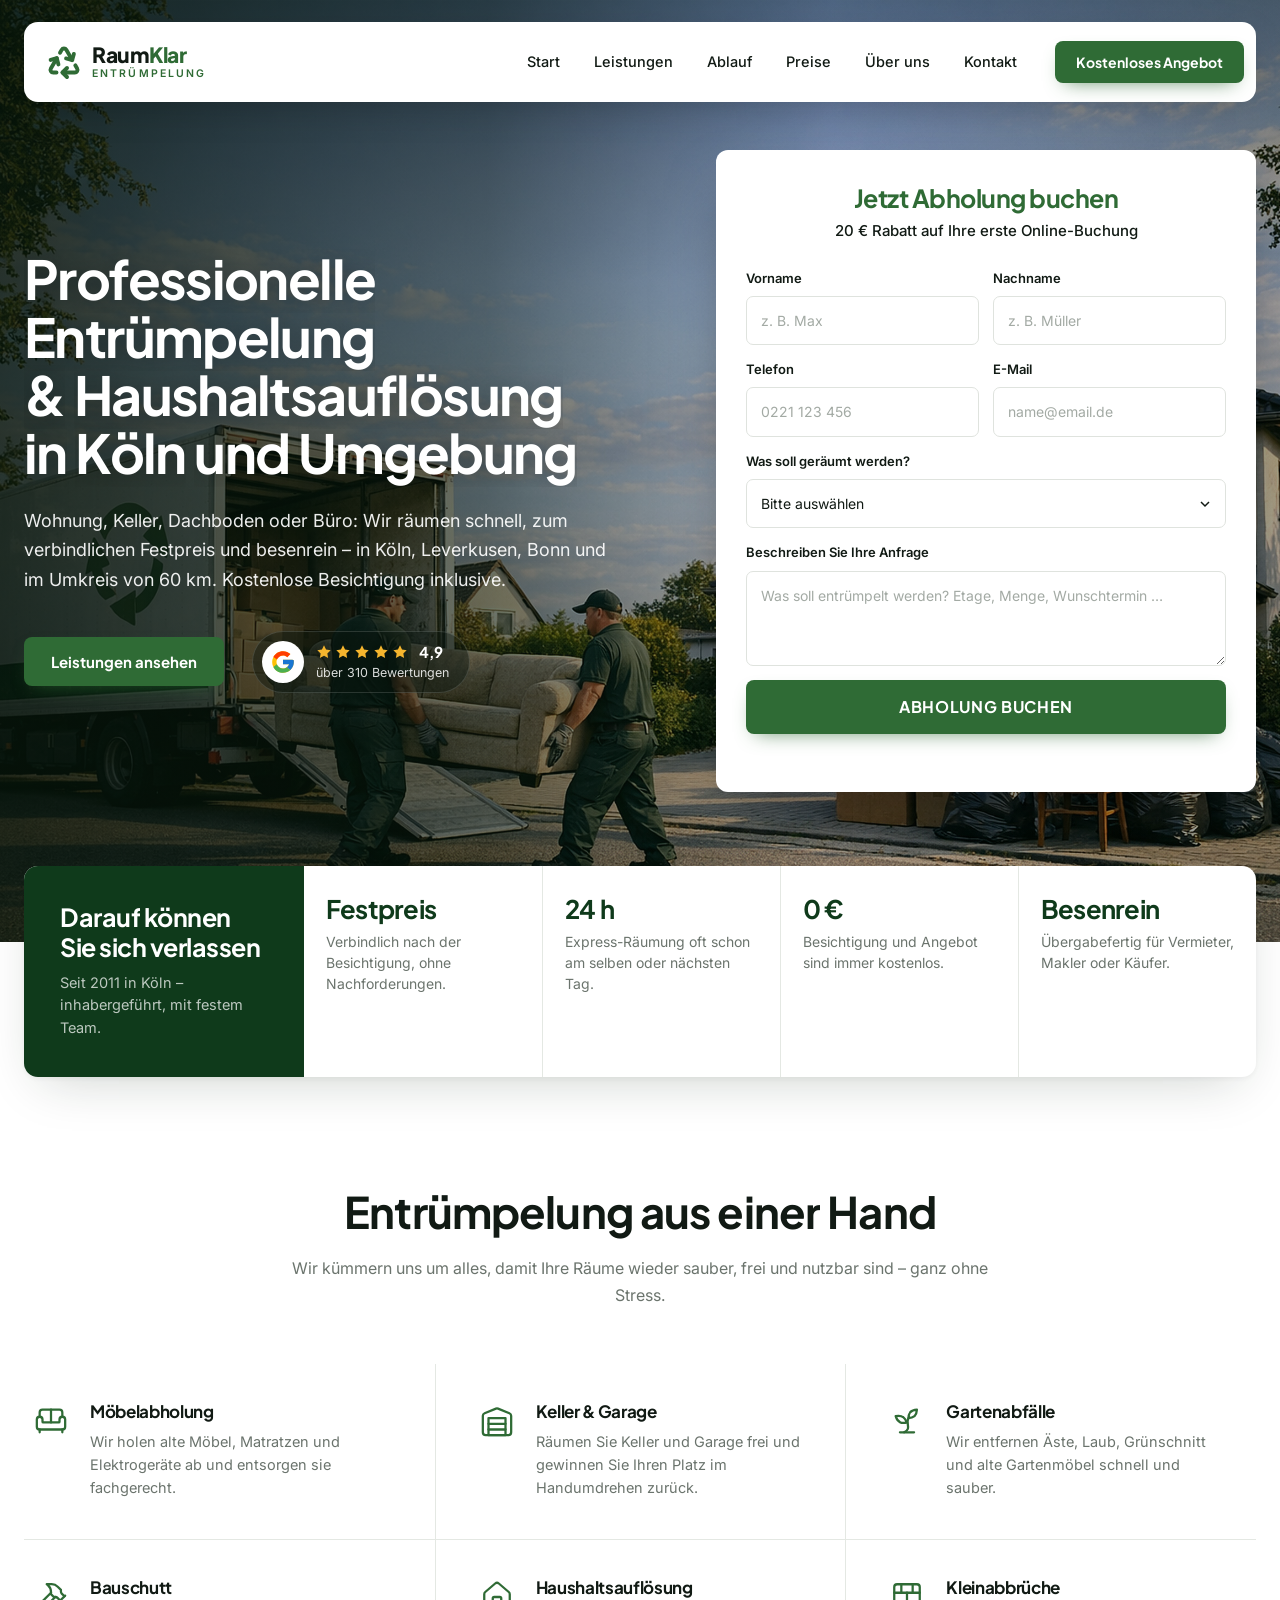
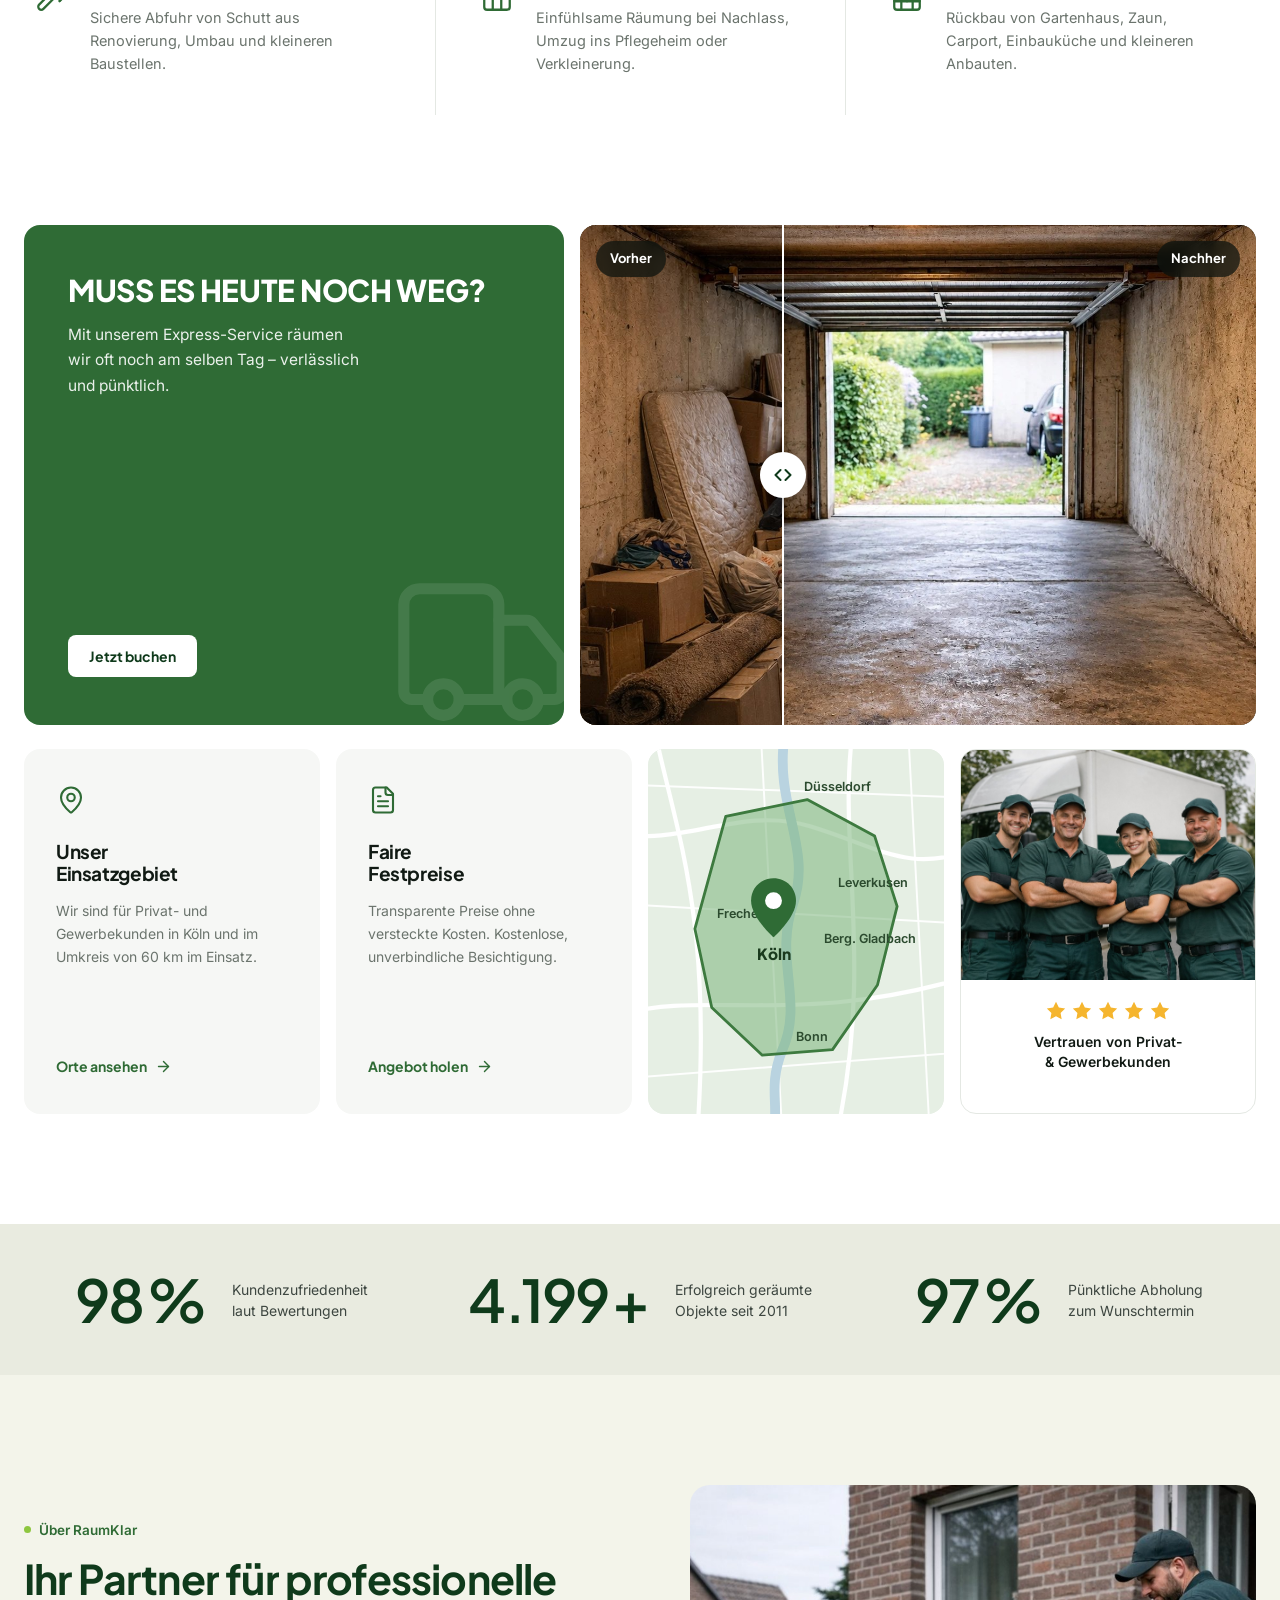
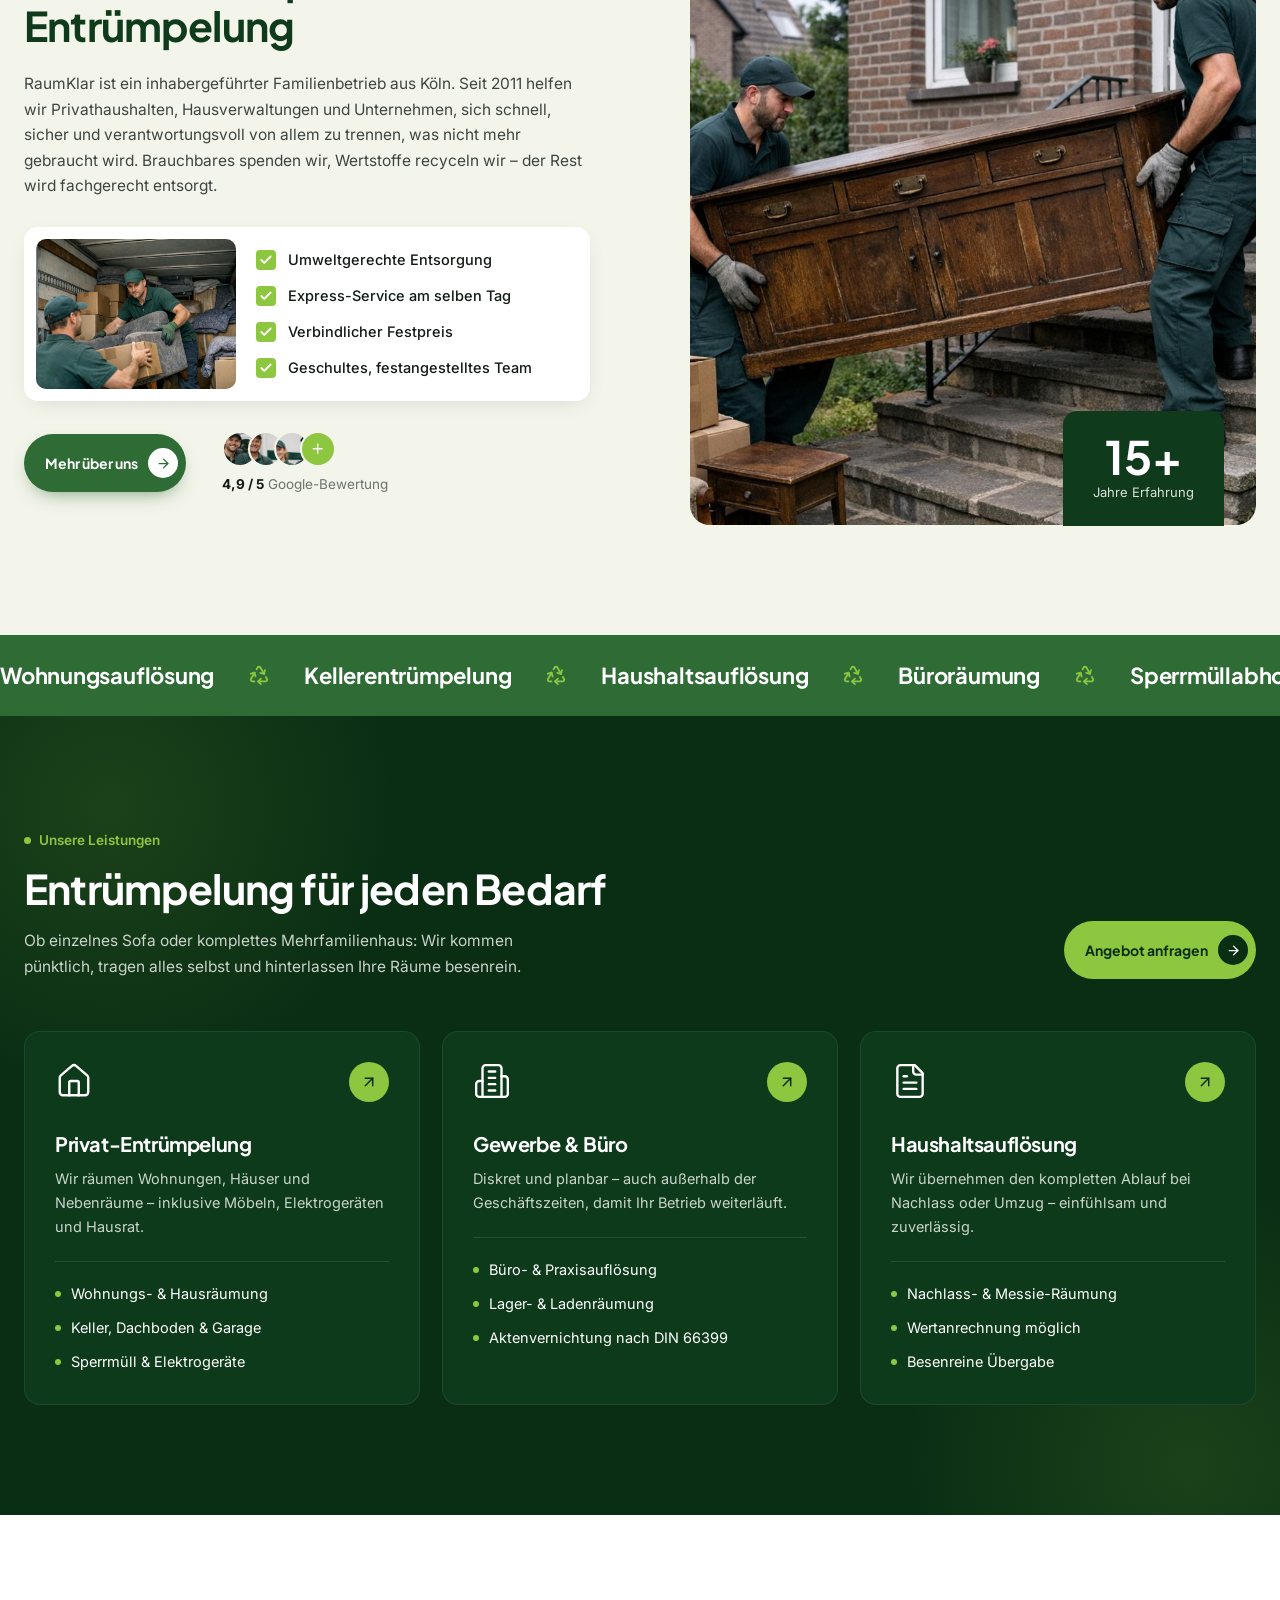
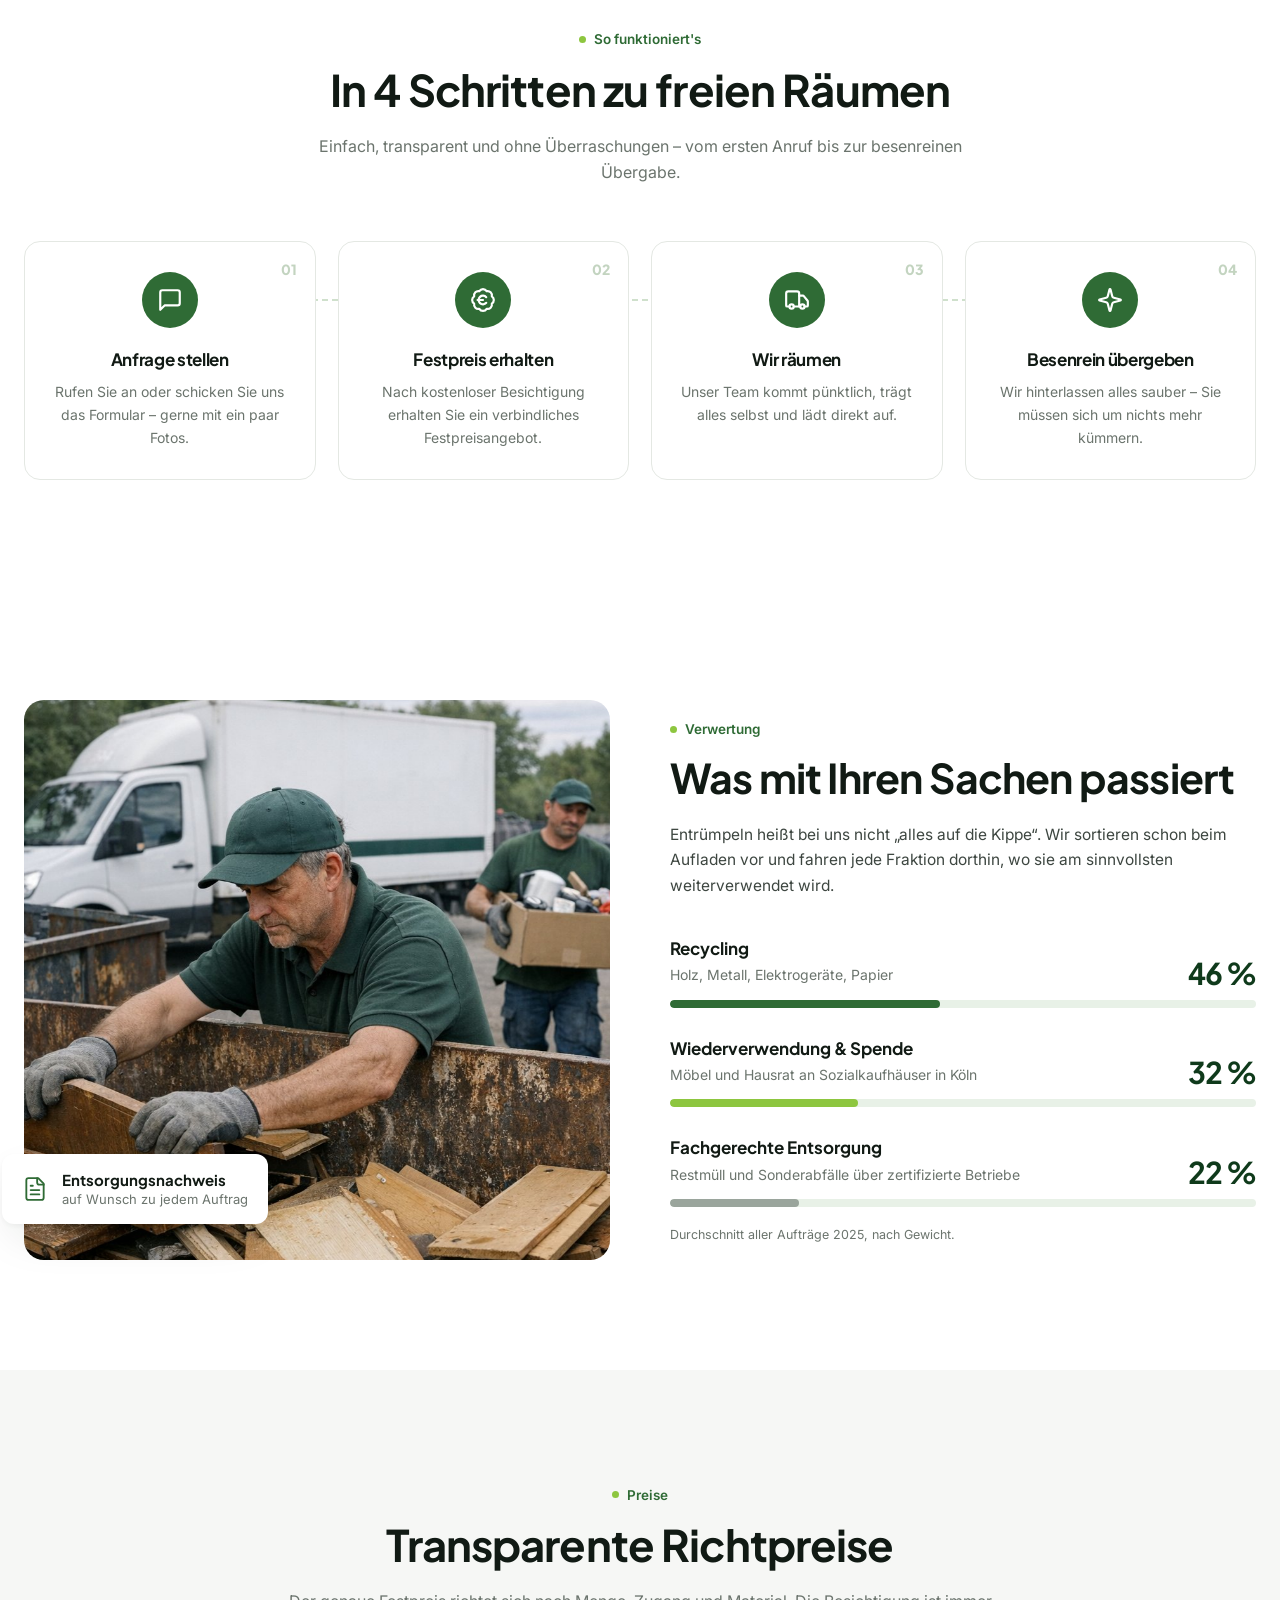
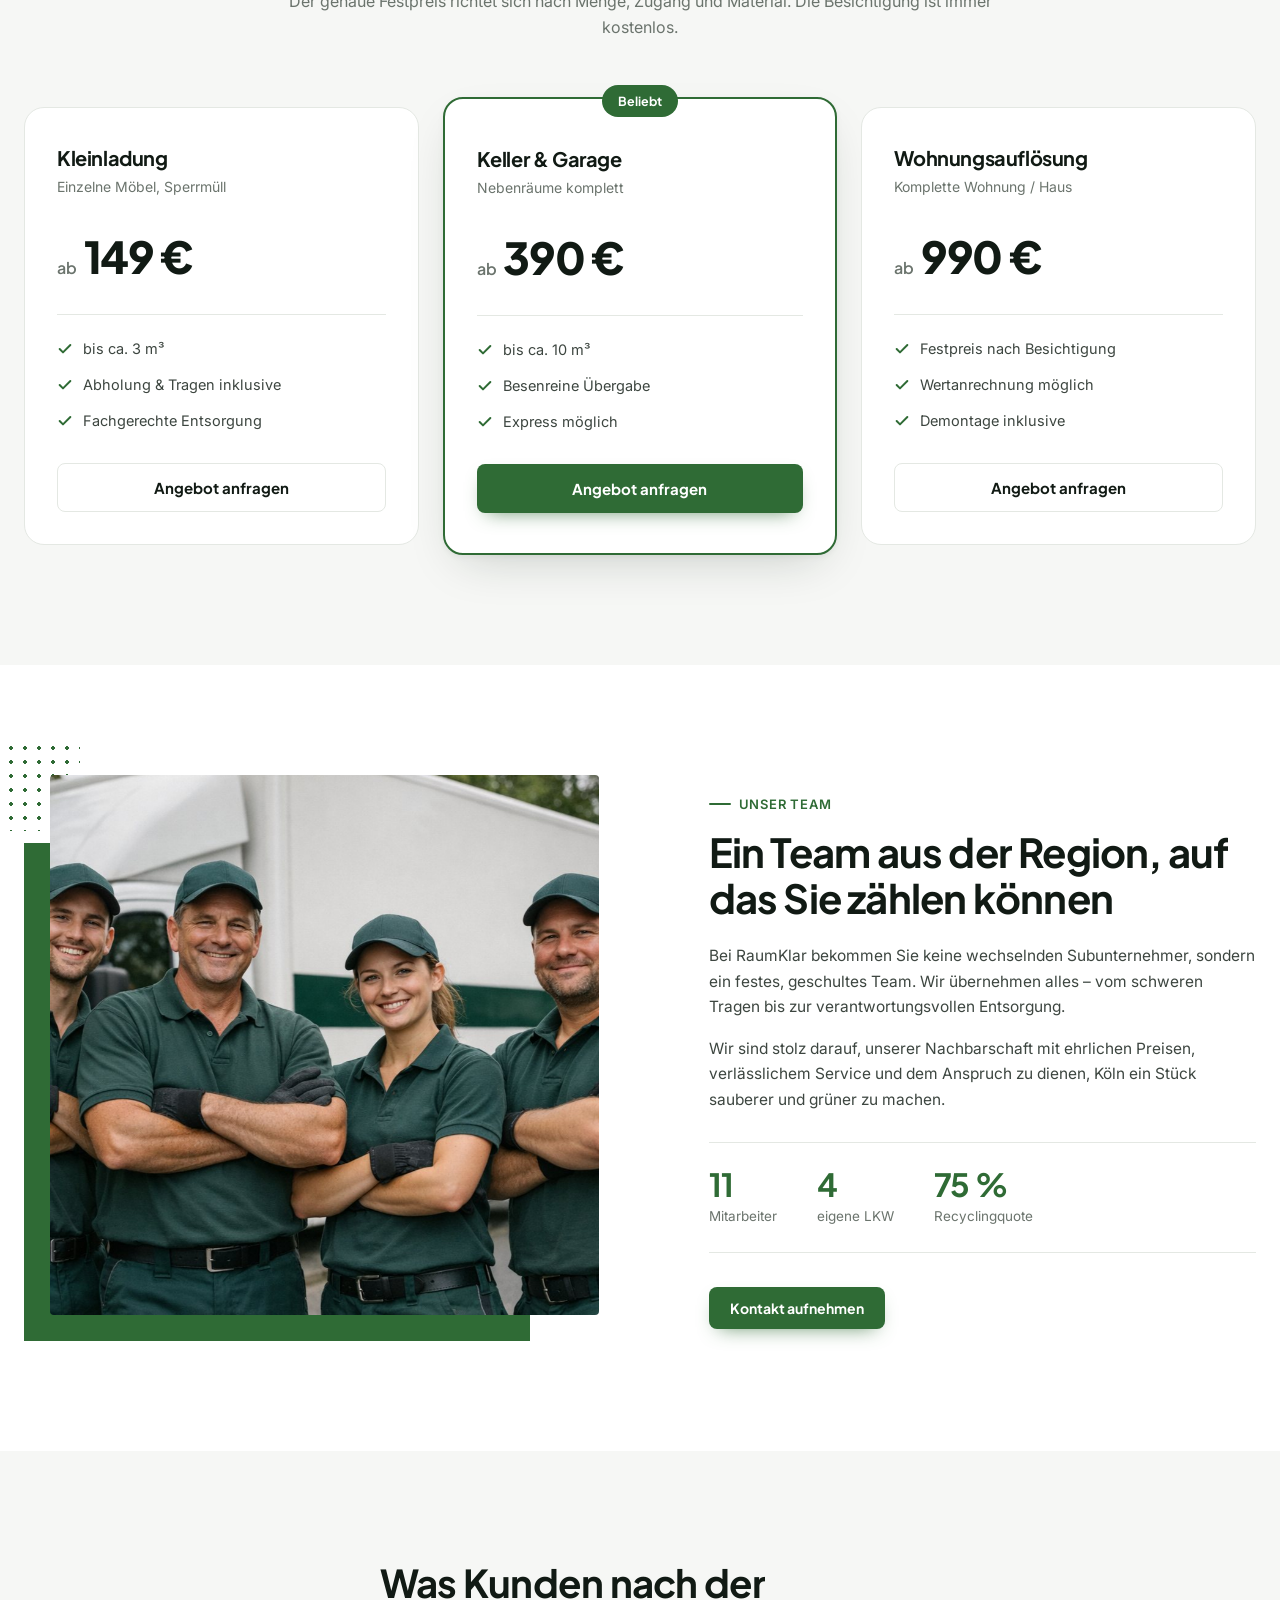
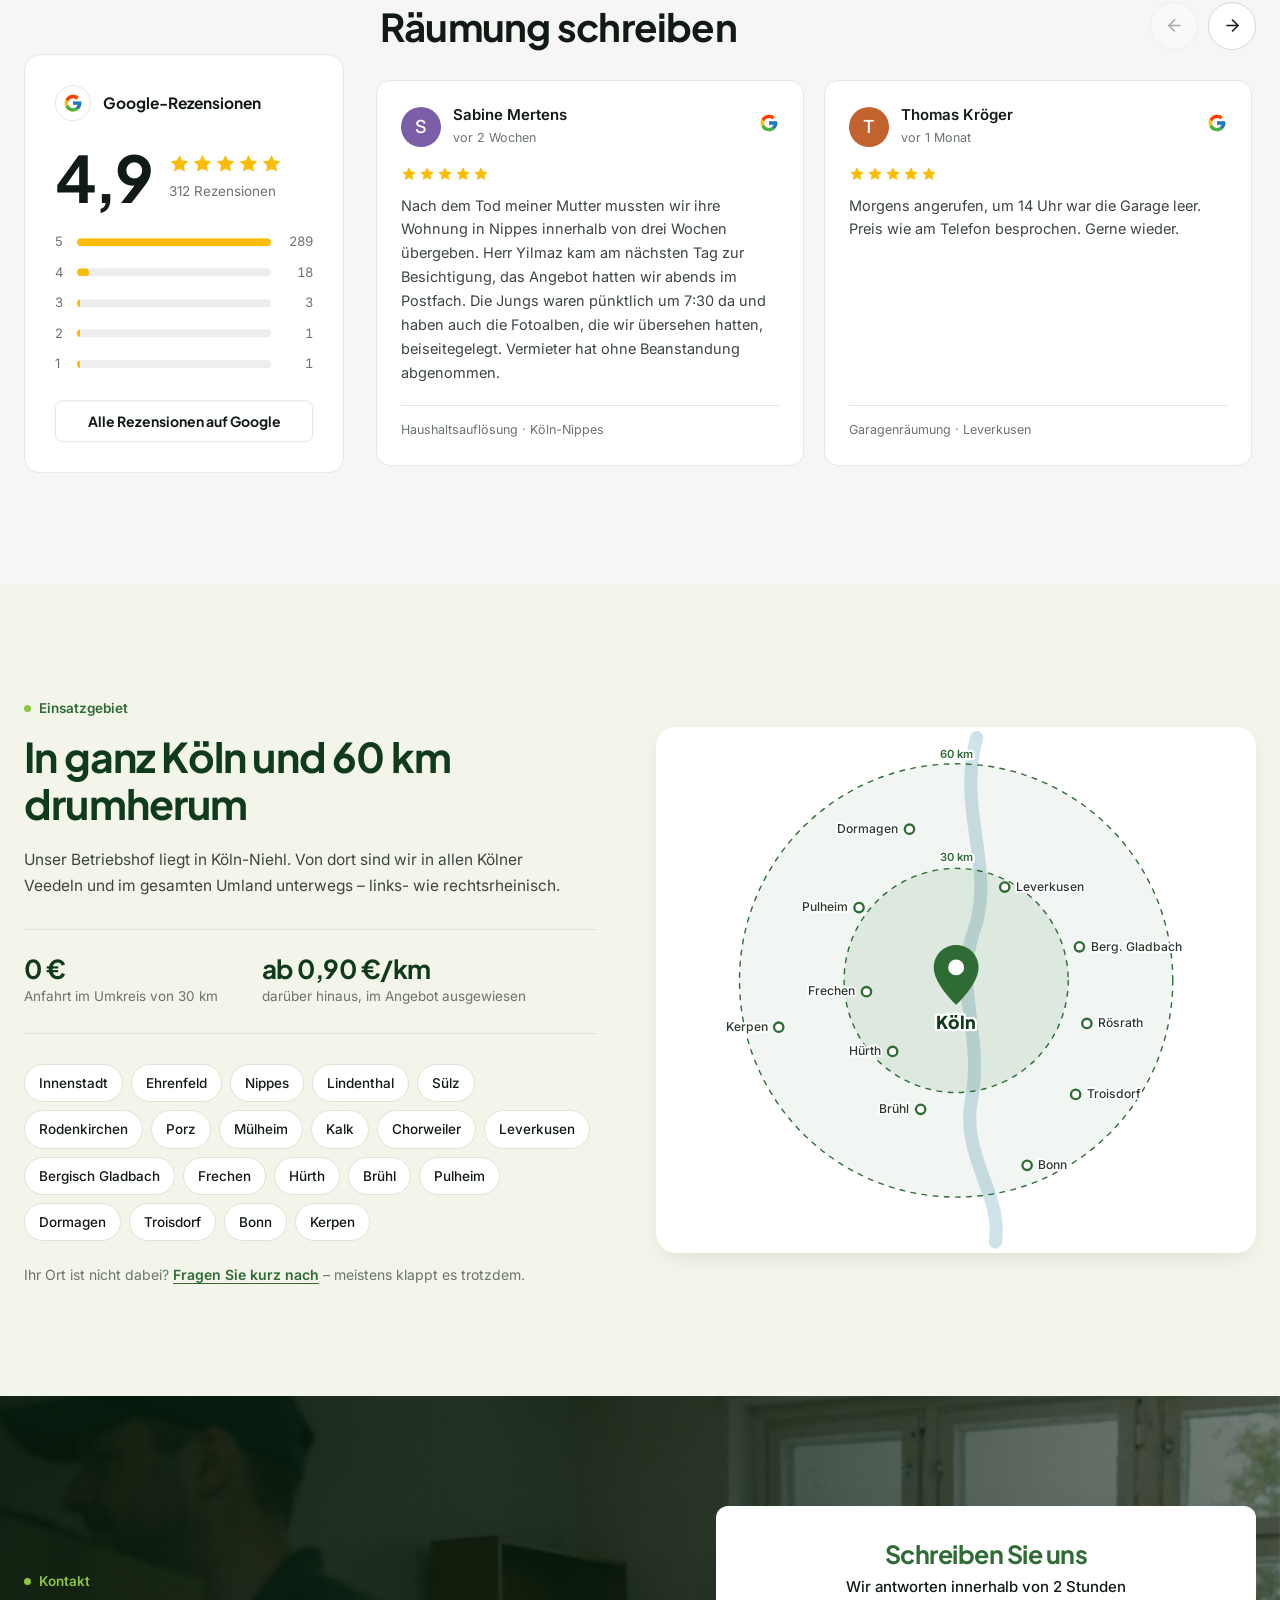
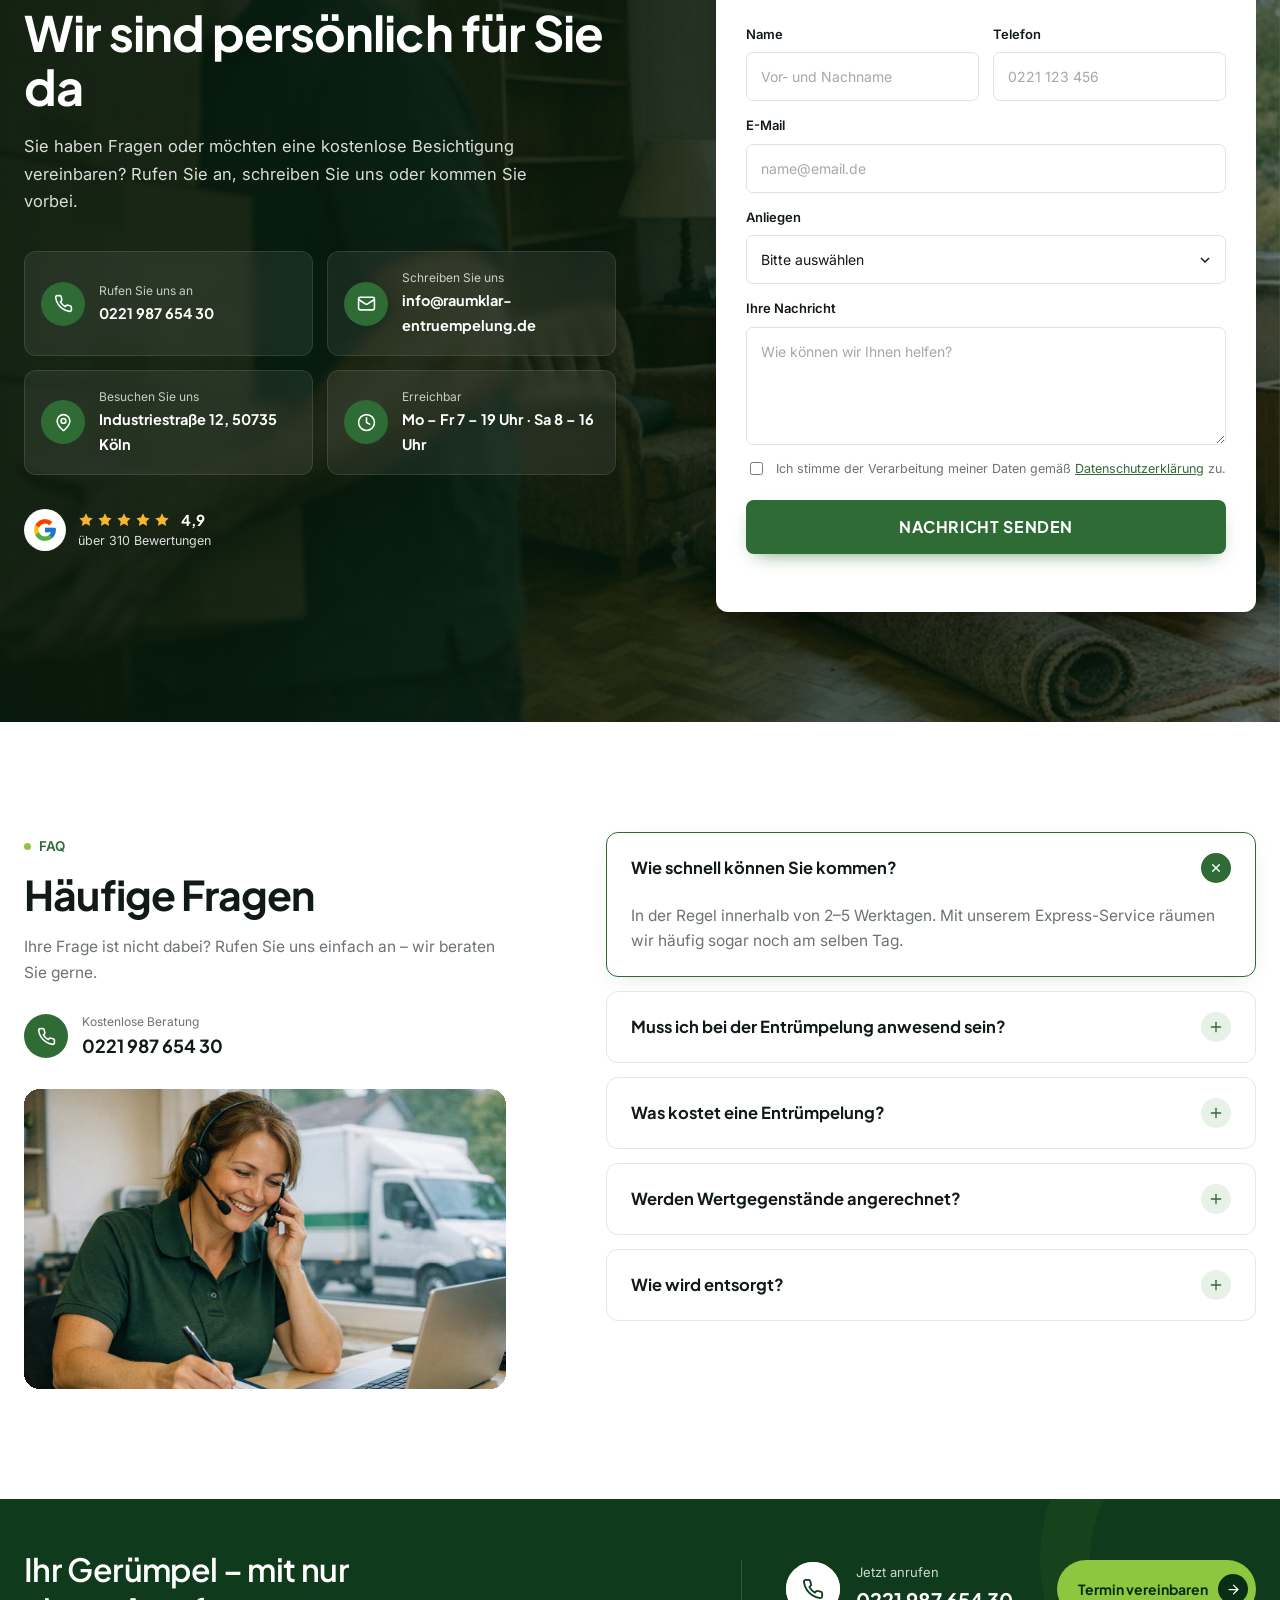
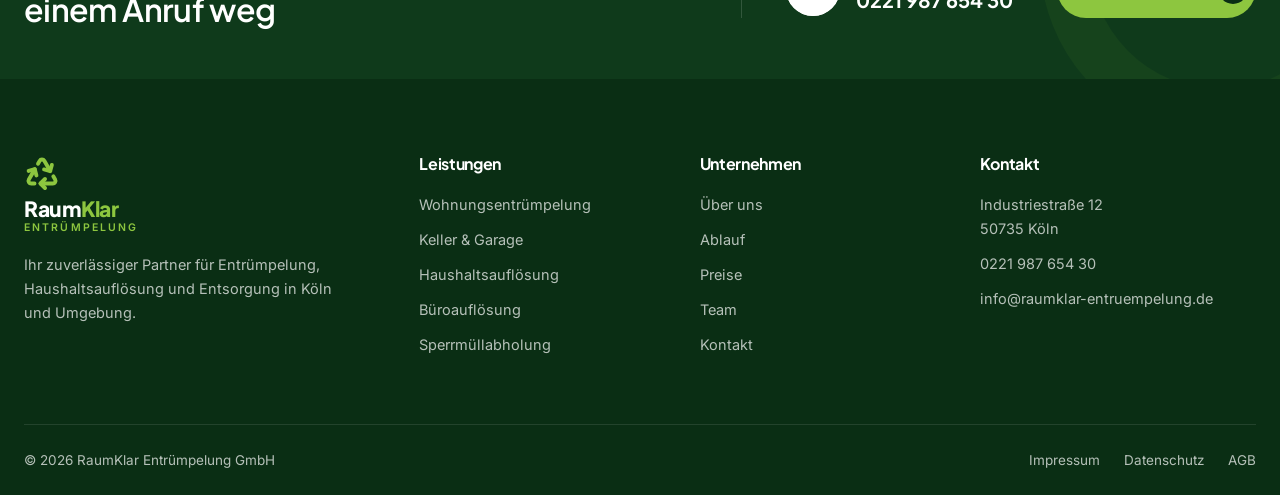
<file: index.html>
<!DOCTYPE html> <html lang="de"> <head> <meta charset="UTF-8"> <meta name="viewport" content="width=device-width, initial-scale=1, viewport-fit=cover"> <meta http-equiv="X-UA-Compatible" content="IE=edge"> <meta http-equiv="content-language" content="de-DE"> <title>Entrümpelung &amp; Haushaltsauflösung in Köln – Festpreis, Express &amp; besenrein | RaumKlar</title> <meta name="title" content="Entrümpelung &amp; Haushaltsauflösung in Köln – Festpreis, Express &amp; besenrein | RaumKlar">
<meta name="description" content="RaumKlar Entrümpelung Köln: Haushaltsauflösung, Wohnungsauflösung, Keller-, Dachboden- und Garagenentrümpelung, Büro- und Nachlassräumung in Köln, Leverkusen, Bonn und Umgebung. Verbindlicher Festpreis, kostenlose Besichtigung, Express am selben Tag, besenreine Übergabe."> <meta name="keywords" content="Entrümpelung Köln, Haushaltsauflösung Köln, Wohnungsauflösung Köln, Kellerentrümpelung Köln, Sperrmüllabholung Köln, Büroauflösung Köln, Nachlassräumung Köln, Entrümpelung Leverkusen, Entrümpelung Bergisch Gladbach, Entrümpelung Bonn, Entrümpelung Frechen, Entrümpelung Hürth, Entrümpelung Brühl, Entrümpelung Pulheim, Entrümpelung Dormagen, Entrümpelung Troisdorf, Entrümpelung Kerpen, Entrümpelung Rösrath, Entrümpelung Siegburg, Entrümpelung Wesseling, Entrümpelung Erftstadt, Entrümpelung Bergheim, Entrümpelung Niederkassel, Entrümpelung Overath, Entrümpelung Köln Innenstadt, Entrümpelung Köln Ehrenfeld, Entrümpelung Köln Nippes, Entrümpelung Köln Lindenthal, Entrümpelung Köln Sülz, Entrümpelung Köln Rodenkirchen, Entrümpelung Köln Porz, Entrümpelung Köln Mülheim, Entrümpelung Köln Kalk, Entrümpelung Köln Chorweiler, Entrümpelung Köln Deutz, Entrümpelung Köln Niehl, Entrümpelung Köln Longerich, Entrümpelung Köln Bayenthal, Entrümpelung Köln Zollstock, Entrümpelung Köln Braunsfeld, Entrümpelung Köln Dellbrück, Entrümpelung Köln Weiden, Entrümpelung Festpreis, Entrümpelung Kosten, Entrümpelung Preise, Entrümpelung günstig, Entrümpelung sofort, Express Entrümpelung, Entrümpelung am selben Tag, Entrümpelungsfirma Köln, Entrümpelungsunternehmen, Entrümpler Köln, Entrümpelung in der Nähe, besenreine Übergabe, kostenlose Besichtigung, Wertanrechnung Entrümpelung, Dachboden entrümpeln, Garage entrümpeln, Keller ausräumen, Wohnung räumen lassen, Haus entrümpeln, Möbel entsorgen Köln, Sperrmüll entsorgen Köln, Elektroschrott Abholung, Messie Wohnung räumen, Entrümpelung nach Todesfall, Entrümpelung Pflegeheim Umzug, Gewerbeentrümpelung Köln, Lagerräumung Köln, Praxisauflösung Köln, Aktenvernichtung DIN 66399, umweltgerechte Entsorgung, Recycling Köln, Entsorgungsnachweis, Rheinland, NRW, RaumKlar">
<meta name="author" content="RaumKlar Entrümpelung GmbH"> <meta name="publisher" content="RaumKlar Entrümpelung GmbH"> <meta name="copyright" content="© 2026 RaumKlar Entrümpelung GmbH"> <meta name="owner" content="RaumKlar Entrümpelung GmbH"> <meta name="page-topic" content="Entrümpelung, Haushaltsauflösung, Entsorgung"> <meta name="page-type" content="Dienstleistung, Handwerk, Lokales Unternehmen"> <meta name="audience" content="Privatkunden, Gewerbekunden, Hausverwaltungen, Erbengemeinschaften, Makler">
<meta name="subject" content="Entrümpelung und Haushaltsauflösung in Köln und Umgebung"> <meta name="abstract" content="Entrümpelungsfirma aus Köln für Privat und Gewerbe – Festpreis, Express-Service, besenreine Übergabe."> <meta name="classification" content="Business, Local Services, Waste Removal"> <meta name="category" content="Entrümpelung"> <meta name="coverage" content="Köln, Rheinland, Nordrhein-Westfalen"> <meta name="distribution" content="global">
<meta name="rating" content="general"> <meta name="language" content="de"> <meta name="revisit-after" content="7 days"> <meta name="generator" content="RaumKlar Web"> <meta name="referrer" content="strict-origin-when-cross-origin"> <meta name="robots" content="index, follow, max-snippet:-1, max-image-preview:large, max-video-preview:-1"> <meta name="googlebot" content="index, follow, max-snippet:-1, max-image-preview:large, max-video-preview:-1">
<meta name="googlebot-news" content="index, follow"> <meta name="bingbot" content="index, follow, max-snippet:-1, max-image-preview:large, max-video-preview:-1"> <meta name="slurp" content="index, follow"> <meta name="duckduckbot" content="index, follow"> <meta name="yandex" content="index, follow"> <meta name="google" content="notranslate"> <meta name="google-site-verification" content="RK7f2Qx9mLwVb3nZp0TtYc5dHs8uJeA1oGi4kNrXyMw">
<meta name="msvalidate.01" content="4C1A7E9D2B5F8036A1D4C7E0B3F69258"> <meta name="yandex-verification" content="a81c4e7f20b93d56"> <meta name="p:domain_verify" content="9e2b7c41d05f8a36b1c7e4d9f2a05b68"> <meta name="facebook-domain-verification" content="q7m2x9k4v1b8n5c3z6l0p2r4t8w1y3"> <link rel="canonical" href="https://wmentrmpelung.vercel.app/"> <link rel="alternate" hreflang="de" href="https://wmentrmpelung.vercel.app/">
<link rel="alternate" hreflang="de-DE" href="https://wmentrmpelung.vercel.app/"> <link rel="alternate" hreflang="de-AT" href="https://wmentrmpelung.vercel.app/"> <link rel="alternate" hreflang="de-CH" href="https://wmentrmpelung.vercel.app/"> <link rel="alternate" hreflang="x-default" href="https://wmentrmpelung.vercel.app/"> <link rel="sitemap" type="application/xml" title="Sitemap" href="https://wmentrmpelung.vercel.app/sitemap.xml">
<meta name="geo.region" content="DE-NW"> <meta name="geo.placename" content="Köln"> <meta name="geo.position" content="50.9787;6.9603"> <meta name="ICBM" content="50.9787, 6.9603"> <meta name="geo.country" content="DE"> <meta name="geo.a1" content="Nordrhein-Westfalen"> <meta name="geo.a2" content="Regierungsbezirk Köln"> <meta name="geo.a3" content="Köln"> <meta property="place:location:latitude" content="50.9787"> <meta property="place:location:longitude" content="6.9603">
<meta property="business:contact_data:street_address" content="Industriestraße 12"> <meta property="business:contact_data:locality" content="Köln"> <meta property="business:contact_data:region" content="Nordrhein-Westfalen"> <meta property="business:contact_data:postal_code" content="50735"> <meta property="business:contact_data:country_name" content="Deutschland"> <meta property="business:contact_data:email" content="info@raumklar-entruempelung.de">
<meta property="business:contact_data:phone_number" content="+49 221 98765430"> <meta property="business:contact_data:website" content="https://wmentrmpelung.vercel.app/"> <meta property="business:hours:day" content="monday tuesday wednesday thursday friday"> <meta property="business:hours:start" content="07:00"> <meta property="business:hours:end" content="19:00"> <meta name="service-area" content="Köln, Leverkusen, Bergisch Gladbach, Bonn, Frechen, Hürth, Brühl, Pulheim, Dormagen, Troisdorf, Kerpen, Rösrath, Siegburg, Wesseling, Erftstadt, Bergheim, Niederkassel, Overath">
<meta name="city-districts" content="Köln-Innenstadt, Köln-Ehrenfeld, Köln-Nippes, Köln-Lindenthal, Köln-Sülz, Köln-Rodenkirchen, Köln-Porz, Köln-Mülheim, Köln-Kalk, Köln-Chorweiler, Köln-Deutz, Köln-Niehl, Köln-Longerich, Köln-Bayenthal, Köln-Zollstock, Köln-Braunsfeld, Köln-Dellbrück, Köln-Weiden"> <meta name="services" content="Entrümpelung, Haushaltsauflösung, Wohnungsauflösung, Kellerentrümpelung, Dachbodenentrümpelung, Garagenentrümpelung, Nachlassräumung, Büroauflösung, Gewerbeentrümpelung, Messie-Räumung, Sperrmüllabholung, Möbelentsorgung, Elektroschrott-Entsorgung, Bauschutt-Entsorgung, Gartenabfall-Entsorgung, Kleinabbruch und Rückbau, Lagerräumung, Praxisauflösung, Aktenvernichtung, Besenreine Übergabe">
<link rel="schema.DC" href="http://purl.org/dc/elements/1.1/"> <link rel="schema.DCTERMS" href="http://purl.org/dc/terms/"> <meta name="DC.title" content="Entrümpelung &amp; Haushaltsauflösung in Köln – Festpreis, Express &amp; besenrein | RaumKlar"> <meta name="DC.creator" content="RaumKlar Entrümpelung GmbH"> <meta name="DC.subject" content="Entrümpelung; Haushaltsauflösung; Wohnungsauflösung; Entsorgung; Köln"> <meta name="DC.description" content="RaumKlar Entrümpelung Köln: Haushaltsauflösung, Wohnungsauflösung, Keller-, Dachboden- und Garagenentrümpelung, Büro- und Nachlassräumung in Köln, Leverkusen, Bonn und Umgebung. Verbindlicher Festpreis, kostenlose Besichtigung, Express am selben Tag, besenreine Übergabe.">
<meta name="DC.publisher" content="RaumKlar Entrümpelung GmbH"> <meta name="DC.contributor" content="RaumKlar Team Köln"> <meta name="DC.date" content="2026-10-07"> <meta name="DC.type" content="Service"> <meta name="DC.format" content="text/html"> <meta name="DC.identifier" content="https://wmentrmpelung.vercel.app/"> <meta name="DC.source" content="https://wmentrmpelung.vercel.app/"> <meta name="DC.language" content="de-DE">
<meta name="DC.coverage" content="Köln, Nordrhein-Westfalen, Deutschland"> <meta name="DC.rights" content="© 2026 RaumKlar Entrümpelung GmbH. Alle Rechte vorbehalten."> <meta name="DCTERMS.created" content="2011-03-01"> <meta name="DCTERMS.modified" content="2026-10-07"> <meta name="DCTERMS.spatial" content="Köln"> <meta name="DCTERMS.audience" content="Privat- und Gewerbekunden"> <meta property="og:type" content="business.business">
<meta property="og:locale" content="de_DE"> <meta property="og:locale:alternate" content="de_AT"> <meta property="og:locale:alternate" content="de_CH"> <meta property="og:site_name" content="RaumKlar Entrümpelung"> <meta property="og:title" content="Entrümpelung &amp; Haushaltsauflösung in Köln – Festpreis, Express &amp; besenrein | RaumKlar"> <meta property="og:description" content="RaumKlar Entrümpelung Köln: Haushaltsauflösung, Wohnungsauflösung, Keller-, Dachboden- und Garagenentrümpelung, Büro- und Nachlassräumung in Köln, Leverkusen, Bonn und Umgebung. Verbindlicher Festpreis, kostenlose Besichtigung, Express am selben Tag, besenreine Übergabe.">
<meta property="og:url" content="https://wmentrmpelung.vercel.app/"> <meta property="og:determiner" content="auto"> <meta property="og:image" content="https://wmentrmpelung.vercel.app/assets/img/hero.jpg"> <meta property="og:image:secure_url" content="https://wmentrmpelung.vercel.app/assets/img/hero.jpg"> <meta property="og:image:type" content="image/jpeg"> <meta property="og:image:width" content="2560"> <meta property="og:image:height" content="1707">
<meta property="og:image:alt" content="Zwei RaumKlar-Mitarbeiter tragen ein Sofa in den Entrümpelungs-LKW vor einem Einfamilienhaus in Köln"> <meta property="og:image" content="https://wmentrmpelung.vercel.app/assets/img/team.jpg"> <meta property="og:image:type" content="image/jpeg"> <meta property="og:image:width" content="1536"> <meta property="og:image:height" content="1024"> <meta property="og:image:alt" content="Das Team von RaumKlar Entrümpelung Köln">
<meta property="og:image" content="https://wmentrmpelung.vercel.app/assets/img/before.jpg"> <meta property="og:image:alt" content="Garage vor der Entrümpelung"> <meta property="og:image" content="https://wmentrmpelung.vercel.app/assets/img/after.jpg"> <meta property="og:image:alt" content="Garage nach der Entrümpelung – besenrein"> <meta property="og:email" content="info@raumklar-entruempelung.de"> <meta property="og:phone_number" content="+49 221 98765430">
<meta property="og:street-address" content="Industriestraße 12"> <meta property="og:locality" content="Köln"> <meta property="og:region" content="NW"> <meta property="og:postal-code" content="50735"> <meta property="og:country-name" content="Deutschland"> <meta property="og:latitude" content="50.9787"> <meta property="og:longitude" content="6.9603"> <meta property="og:updated_time" content="2026-10-07T09:00:00+02:00">
<meta property="article:publisher" content="https://www.facebook.com/raumklar.entruempelung"> <meta property="article:modified_time" content="2026-10-07T09:00:00+02:00"> <meta property="fb:app_id" content="1029384756102938"> <meta name="twitter:card" content="summary_large_image"> <meta name="twitter:site" content="@raumklar_koeln"> <meta name="twitter:creator" content="@raumklar_koeln"> <meta name="twitter:domain" content="wmentrmpelung.vercel.app">
<meta name="twitter:url" content="https://wmentrmpelung.vercel.app/"> <meta name="twitter:title" content="Entrümpelung &amp; Haushaltsauflösung in Köln – Festpreis, Express &amp; besenrein | RaumKlar"> <meta name="twitter:description" content="RaumKlar Entrümpelung Köln: Haushaltsauflösung, Wohnungsauflösung, Keller-, Dachboden- und Garagenentrümpelung, Büro- und Nachlassräumung in Köln, Leverkusen, Bonn und Umgebung. Verbindlicher Festpreis, kostenlose Besichtigung, Express am selben Tag, besenreine Übergabe.">
<meta name="twitter:image" content="https://wmentrmpelung.vercel.app/assets/img/hero.jpg"> <meta name="twitter:image:alt" content="RaumKlar Entrümpelung Köln – Mitarbeiter beim Beladen des LKW"> <meta name="twitter:label1" content="Einsatzgebiet"> <meta name="twitter:data1" content="Köln + 60 km Umkreis"> <meta name="twitter:label2" content="Preis"> <meta name="twitter:data2" content="Festpreis ab 149 €"> <meta name="theme-color" content="#2f6b35">
<meta name="color-scheme" content="light"> <meta name="application-name" content="RaumKlar Entrümpelung"> <meta name="apple-mobile-web-app-title" content="RaumKlar"> <meta name="apple-mobile-web-app-capable" content="yes"> <meta name="mobile-web-app-capable" content="yes"> <meta name="apple-mobile-web-app-status-bar-style" content="default"> <meta name="format-detection" content="telephone=yes, address=yes, email=yes">
<meta name="HandheldFriendly" content="true"> <meta name="MobileOptimized" content="390"> <meta name="msapplication-TileColor" content="#2f6b35"> <meta name="msapplication-config" content="none"> <meta name="msapplication-tooltip" content="Entrümpelung &amp; Haushaltsauflösung Köln"> <meta name="msapplication-starturl" content="https://wmentrmpelung.vercel.app/"> <meta name="apple-touch-fullscreen" content="yes"> <meta name="theme-color" media="(prefers-color-scheme: dark)" content="#0a2e14">
<link rel="icon" href="assets/img/favicon.svg" type="image/svg+xml"> <link rel="mask-icon" href="assets/img/favicon.svg" color="#2f6b35"> <link rel="apple-touch-icon" href="assets/img/favicon.svg"> <link rel="dns-prefetch" href="//fonts.googleapis.com"> <link rel="dns-prefetch" href="//fonts.gstatic.com"> <link rel="preconnect" href="https://fonts.googleapis.com"> <link rel="preconnect" href="https://fonts.gstatic.com" crossorigin>
<link href="https://fonts.googleapis.com/css2?family=Plus+Jakarta+Sans:wght@500;600;700;800&family=Inter:wght@400;500;600&display=swap" rel="stylesheet"> <link rel="preload" as="style" href="assets/css/style.css"> <link rel="preload" as="script" href="assets/js/main.js"> <link rel="preload" as="image" href="assets/img/hero.jpg" media="(min-width: 961px)" fetchpriority="high"> <link rel="preload" as="image" href="assets/img/hero-mobile.jpg" media="(max-width: 960px)" fetchpriority="high">
<link rel="preload" as="image" href="assets/img/before.jpg"> <link rel="preload" as="image" href="assets/img/after.jpg"> <link rel="preload" as="image" href="assets/img/team.jpg"> <link rel="preload" as="image" href="assets/img/sorting.jpg"> <link rel="preload" as="image" href="assets/img/loading.jpg"> <link rel="preload" as="image" href="assets/img/about.jpg"> <link rel="preload" as="image" href="assets/img/cleanout.jpg">
<link rel="preload" as="image" href="assets/img/contact.jpg"> <link rel="stylesheet" href="assets/css/style.css"> <script type="application/ld+json">{"@context":"https://schema.org","@type":["LocalBusiness","HomeAndConstructionBusiness"],"@id":"https://wmentrmpelung.vercel.app/#unternehmen","name":"RaumKlar Entrümpelung","legalName":"RaumKlar Entrümpelung GmbH","alternateName":["RaumKlar","RaumKlar Köln","RaumKlar Haushaltsauflösung"],"slogan":"Wir machen Platz – schnell, fair und besenrein.","description":"RaumKlar Entrümpelung Köln: Haushaltsauflösung, Wohnungsauflösung, Keller-, Dachboden- und Garagenentrümpelung, Büro- und Nachlassräumung in Köln, Leverkusen, Bonn und Umgebung. Verbindlicher Festpreis, kostenlose Besichtigung, Express am selben Tag, besenreine Übergabe.","url":"https://wmentrmpelung.vercel.app/","logo":"https://wmentrmpelung.vercel.app/assets/img/favicon.svg","image":["https://wmentrmpelung.vercel.app/assets/img/hero.jpg","https://wmentrmpelung.vercel.app/assets/img/team.jpg","https://wmentrmpelung.vercel.app/assets/img/before.jpg","https://wmentrmpelung.vercel.app/assets/img/after.jpg","https://wmentrmpelung.vercel.app/assets/img/sorting.jpg"],"telephone":"+49 221 98765430","email":"info@raumklar-entruempelung.de","foundingDate":"2011","numberOfEmployees":{"@type":"QuantitativeValue","value":12},"priceRange":"€€","currenciesAccepted":"EUR","paymentAccepted":"Barzahlung, EC-Karte, Überweisung, Rechnung","address":{"@type":"PostalAddress","streetAddress":"Industriestraße 12","postalCode":"50735","addressLocality":"Köln","addressRegion":"Nordrhein-Westfalen","addressCountry":"DE"},"geo":{"@type":"GeoCoordinates","latitude":50.9787,"longitude":6.9603},"hasMap":"https://www.google.com/maps?q=Industriestra%C3%9Fe+12,+50735+K%C3%B6ln","openingHoursSpecification":[{"@type":"OpeningHoursSpecification","dayOfWeek":["Monday","Tuesday","Wednesday","Thursday","Friday"],"opens":"07:00","closes":"19:00"},
{"@type":"OpeningHoursSpecification","dayOfWeek":"Saturday","opens":"08:00","closes":"16:00"}],"areaServed":[{"@type":"City","name":"Köln"},{"@type":"City","name":"Leverkusen"},{"@type":"City","name":"Bergisch Gladbach"},{"@type":"City","name":"Bonn"},{"@type":"City","name":"Frechen"},{"@type":"City","name":"Hürth"},{"@type":"City","name":"Brühl"},{"@type":"City","name":"Pulheim"},{"@type":"City","name":"Dormagen"},{"@type":"City","name":"Troisdorf"},
{"@type":"City","name":"Kerpen"},{"@type":"City","name":"Rösrath"},{"@type":"City","name":"Siegburg"},{"@type":"City","name":"Wesseling"},{"@type":"City","name":"Erftstadt"},{"@type":"City","name":"Bergheim"},{"@type":"City","name":"Niederkassel"},{"@type":"City","name":"Overath"},{"@type":"GeoCircle","geoMidpoint":{"@type":"GeoCoordinates","latitude":50.9375,"longitude":6.9603},"geoRadius":"60000"}],"knowsAbout":["Entrümpelung","Haushaltsauflösung","Wohnungsauflösung","Kellerentrümpelung","Dachbodenentrümpelung","Garagenentrümpelung","Nachlassräumung","Büroauflösung","Gewerbeentrümpelung","Messie-Räumung","Sperrmüllabholung","Möbelentsorgung","Elektroschrott-Entsorgung","Bauschutt-Entsorgung","Gartenabfall-Entsorgung","Kleinabbruch und Rückbau","Lagerräumung","Praxisauflösung","Aktenvernichtung","Besenreine Übergabe"],"knowsLanguage":["de","en","tr"],"contactPoint":[{"@type":"ContactPoint","telephone":"+49 221 98765430","contactType":"customer service","areaServed":"DE","availableLanguage":["German","English","Turkish"]}],"sameAs":["https://www.facebook.com/raumklar.entruempelung","https://www.instagram.com/raumklar.koeln","https://www.linkedin.com/company/raumklar-entruempelung","https://www.youtube.com/@raumklar-koeln"],"hasOfferCatalog":{"@type":"OfferCatalog","name":"Entrümpelungs-Leistungen","itemListElement":[{"@type":"Offer","itemOffered":{"@type":"Service","name":"Entrümpelung","areaServed":"Köln und Umgebung"}},
{"@type":"Offer","itemOffered":{"@type":"Service","name":"Haushaltsauflösung","areaServed":"Köln und Umgebung"}},{"@type":"Offer","itemOffered":{"@type":"Service","name":"Wohnungsauflösung","areaServed":"Köln und Umgebung"}},{"@type":"Offer","itemOffered":{"@type":"Service","name":"Kellerentrümpelung","areaServed":"Köln und Umgebung"}},{"@type":"Offer","itemOffered":{"@type":"Service","name":"Dachbodenentrümpelung","areaServed":"Köln und Umgebung"}},
{"@type":"Offer","itemOffered":{"@type":"Service","name":"Garagenentrümpelung","areaServed":"Köln und Umgebung"}},{"@type":"Offer","itemOffered":{"@type":"Service","name":"Nachlassräumung","areaServed":"Köln und Umgebung"}},{"@type":"Offer","itemOffered":{"@type":"Service","name":"Büroauflösung","areaServed":"Köln und Umgebung"}},{"@type":"Offer","itemOffered":{"@type":"Service","name":"Gewerbeentrümpelung","areaServed":"Köln und Umgebung"}},
{"@type":"Offer","itemOffered":{"@type":"Service","name":"Messie-Räumung","areaServed":"Köln und Umgebung"}},{"@type":"Offer","itemOffered":{"@type":"Service","name":"Sperrmüllabholung","areaServed":"Köln und Umgebung"}},{"@type":"Offer","itemOffered":{"@type":"Service","name":"Möbelentsorgung","areaServed":"Köln und Umgebung"}},{"@type":"Offer","itemOffered":{"@type":"Service","name":"Elektroschrott-Entsorgung","areaServed":"Köln und Umgebung"}},
{"@type":"Offer","itemOffered":{"@type":"Service","name":"Bauschutt-Entsorgung","areaServed":"Köln und Umgebung"}},{"@type":"Offer","itemOffered":{"@type":"Service","name":"Gartenabfall-Entsorgung","areaServed":"Köln und Umgebung"}},{"@type":"Offer","itemOffered":{"@type":"Service","name":"Kleinabbruch und Rückbau","areaServed":"Köln und Umgebung"}},{"@type":"Offer","itemOffered":{"@type":"Service","name":"Lagerräumung","areaServed":"Köln und Umgebung"}},
{"@type":"Offer","itemOffered":{"@type":"Service","name":"Praxisauflösung","areaServed":"Köln und Umgebung"}},{"@type":"Offer","itemOffered":{"@type":"Service","name":"Aktenvernichtung","areaServed":"Köln und Umgebung"}},{"@type":"Offer","itemOffered":{"@type":"Service","name":"Besenreine Übergabe","areaServed":"Köln und Umgebung"}}]},"makesOffer":[{"@type":"Offer","name":"Kleinladung – einzelne Möbel & Sperrmüll","priceCurrency":"EUR","price":"149","priceSpecification":{"@type":"PriceSpecification","minPrice":"149","priceCurrency":"EUR","valueAddedTaxIncluded":true}},
{"@type":"Offer","name":"Keller- & Garagenentrümpelung","priceCurrency":"EUR","price":"390","priceSpecification":{"@type":"PriceSpecification","minPrice":"390","priceCurrency":"EUR","valueAddedTaxIncluded":true}},{"@type":"Offer","name":"Wohnungsauflösung komplett","priceCurrency":"EUR","price":"990","priceSpecification":{"@type":"PriceSpecification","minPrice":"990","priceCurrency":"EUR","valueAddedTaxIncluded":true}}],"aggregateRating":{"@type":"AggregateRating","ratingValue":"4.9","bestRating":"5","worstRating":"1","reviewCount":"312"}}</script>
<script type="application/ld+json">{"@context":"https://schema.org","@type":"WebSite","@id":"https://wmentrmpelung.vercel.app/#website","url":"https://wmentrmpelung.vercel.app/","name":"RaumKlar Entrümpelung Köln","inLanguage":"de-DE","publisher":{"@id":"https://wmentrmpelung.vercel.app/#unternehmen"},"potentialAction":{"@type":"SearchAction","target":{"@type":"EntryPoint","urlTemplate":"https://wmentrmpelung.vercel.app/?s={search_term_string}"},"query-input":"required name=search_term_string"}}</script>
<script type="application/ld+json">{"@context":"https://schema.org","@type":"WebPage","@id":"https://wmentrmpelung.vercel.app/#webpage","url":"https://wmentrmpelung.vercel.app/","name":"Entrümpelung & Haushaltsauflösung in Köln – Festpreis, Express & besenrein | RaumKlar","description":"RaumKlar Entrümpelung Köln: Haushaltsauflösung, Wohnungsauflösung, Keller-, Dachboden- und Garagenentrümpelung, Büro- und Nachlassräumung in Köln, Leverkusen, Bonn und Umgebung. Verbindlicher Festpreis, kostenlose Besichtigung, Express am selben Tag, besenreine Übergabe.","inLanguage":"de-DE","isPartOf":{"@id":"https://wmentrmpelung.vercel.app/#website"},"about":{"@id":"https://wmentrmpelung.vercel.app/#unternehmen"},"primaryImageOfPage":{"@type":"ImageObject","url":"https://wmentrmpelung.vercel.app/assets/img/hero.jpg","width":2560,"height":1707},"datePublished":"2026-09-29","dateModified":"2026-10-07","speakable":{"@type":"SpeakableSpecification","cssSelector":[".hero h1",".hero-content p"]}}</script>
<script type="application/ld+json">{"@context":"https://schema.org","@type":"BreadcrumbList","itemListElement":[{"@type":"ListItem","position":1,"name":"Start","item":"https://wmentrmpelung.vercel.app/"},{"@type":"ListItem","position":2,"name":"Leistungen","item":"https://wmentrmpelung.vercel.app/#leistungen"},{"@type":"ListItem","position":3,"name":"Ablauf","item":"https://wmentrmpelung.vercel.app/#ablauf"},{"@type":"ListItem","position":4,"name":"Verwertung","item":"https://wmentrmpelung.vercel.app/#verwertung"},
{"@type":"ListItem","position":5,"name":"Preise","item":"https://wmentrmpelung.vercel.app/#preise"},{"@type":"ListItem","position":6,"name":"Über uns","item":"https://wmentrmpelung.vercel.app/#ueber-uns"},{"@type":"ListItem","position":7,"name":"Bewertungen","item":"https://wmentrmpelung.vercel.app/#bewertungen"},{"@type":"ListItem","position":8,"name":"Einsatzgebiet","item":"https://wmentrmpelung.vercel.app/#einsatzgebiet"},
{"@type":"ListItem","position":9,"name":"Kontakt","item":"https://wmentrmpelung.vercel.app/#kontakt"}]}</script> <script type="application/ld+json">{"@context":"https://schema.org","@type":"ItemList","name":"Hauptnavigation","itemListElement":[{"@type":"SiteNavigationElement","position":1,"name":"Start","url":"https://wmentrmpelung.vercel.app/"},{"@type":"SiteNavigationElement","position":2,"name":"Leistungen","url":"https://wmentrmpelung.vercel.app/#leistungen"},
{"@type":"SiteNavigationElement","position":3,"name":"Ablauf","url":"https://wmentrmpelung.vercel.app/#ablauf"},{"@type":"SiteNavigationElement","position":4,"name":"Verwertung","url":"https://wmentrmpelung.vercel.app/#verwertung"},{"@type":"SiteNavigationElement","position":5,"name":"Preise","url":"https://wmentrmpelung.vercel.app/#preise"},{"@type":"SiteNavigationElement","position":6,"name":"Über uns","url":"https://wmentrmpelung.vercel.app/#ueber-uns"},
{"@type":"SiteNavigationElement","position":7,"name":"Bewertungen","url":"https://wmentrmpelung.vercel.app/#bewertungen"},{"@type":"SiteNavigationElement","position":8,"name":"Einsatzgebiet","url":"https://wmentrmpelung.vercel.app/#einsatzgebiet"},{"@type":"SiteNavigationElement","position":9,"name":"Kontakt","url":"https://wmentrmpelung.vercel.app/#kontakt"}]}</script> <script type="application/ld+json">{"@context":"https://schema.org","@type":"FAQPage","mainEntity":[{"@type":"Question","name":"Wie schnell können Sie kommen?","acceptedAnswer":{"@type":"Answer","text":"In der Regel innerhalb von 2–5 Werktagen. Mit unserem Express-Service räumen wir häufig sogar noch am selben Tag."}},
{"@type":"Question","name":"Muss ich bei der Entrümpelung anwesend sein?","acceptedAnswer":{"@type":"Answer","text":"Nein. Nach der Besichtigung genügt die Schlüsselübergabe. Wir melden uns nach Abschluss mit Fotos der besenreinen Räume."}},{"@type":"Question","name":"Was kostet eine Entrümpelung?","acceptedAnswer":{"@type":"Answer","text":"Das hängt von Menge, Etage und Material ab. Nach der kostenlosen Besichtigung erhalten Sie einen verbindlichen Festpreis – ohne versteckte Kosten."}},
{"@type":"Question","name":"Werden Wertgegenstände angerechnet?","acceptedAnswer":{"@type":"Answer","text":"Ja. Verwertbare Möbel, Antiquitäten oder Geräte rechnen wir auf Wunsch direkt mit dem Angebotspreis an."}},{"@type":"Question","name":"Wie wird entsorgt?","acceptedAnswer":{"@type":"Answer","text":"Wir trennen nach Wertstoffen, spenden Brauchbares an soziale Einrichtungen und entsorgen den Rest über zertifizierte Entsorgungsbetriebe."}}]}</script>
<script type="application/ld+json">{"@context":"https://schema.org","@type":"HowTo","name":"Entrümpelung in 4 Schritten","description":"So läuft eine Entrümpelung mit RaumKlar ab – vom ersten Anruf bis zur besenreinen Übergabe.","totalTime":"P3D","step":[{"@type":"HowToStep","position":1,"name":"Anfrage stellen","text":"Rufen Sie an oder schicken Sie das Formular – gerne mit ein paar Fotos."},{"@type":"HowToStep","position":2,"name":"Festpreis erhalten","text":"Nach kostenloser Besichtigung erhalten Sie ein verbindliches Festpreisangebot."},
{"@type":"HowToStep","position":3,"name":"Wir räumen","text":"Unser Team kommt pünktlich, trägt alles selbst und lädt direkt auf."},{"@type":"HowToStep","position":4,"name":"Besenrein übergeben","text":"Wir hinterlassen alles sauber – Sie müssen sich um nichts mehr kümmern."}]}</script> <script type="application/ld+json">{"@context":"https://schema.org","@graph":[{"@type":"Service","@id":"https://wmentrmpelung.vercel.app/#service-1","serviceType":"Entrümpelung","name":"Entrümpelung Köln","provider":{"@id":"https://wmentrmpelung.vercel.app/#unternehmen"},"areaServed":[{"@type":"City","name":"Köln"},
{"@type":"City","name":"Leverkusen"},{"@type":"City","name":"Bergisch Gladbach"},{"@type":"City","name":"Bonn"},{"@type":"City","name":"Frechen"},{"@type":"City","name":"Hürth"}],"availableChannel":{"@type":"ServiceChannel","servicePhone":"+49 221 98765430","serviceUrl":"https://wmentrmpelung.vercel.app/#buchung"}},{"@type":"Service","@id":"https://wmentrmpelung.vercel.app/#service-2","serviceType":"Haushaltsauflösung","name":"Haushaltsauflösung Köln","provider":{"@id":"https://wmentrmpelung.vercel.app/#unternehmen"},"areaServed":[{"@type":"City","name":"Köln"},
{"@type":"City","name":"Leverkusen"},{"@type":"City","name":"Bergisch Gladbach"},{"@type":"City","name":"Bonn"},{"@type":"City","name":"Frechen"},{"@type":"City","name":"Hürth"}],"availableChannel":{"@type":"ServiceChannel","servicePhone":"+49 221 98765430","serviceUrl":"https://wmentrmpelung.vercel.app/#buchung"}},{"@type":"Service","@id":"https://wmentrmpelung.vercel.app/#service-3","serviceType":"Wohnungsauflösung","name":"Wohnungsauflösung Köln","provider":{"@id":"https://wmentrmpelung.vercel.app/#unternehmen"},"areaServed":[{"@type":"City","name":"Köln"},
{"@type":"City","name":"Leverkusen"},{"@type":"City","name":"Bergisch Gladbach"},{"@type":"City","name":"Bonn"},{"@type":"City","name":"Frechen"},{"@type":"City","name":"Hürth"}],"availableChannel":{"@type":"ServiceChannel","servicePhone":"+49 221 98765430","serviceUrl":"https://wmentrmpelung.vercel.app/#buchung"}},{"@type":"Service","@id":"https://wmentrmpelung.vercel.app/#service-4","serviceType":"Kellerentrümpelung","name":"Kellerentrümpelung Köln","provider":{"@id":"https://wmentrmpelung.vercel.app/#unternehmen"},"areaServed":[{"@type":"City","name":"Köln"},
{"@type":"City","name":"Leverkusen"},{"@type":"City","name":"Bergisch Gladbach"},{"@type":"City","name":"Bonn"},{"@type":"City","name":"Frechen"},{"@type":"City","name":"Hürth"}],"availableChannel":{"@type":"ServiceChannel","servicePhone":"+49 221 98765430","serviceUrl":"https://wmentrmpelung.vercel.app/#buchung"}},{"@type":"Service","@id":"https://wmentrmpelung.vercel.app/#service-5","serviceType":"Dachbodenentrümpelung","name":"Dachbodenentrümpelung Köln","provider":{"@id":"https://wmentrmpelung.vercel.app/#unternehmen"},"areaServed":[{"@type":"City","name":"Köln"},
{"@type":"City","name":"Leverkusen"},{"@type":"City","name":"Bergisch Gladbach"},{"@type":"City","name":"Bonn"},{"@type":"City","name":"Frechen"},{"@type":"City","name":"Hürth"}],"availableChannel":{"@type":"ServiceChannel","servicePhone":"+49 221 98765430","serviceUrl":"https://wmentrmpelung.vercel.app/#buchung"}},{"@type":"Service","@id":"https://wmentrmpelung.vercel.app/#service-6","serviceType":"Garagenentrümpelung","name":"Garagenentrümpelung Köln","provider":{"@id":"https://wmentrmpelung.vercel.app/#unternehmen"},"areaServed":[{"@type":"City","name":"Köln"},
{"@type":"City","name":"Leverkusen"},{"@type":"City","name":"Bergisch Gladbach"},{"@type":"City","name":"Bonn"},{"@type":"City","name":"Frechen"},{"@type":"City","name":"Hürth"}],"availableChannel":{"@type":"ServiceChannel","servicePhone":"+49 221 98765430","serviceUrl":"https://wmentrmpelung.vercel.app/#buchung"}},{"@type":"Service","@id":"https://wmentrmpelung.vercel.app/#service-7","serviceType":"Nachlassräumung","name":"Nachlassräumung Köln","provider":{"@id":"https://wmentrmpelung.vercel.app/#unternehmen"},"areaServed":[{"@type":"City","name":"Köln"},
{"@type":"City","name":"Leverkusen"},{"@type":"City","name":"Bergisch Gladbach"},{"@type":"City","name":"Bonn"},{"@type":"City","name":"Frechen"},{"@type":"City","name":"Hürth"}],"availableChannel":{"@type":"ServiceChannel","servicePhone":"+49 221 98765430","serviceUrl":"https://wmentrmpelung.vercel.app/#buchung"}},{"@type":"Service","@id":"https://wmentrmpelung.vercel.app/#service-8","serviceType":"Büroauflösung","name":"Büroauflösung Köln","provider":{"@id":"https://wmentrmpelung.vercel.app/#unternehmen"},"areaServed":[{"@type":"City","name":"Köln"},
{"@type":"City","name":"Leverkusen"},{"@type":"City","name":"Bergisch Gladbach"},{"@type":"City","name":"Bonn"},{"@type":"City","name":"Frechen"},{"@type":"City","name":"Hürth"}],"availableChannel":{"@type":"ServiceChannel","servicePhone":"+49 221 98765430","serviceUrl":"https://wmentrmpelung.vercel.app/#buchung"}},{"@type":"Service","@id":"https://wmentrmpelung.vercel.app/#service-9","serviceType":"Gewerbeentrümpelung","name":"Gewerbeentrümpelung Köln","provider":{"@id":"https://wmentrmpelung.vercel.app/#unternehmen"},"areaServed":[{"@type":"City","name":"Köln"},
{"@type":"City","name":"Leverkusen"},{"@type":"City","name":"Bergisch Gladbach"},{"@type":"City","name":"Bonn"},{"@type":"City","name":"Frechen"},{"@type":"City","name":"Hürth"}],"availableChannel":{"@type":"ServiceChannel","servicePhone":"+49 221 98765430","serviceUrl":"https://wmentrmpelung.vercel.app/#buchung"}},{"@type":"Service","@id":"https://wmentrmpelung.vercel.app/#service-10","serviceType":"Messie-Räumung","name":"Messie-Räumung Köln","provider":{"@id":"https://wmentrmpelung.vercel.app/#unternehmen"},"areaServed":[{"@type":"City","name":"Köln"},
{"@type":"City","name":"Leverkusen"},{"@type":"City","name":"Bergisch Gladbach"},{"@type":"City","name":"Bonn"},{"@type":"City","name":"Frechen"},{"@type":"City","name":"Hürth"}],"availableChannel":{"@type":"ServiceChannel","servicePhone":"+49 221 98765430","serviceUrl":"https://wmentrmpelung.vercel.app/#buchung"}}]}</script> </head> <body> <a href="#top" class="to-top" aria-label="Nach oben"><svg style="transform:rotate(-90deg)"><use href="#i-arrow"/></svg></a>
<svg width="0" height="0" style="position:absolute" aria-hidden="true"> <defs> <symbol id="i-arrow" viewBox="0 0 24 24"><path d="M5 12h14"/><path d="m12 5 7 7-7 7"/></symbol> <symbol id="i-truck" viewBox="0 0 24 24"><path d="M14 18V6a2 2 0 0 0-2-2H4a2 2 0 0 0-2 2v11a1 1 0 0 0 1 1h2"/><path d="M15 18H9"/><path d="M19 18h2a1 1 0 0 0 1-1v-3.65a1 1 0 0 0-.22-.624l-3.48-4.35A1 1 0 0 0 17.52 8H14"/><circle cx="17" cy="18" r="2"/><circle cx="7" cy="18" r="2"/></symbol>
<symbol id="i-building" viewBox="0 0 24 24"><path d="M6 22V4a2 2 0 0 1 2-2h8a2 2 0 0 1 2 2v18Z"/><path d="M6 12H4a2 2 0 0 0-2 2v6a2 2 0 0 0 2 2h2"/><path d="M18 9h2a2 2 0 0 1 2 2v9a2 2 0 0 1-2 2h-2"/><path d="M10 6h4"/><path d="M10 10h4"/><path d="M10 14h4"/><path d="M10 18h4"/></symbol> <symbol id="i-leaf" viewBox="0 0 24 24"><path d="M11 20A7 7 0 0 1 9.8 6.1C15.5 5 17 4.48 19 2c1 2 2 4.18 2 8 0 5.5-4.78 10-10 10Z"/><path d="M2 21c0-3 1.85-5.36 5.08-6C9.5 14.52 12 13 13 12"/></symbol>
<symbol id="i-sofa" viewBox="0 0 24 24"><path d="M20 9V6a2 2 0 0 0-2-2H6a2 2 0 0 0-2 2v3"/><path d="M2 16a2 2 0 0 0 2 2h16a2 2 0 0 0 2-2v-5a2 2 0 0 0-4 0v1.5a.5.5 0 0 1-.5.5h-11a.5.5 0 0 1-.5-.5V11a2 2 0 0 0-4 0z"/><path d="M4 18v2"/><path d="M20 18v2"/><path d="M12 4v9"/></symbol> <symbol id="i-garage" viewBox="0 0 24 24"><path d="M22 8.35V20a2 2 0 0 1-2 2H4a2 2 0 0 1-2-2V8.35A2 2 0 0 1 3.26 6.5l8-3.2a2 2 0 0 1 1.48 0l8 3.2A2 2 0 0 1 22 8.35Z"/><path d="M6 18h12"/><path d="M6 14h12"/><rect width="12" height="12" x="6" y="10"/></symbol>
<symbol id="i-sprout" viewBox="0 0 24 24"><path d="M7 20h10"/><path d="M10 20c5.5-2.5.8-6.4 3-10"/><path d="M9.5 9.4c1.1.8 1.8 2.2 2.3 3.7-2 .4-3.5.4-4.8-.3-1.2-.6-2.3-1.9-3-4.2 2.8-.5 4.4 0 5.5.8z"/><path d="M14.1 6a7 7 0 0 0-1.1 4c1.9-.1 3.3-.6 4.3-1.4 1-1 1.6-2.3 1.7-4.6-2.7.1-4 1-4.9 2z"/></symbol> <symbol id="i-hammer" viewBox="0 0 24 24"><path d="m15 12-8.373 8.373a1 1 0 1 1-3-3L12 9"/><path d="m18 15 4-4"/><path d="m21.5 11.5-1.914-1.914A2 2 0 0 1 19 8.172V7l-2.26-2.26a6 6 0 0 0-4.202-1.756L9 2.96l.92.82A6.18 6.18 0 0 1 12 8.4V10l2 2h1.172a2 2 0 0 1 1.414.586L18.5 14.5"/></symbol>
<symbol id="i-house" viewBox="0 0 24 24"><path d="M15 21v-8a1 1 0 0 0-1-1h-4a1 1 0 0 0-1 1v8"/><path d="M3 10a2 2 0 0 1 .709-1.528l7-5.999a2 2 0 0 1 2.582 0l7 5.999A2 2 0 0 1 21 10v9a2 2 0 0 1-2 2H5a2 2 0 0 1-2-2z"/></symbol> <symbol id="i-brick" viewBox="0 0 24 24"><rect width="18" height="18" x="3" y="3" rx="2"/><path d="M12 9v6"/><path d="M16 15v6"/><path d="M16 3v6"/><path d="M3 15h18"/><path d="M3 9h18"/><path d="M8 15v6"/><path d="M8 3v6"/></symbol>
<symbol id="i-pin" viewBox="0 0 24 24"><path d="M20 10c0 4.993-5.539 10.193-7.399 11.799a1 1 0 0 1-1.202 0C9.539 20.193 4 14.993 4 10a8 8 0 0 1 16 0"/><circle cx="12" cy="10" r="3"/></symbol> <symbol id="i-file" viewBox="0 0 24 24"><path d="M15 2H6a2 2 0 0 0-2 2v16a2 2 0 0 0 2 2h12a2 2 0 0 0 2-2V7Z"/><path d="M14 2v4a2 2 0 0 0 2 2h4"/><path d="M10 9H8"/><path d="M16 13H8"/><path d="M16 17H8"/></symbol> <symbol id="i-check" viewBox="0 0 24 24"><path d="M20 6 9 17l-5-5"/></symbol>
<symbol id="i-phone" viewBox="0 0 24 24"><path d="M22 16.92v3a2 2 0 0 1-2.18 2 19.79 19.79 0 0 1-8.63-3.07 19.5 19.5 0 0 1-6-6 19.79 19.79 0 0 1-3.07-8.67A2 2 0 0 1 4.11 2h3a2 2 0 0 1 2 1.72 12.84 12.84 0 0 0 .7 2.81 2 2 0 0 1-.45 2.11L8.09 9.91a16 16 0 0 0 6 6l1.27-1.27a2 2 0 0 1 2.11-.45 12.84 12.84 0 0 0 2.81.7A2 2 0 0 1 22 16.92z"/></symbol> <symbol id="i-mail" viewBox="0 0 24 24"><rect width="20" height="16" x="2" y="4" rx="2"/><path d="m22 7-8.97 5.7a1.94 1.94 0 0 1-2.06 0L2 7"/></symbol>
<symbol id="i-clock" viewBox="0 0 24 24"><circle cx="12" cy="12" r="10"/><path d="M12 6v6l4 2"/></symbol> <symbol id="i-shield" viewBox="0 0 24 24"><path d="M20 13c0 5-3.5 7.5-7.66 8.95a1 1 0 0 1-.67-.01C7.5 20.5 4 18 4 13V6a1 1 0 0 1 1-1c2 0 4.5-1.2 6.24-2.72a1.17 1.17 0 0 1 1.52 0C14.51 3.81 17 5 19 5a1 1 0 0 1 1 1z"/><path d="m9 12 2 2 4-4"/></symbol> <symbol id="i-euro" viewBox="0 0 24 24"><path d="M3.85 8.62a4 4 0 0 1 4.78-4.77 4 4 0 0 1 6.74 0 4 4 0 0 1 4.78 4.78 4 4 0 0 1 0 6.74 4 4 0 0 1-4.77 4.78 4 4 0 0 1-6.75 0 4 4 0 0 1-4.78-4.77 4 4 0 0 1 0-6.76Z"/><path d="M7 12h5"/><path d="M15 9.4a4 4 0 1 0 0 5.2"/></symbol>
<symbol id="i-calendar" viewBox="0 0 24 24"><path d="M8 2v4"/><path d="M16 2v4"/><rect width="18" height="18" x="3" y="4" rx="2"/><path d="M3 10h18"/><path d="m9 16 2 2 4-4"/></symbol> <symbol id="i-msg" viewBox="0 0 24 24"><path d="M21 15a2 2 0 0 1-2 2H7l-4 4V5a2 2 0 0 1 2-2h14a2 2 0 0 1 2 2z"/></symbol> <symbol id="i-sparkle" viewBox="0 0 24 24"><path d="M9.937 15.5A2 2 0 0 0 8.5 14.063l-6.135-1.582a.5.5 0 0 1 0-.962L8.5 9.936A2 2 0 0 0 9.937 8.5l1.582-6.135a.5.5 0 0 1 .963 0L14.063 8.5A2 2 0 0 0 15.5 9.937l6.135 1.581a.5.5 0 0 1 0 .964L15.5 14.063a2 2 0 0 0-1.437 1.437l-1.582 6.135a.5.5 0 0 1-.963 0z"/></symbol>
<symbol id="i-recycle" viewBox="0 0 24 24"><path d="M7 19H4.815a1.83 1.83 0 0 1-1.57-.881 1.785 1.785 0 0 1-.004-1.784L7.196 9.5"/><path d="M11 19h8.203a1.83 1.83 0 0 0 1.556-.89 1.784 1.784 0 0 0 0-1.775l-1.226-2.12"/><path d="m14 16-3 3 3 3"/><path d="M8.293 13.596 7.196 9.5 3.1 10.598"/><path d="m9.344 5.811 1.093-1.892A1.83 1.83 0 0 1 11.985 3a1.784 1.784 0 0 1 1.546.888l3.943 6.843"/><path d="m13.378 9.633 4.096 1.098 1.097-4.096"/></symbol>
<symbol id="i-star" viewBox="0 0 24 24"><polygon points="12 2 15.09 8.26 22 9.27 17 14.14 18.18 21.02 12 17.77 5.82 21.02 7 14.14 2 9.27 8.91 8.26 12 2"/></symbol> <symbol id="i-plus" viewBox="0 0 24 24"><path d="M5 12h14"/><path d="M12 5v14"/></symbol> <symbol id="i-menu" viewBox="0 0 24 24"><path d="M4 7h16"/><path d="M4 12h16"/><path d="M4 17h16"/></symbol> <symbol id="i-quote" viewBox="0 0 24 24"><path d="M3 21c3 0 7-1 7-8V5c0-1.25-.756-2.017-2-2H4c-1.25 0-2 .75-2 1.972V11c0 1.25.75 2 2 2 1 0 1 0 1 1v1c0 1-1 2-2 2s-1 .008-1 1.031V20c0 1 0 1 1 1z"/><path d="M15 21c3 0 7-1 7-8V5c0-1.25-.757-2.017-2-2h-4c-1.25 0-2 .75-2 1.972V11c0 1.25.75 2 2 2h.75c0 2.25.25 4-2.75 4v3c0 1 0 1 1 1z"/></symbol>
</defs> </svg> <header class="site-header" id="top"> <div class="nav-shell"> <a href="#top" class="logo" aria-label="RaumKlar Entrümpelung – Startseite"> <svg class="logo-mark"><use href="#i-recycle"/></svg> <span class="logo-text"><strong>Raum<em>Klar</em></strong><small>Entrümpelung</small></span> </a> <nav class="main-nav" aria-label="Hauptnavigation"> <a href="#top" class="active">Start</a> <a href="#leistungen">Leistungen</a>
<a href="#ablauf">Ablauf</a> <a href="#preise">Preise</a> <a href="#ueber-uns">Über uns</a> <a href="#kontakt">Kontakt</a> <a href="#buchung" class="btn btn-primary nav-mobile-cta">Kostenloses Angebot</a> </nav> <a href="#buchung" class="btn btn-primary btn-sm nav-cta">Kostenloses Angebot</a> <button class="nav-toggle" aria-label="Menü öffnen" aria-expanded="false"><svg><use href="#i-menu"/></svg></button> </div> </header>
<main> <section class="hero"> <div class="hero-bg" role="img" aria-label="Mitarbeiter tragen ein Sofa in den LKW"></div> <div class="container hero-grid"> <div class="hero-content"> <h1>Professionelle Entrümpelung<br>&amp; Haushaltsauflösung<br>in Köln und Umgebung</h1> <p>Wohnung, Keller, Dachboden oder Büro: Wir räumen schnell, zum verbindlichen Festpreis und besenrein – in Köln, Leverkusen, Bonn und im Umkreis von 60&nbsp;km. Kostenlose Besichtigung inklusive.</p>
<div class="hero-actions"> <a href="#leistungen" class="btn btn-primary">Leistungen ansehen</a> <div class="g-rating"> <span class="g-logo" aria-hidden="true"><svg viewBox="0 0 48 48"><path fill="#FFC107" d="M43.6 20.1H42V20H24v8h11.3C33.7 32.7 29.2 36 24 36c-6.6 0-12-5.4-12-12s5.4-12 12-12c3.1 0 5.8 1.2 7.9 3.1l5.7-5.7C34 6.1 29.3 4 24 4 13 4 4 13 4 24s9 20 20 20 20-9 20-20c0-1.3-.1-2.6-.4-3.9z"/><path fill="#FF3D00" d="m6.3 14.7 6.6 4.8C14.7 15.1 19 12 24 12c3.1 0 5.8 1.2 7.9 3.1l5.7-5.7C34 6.1 29.3 4 24 4 16.3 4 9.7 8.3 6.3 14.7z"/><path fill="#4CAF50" d="M24 44c5.2 0 9.9-2 13.4-5.2l-6.2-5.2C29.2 35.1 26.7 36 24 36c-5.2 0-9.6-3.3-11.3-8l-6.5 5C9.5 39.6 16.2 44 24 44z"/><path fill="#1976D2" d="M43.6 20.1H42V20H24v8h11.3c-.8 2.2-2.2 4.2-4.1 5.6l6.2 5.2C37 39.2 44 34 44 24c0-1.3-.1-2.6-.4-3.9z"/></svg></span>
<div><div class="stars sm"><svg><use href="#i-star"/></svg><svg><use href="#i-star"/></svg><svg><use href="#i-star"/></svg><svg><use href="#i-star"/></svg><svg><use href="#i-star"/></svg><b>4,9</b></div><small>über 310 Bewertungen</small></div> </div> </div> </div> <form class="booking" id="buchung" novalidate> <h3>Jetzt Abholung buchen</h3> <p class="booking-sub">20 € Rabatt auf Ihre erste Online-Buchung</p> <div class="f-row">
<label>Vorname<input type="text" name="vorname" placeholder="z. B. Max" required></label> <label>Nachname<input type="text" name="nachname" placeholder="z. B. Müller" required></label> </div> <div class="f-row"> <label>Telefon<input type="tel" name="telefon" placeholder="0221 123 456" required></label> <label>E-Mail<input type="email" name="email" placeholder="name@email.de" required></label> </div> <label>Was soll geräumt werden? <select name="art" required>
<option value="" disabled selected>Bitte auswählen</option> <option>Wohnung / Haus</option> <option>Keller / Dachboden</option> <option>Garage / Garten</option> <option>Haushaltsauflösung / Nachlass</option> <option>Büro / Gewerbe</option> <option>Einzelne Möbel / Sperrmüll</option> </select> </label> <label>Beschreiben Sie Ihre Anfrage<textarea name="nachricht" rows="3" placeholder="Was soll entrümpelt werden? Etage, Menge, Wunschtermin …"></textarea></label>
<button type="submit" class="btn btn-primary btn-block btn-lg">Abholung buchen</button> <p class="form-msg" role="status" aria-live="polite"></p> </form> </div> </section> <section class="trust-wrap"> <div class="container"> <div class="trust"> <div class="trust-lead"> <h2>Darauf können Sie sich verlassen</h2> <p>Seit 2011 in Köln – inhabergeführt, mit festem Team.</p> </div> <div class="trust-facts"> <div class="trust-fact"><strong>Festpreis</strong><span>Verbindlich nach der Besichtigung, ohne Nachforderungen.</span></div>
<div class="trust-fact"><strong>24&nbsp;h</strong><span>Express-Räumung oft schon am selben oder nächsten Tag.</span></div> <div class="trust-fact"><strong>0&nbsp;€</strong><span>Besichtigung und Angebot sind immer kostenlos.</span></div> <div class="trust-fact"><strong>Besenrein</strong><span>Übergabefertig für Vermieter, Makler oder Käufer.</span></div> </div> </div> </div> </section> <section class="section solutions" id="leistungen">
<div class="container narrow"> <div class="section-head center reveal"> <h2>Entrümpelung aus einer Hand</h2> <p>Wir kümmern uns um alles, damit Ihre Räume wieder sauber, frei und nutzbar sind – ganz ohne Stress.</p> </div> <div class="sol-grid"> <div class="sol reveal"><svg class="sol-icon"><use href="#i-sofa"/></svg><div><h4>Möbelabholung</h4><p>Wir holen alte Möbel, Matratzen und Elektrogeräte ab und entsorgen sie fachgerecht.</p></div></div>
<div class="sol reveal"><svg class="sol-icon"><use href="#i-garage"/></svg><div><h4>Keller &amp; Garage</h4><p>Räumen Sie Keller und Garage frei und gewinnen Sie Ihren Platz im Handumdrehen zurück.</p></div></div> <div class="sol reveal"><svg class="sol-icon"><use href="#i-sprout"/></svg><div><h4>Gartenabfälle</h4><p>Wir entfernen Äste, Laub, Grünschnitt und alte Gartenmöbel schnell und sauber.</p></div></div> <div class="sol reveal"><svg class="sol-icon"><use href="#i-hammer"/></svg><div><h4>Bauschutt</h4><p>Sichere Abfuhr von Schutt aus Renovierung, Umbau und kleineren Baustellen.</p></div></div>
<div class="sol reveal"><svg class="sol-icon"><use href="#i-house"/></svg><div><h4>Haushaltsauflösung</h4><p>Einfühlsame Räumung bei Nachlass, Umzug ins Pflegeheim oder Verkleinerung.</p></div></div> <div class="sol reveal"><svg class="sol-icon"><use href="#i-brick"/></svg><div><h4>Kleinabbrüche</h4><p>Rückbau von Gartenhaus, Zaun, Carport, Einbauküche und kleineren Anbauten.</p></div></div> </div> </div> </section> <section class="cta-row">
<div class="container narrow"> <div class="cta-grid"> <div class="cta-card reveal" data-anim="left"> <h3>Muss es heute noch weg?</h3> <p>Mit unserem Express-Service räumen wir oft noch am selben Tag – verlässlich und pünktlich.</p> <a href="#buchung" class="btn btn-white btn-sm">Jetzt buchen</a> <svg class="cta-truck" aria-hidden="true"><use href="#i-truck"/></svg> </div> <div class="compare reveal" style="--pos:50%">
<img src="assets/img/after.jpg" alt="Leere, besenreine Garage nach der Entrümpelung" decoding="async"> <img class="compare-before" src="assets/img/before.jpg" alt="Vollgestellte Garage vor der Entrümpelung" decoding="async"> <span class="compare-label l">Vorher</span> <span class="compare-label r">Nachher</span> <span class="compare-handle" aria-hidden="true"><i><svg viewBox="0 0 24 24"><path d="m9 6-6 6 6 6"/><path d="m15 6 6 6-6 6"/></svg></i></span>
<input type="range" min="0" max="100" value="50" step="0.1" aria-label="Vorher-Nachher-Vergleich verschieben"> </div> </div> <div class="info-grid"> <div class="info-card reveal"> <svg class="info-icon"><use href="#i-pin"/></svg> <h4>Unser <br class="br-desk">Einsatzgebiet</h4> <p>Wir sind für Privat- und Gewerbekunden in Köln und im Umkreis von 60&nbsp;km im Einsatz.</p> <a href="#einsatzgebiet" class="link-arrow sm">Orte ansehen <svg><use href="#i-arrow"/></svg></a>
</div> <div class="info-card reveal"> <svg class="info-icon"><use href="#i-file"/></svg> <h4>Faire <br class="br-desk">Festpreise</h4> <p>Transparente Preise ohne versteckte Kosten. Kostenlose, unverbindliche Besichtigung.</p> <a href="#preise" class="link-arrow sm">Angebot holen <svg><use href="#i-arrow"/></svg></a> </div> <div class="info-card map-card reveal" data-anim="zoom"> <svg viewBox="0 0 240 260" preserveAspectRatio="xMidYMid slice" class="map-svg" role="img" aria-label="Karte des Einsatzgebiets rund um Köln">
<rect width="240" height="260" fill="#e6efe4"/> <g stroke="#fff" stroke-width="3" fill="none" stroke-linecap="round"> <path d="M-10 60 C40 70 80 40 130 55 S200 90 250 70"/> <path d="M20 -10 C35 60 60 120 50 270"/> <path d="M-10 190 C60 170 120 200 250 160"/> <path d="M160 -10 C150 70 175 150 150 270"/> </g> <g stroke="#fff" stroke-width="1.4" fill="none" opacity=".9"> <path d="M-10 110 L250 125"/><path d="M95 -10 L110 270"/><path d="M-10 235 L250 215"/><path d="M200 -10 L215 270"/><path d="M-10 25 L250 35"/>
</g> <path d="M112 -10 C104 40 132 70 118 110 C104 150 126 180 110 215 C100 240 108 255 104 270" stroke="#b9d3e0" stroke-width="7" fill="none"/> <path d="M70 48 L128 36 L176 62 L192 112 L178 168 L146 214 L96 218 L60 184 L48 128 Z" fill="#7fb77e" fill-opacity=".55" stroke="#3d7a3f" stroke-width="2" stroke-linejoin="round"/> <g font-family="Inter, sans-serif" font-size="9" font-weight="600" fill="#2b4a2e"> <text x="126" y="30">Düsseldorf</text><text x="150" y="98">Leverkusen</text><text x="140" y="138">Berg. Gladbach</text><text x="64" y="120">Frechen</text><text x="120" y="208">Bonn</text>
</g> <circle class="map-pulse" cx="104" cy="108" r="10" fill="#2f6b35"/> <g class="map-pin" transform="translate(104 118)"> <path d="M0 -26c-9 0-16 7-16 16 0 12 16 26 16 26s16-14 16-26c0-9-7-16-16-16z" fill="#2f6b35"/> <circle cy="-10" r="6" fill="#fff"/> </g> <text x="104" y="150" text-anchor="middle" font-family="Plus Jakarta Sans, sans-serif" font-size="11" font-weight="800" fill="#1a3a1d">Köln</text> </svg> </div>
<div class="info-card team-card reveal"> <img src="assets/img/team.jpg" alt="Das RaumKlar-Team vor dem Firmen-LKW" decoding="async"> <div class="team-card-foot"> <div class="stars"><svg><use href="#i-star"/></svg><svg><use href="#i-star"/></svg><svg><use href="#i-star"/></svg><svg><use href="#i-star"/></svg><svg><use href="#i-star"/></svg></div> <p>Vertrauen von Privat-<br>&amp; Gewerbekunden</p> </div> </div> </div>
</div> </section> <section class="stats"> <div class="container"> <div class="stats-grid"> <div class="stat reveal"><strong data-count="98">0</strong><span>%</span><p>Kundenzufriedenheit<br>laut Bewertungen</p></div> <div class="stat reveal"><strong data-count="4200">0</strong><span>+</span><p>Erfolgreich geräumte<br>Objekte seit 2011</p></div> <div class="stat reveal"><strong data-count="97">0</strong><span>%</span><p>Pünktliche Abholung<br>zum Wunschtermin</p></div>
</div> </div> </section> <section class="section about" id="ueber-uns"> <div class="container"> <div class="about-grid"> <div class="about-text reveal" data-anim="left"> <span class="eyebrow">Über RaumKlar</span> <h2>Ihr Partner für professionelle Entrümpelung</h2> <p>RaumKlar ist ein inhabergeführter Familienbetrieb aus Köln. Seit 2011 helfen wir Privathaushalten, Hausverwaltungen und Unternehmen, sich schnell, sicher und verantwortungsvoll von allem zu trennen, was nicht mehr gebraucht wird. Brauchbares spenden wir, Wertstoffe recyceln wir – der Rest wird fachgerecht entsorgt.</p>
<div class="about-box"> <img src="assets/img/loading.jpg" alt="Mitarbeiter beladen den LKW mit Möbeln" decoding="async"> <ul class="checklist stagger"> <li><svg><use href="#i-check"/></svg>Umweltgerechte Entsorgung</li> <li><svg><use href="#i-check"/></svg>Express-Service am selben Tag</li> <li><svg><use href="#i-check"/></svg>Verbindlicher Festpreis</li> <li><svg><use href="#i-check"/></svg>Geschultes, festangestelltes Team</li>
</ul> </div> <div class="about-foot"> <a href="#team" class="btn btn-primary btn-sm btn-icon">Mehr über uns <span class="bi"><svg><use href="#i-arrow"/></svg></span></a> <div class="rating-mini"> <div class="avatars"><span style="background-image:url('assets/img/team.jpg');background-position:22% 30%"></span><span style="background-image:url('assets/img/team.jpg');background-position:45% 30%"></span><span style="background-image:url('assets/img/team.jpg');background-position:70% 30%"></span><span class="plus"><svg><use href="#i-plus"/></svg></span></div>
<p><strong>4,9 / 5</strong> Google-Bewertung</p> </div> </div> </div> <div class="about-media reveal img-reveal" data-anim="right"> <div class="about-img"><img data-parallax src="assets/img/about.jpg" alt="Zwei Mitarbeiter tragen eine Kommode aus einem Haus" decoding="async"></div> <div class="exp-badge"><strong>15+</strong><span>Jahre Erfahrung</span></div> </div> </div> </div> </section> <section class="marquee" aria-hidden="true">
<div class="marquee-track"><div class="marquee-group"><span>Wohnungsauflösung</span><svg><use href="#i-recycle"/></svg><span>Kellerentrümpelung</span><svg><use href="#i-recycle"/></svg><span>Haushaltsauflösung</span><svg><use href="#i-recycle"/></svg><span>Büroräumung</span><svg><use href="#i-recycle"/></svg><span>Sperrmüllabholung</span><svg><use href="#i-recycle"/></svg><span>Garagenräumung</span><svg><use href="#i-recycle"/></svg><span>Nachlassräumung</span><svg><use href="#i-recycle"/></svg><span>Dachbodenentrümpelung</span><svg><use href="#i-recycle"/></svg></div><div class="marquee-group"><span>Wohnungsauflösung</span><svg><use href="#i-recycle"/></svg><span>Kellerentrümpelung</span><svg><use href="#i-recycle"/></svg><span>Haushaltsauflösung</span><svg><use href="#i-recycle"/></svg><span>Büroräumung</span><svg><use href="#i-recycle"/></svg><span>Sperrmüllabholung</span><svg><use href="#i-recycle"/></svg><span>Garagenräumung</span><svg><use href="#i-recycle"/></svg><span>Nachlassräumung</span><svg><use href="#i-recycle"/></svg><span>Dachbodenentrümpelung</span><svg><use href="#i-recycle"/></svg></div></div>
</section> <section class="section services-dark" id="leistungen-detail"> <div class="container"> <div class="sd-head reveal"> <div> <span class="eyebrow light">Unsere Leistungen</span> <h2>Entrümpelung für jeden Bedarf</h2> <p>Ob einzelnes Sofa oder komplettes Mehrfamilienhaus: Wir kommen pünktlich, tragen alles selbst und hinterlassen Ihre Räume besenrein.</p> </div> <a href="#kontakt" class="btn btn-lime btn-sm btn-icon">Angebot anfragen <span class="bi"><svg><use href="#i-arrow"/></svg></span></a>
</div> <div class="sd-grid"> <article class="sd-card reveal tilt"> <div class="sd-top"><svg class="sd-icon"><use href="#i-house"/></svg><a href="#kontakt" class="sd-go" aria-label="Privat-Entrümpelung anfragen"><svg><use href="#i-arrow"/></svg></a></div> <h3>Privat-Entrümpelung</h3> <p>Wir räumen Wohnungen, Häuser und Nebenräume – inklusive Möbeln, Elektrogeräten und Hausrat.</p> <ul class="stagger"><li>Wohnungs- &amp; Hausräumung</li><li>Keller, Dachboden &amp; Garage</li><li>Sperrmüll &amp; Elektrogeräte</li></ul>
</article> <article class="sd-card reveal tilt"> <div class="sd-top"><svg class="sd-icon"><use href="#i-building"/></svg><a href="#kontakt" class="sd-go" aria-label="Gewerbe-Entrümpelung anfragen"><svg><use href="#i-arrow"/></svg></a></div> <h3>Gewerbe &amp; Büro</h3> <p>Diskret und planbar – auch außerhalb der Geschäftszeiten, damit Ihr Betrieb weiterläuft.</p> <ul class="stagger"><li>Büro- &amp; Praxisauflösung</li><li>Lager- &amp; Ladenräumung</li><li>Aktenvernichtung nach DIN 66399</li></ul>
</article> <article class="sd-card reveal tilt"> <div class="sd-top"><svg class="sd-icon"><use href="#i-file"/></svg><a href="#kontakt" class="sd-go" aria-label="Haushaltsauflösung anfragen"><svg><use href="#i-arrow"/></svg></a></div> <h3>Haushaltsauflösung</h3> <p>Wir übernehmen den kompletten Ablauf bei Nachlass oder Umzug – einfühlsam und zuverlässig.</p> <ul class="stagger"><li>Nachlass- &amp; Messie-Räumung</li><li>Wertanrechnung möglich</li><li>Besenreine Übergabe</li></ul>
</article> </div> </div> </section> <section class="section process" id="ablauf"> <div class="container narrow"> <div class="section-head center reveal"> <span class="eyebrow">So funktioniert's</span> <h2>In 4 Schritten zu freien Räumen</h2> <p>Einfach, transparent und ohne Überraschungen – vom ersten Anruf bis zur besenreinen Übergabe.</p> </div> <div class="steps reveal-line"> <div class="step reveal"><span class="step-no">01</span><span class="icon-circle"><svg><use href="#i-msg"/></svg></span><h4>Anfrage stellen</h4><p>Rufen Sie an oder schicken Sie uns das Formular – gerne mit ein paar Fotos.</p></div>
<div class="step reveal"><span class="step-no">02</span><span class="icon-circle"><svg><use href="#i-euro"/></svg></span><h4>Festpreis erhalten</h4><p>Nach kostenloser Besichtigung erhalten Sie ein verbindliches Festpreisangebot.</p></div> <div class="step reveal"><span class="step-no">03</span><span class="icon-circle"><svg><use href="#i-truck"/></svg></span><h4>Wir räumen</h4><p>Unser Team kommt pünktlich, trägt alles selbst und lädt direkt auf.</p></div>
<div class="step reveal"><span class="step-no">04</span><span class="icon-circle"><svg><use href="#i-sparkle"/></svg></span><h4>Besenrein übergeben</h4><p>Wir hinterlassen alles sauber – Sie müssen sich um nichts mehr kümmern.</p></div> </div> </div> </section> <section class="section reuse" id="verwertung"> <div class="container"> <div class="reuse-grid"> <div class="reuse-media reveal img-reveal" data-anim="left"> <div class="reuse-img"><img data-parallax src="assets/img/sorting.jpg" alt="Mitarbeiter sortiert Altholz auf dem Wertstoffhof" decoding="async"></div>
<div class="reuse-note"><svg><use href="#i-file"/></svg><span><strong>Entsorgungsnachweis</strong>auf Wunsch zu jedem Auftrag</span></div> </div> <div class="reuse-text reveal" data-anim="right"> <span class="eyebrow">Verwertung</span> <h2>Was mit Ihren Sachen passiert</h2> <p>Entrümpeln heißt bei uns nicht „alles auf die Kippe“. Wir sortieren schon beim Aufladen vor und fahren jede Fraktion dorthin, wo sie am sinnvollsten weiterverwendet wird.</p>
<ul class="reuse-bars stagger"> <li style="--v:46%"><div><strong>Recycling</strong><span>Holz, Metall, Elektrogeräte, Papier</span></div><em><b data-count="46">0</b>&nbsp;%</em><i></i></li> <li style="--v:32%"><div><strong>Wiederverwendung &amp; Spende</strong><span>Möbel und Hausrat an Sozialkaufhäuser in Köln</span></div><em><b data-count="32">0</b>&nbsp;%</em><i></i></li> <li style="--v:22%"><div><strong>Fachgerechte Entsorgung</strong><span>Restmüll und Sonderabfälle über zertifizierte Betriebe</span></div><em><b data-count="22">0</b>&nbsp;%</em><i></i></li>
</ul> <p class="reuse-foot">Durchschnitt aller Aufträge 2025, nach Gewicht.</p> </div> </div> </div> </section> <section class="section pricing" id="preise"> <div class="container narrow"> <div class="section-head center reveal"> <span class="eyebrow">Preise</span> <h2>Transparente Richtpreise</h2> <p>Der genaue Festpreis richtet sich nach Menge, Zugang und Material. Die Besichtigung ist immer kostenlos.</p> </div> <div class="price-grid">
<div class="price reveal tilt"> <h4>Kleinladung</h4> <p class="price-sub">Einzelne Möbel, Sperrmüll</p> <div class="price-val"><small>ab</small> 149 €</div> <ul class="stagger"><li><svg><use href="#i-check"/></svg>bis ca. 3 m³</li><li><svg><use href="#i-check"/></svg>Abholung &amp; Tragen inklusive</li><li><svg><use href="#i-check"/></svg>Fachgerechte Entsorgung</li></ul> <a href="#kontakt" class="btn btn-outline btn-block">Angebot anfragen</a>
</div> <div class="price featured reveal tilt"> <span class="price-tag">Beliebt</span> <h4>Keller &amp; Garage</h4> <p class="price-sub">Nebenräume komplett</p> <div class="price-val"><small>ab</small> 390 €</div> <ul class="stagger"><li><svg><use href="#i-check"/></svg>bis ca. 10 m³</li><li><svg><use href="#i-check"/></svg>Besenreine Übergabe</li><li><svg><use href="#i-check"/></svg>Express möglich</li></ul> <a href="#kontakt" class="btn btn-primary btn-block">Angebot anfragen</a>
</div> <div class="price reveal tilt"> <h4>Wohnungsauflösung</h4> <p class="price-sub">Komplette Wohnung / Haus</p> <div class="price-val"><small>ab</small> 990 €</div> <ul class="stagger"><li><svg><use href="#i-check"/></svg>Festpreis nach Besichtigung</li><li><svg><use href="#i-check"/></svg>Wertanrechnung möglich</li><li><svg><use href="#i-check"/></svg>Demontage inklusive</li></ul> <a href="#kontakt" class="btn btn-outline btn-block">Angebot anfragen</a>
</div> </div> </div> </section> <section class="section team" id="team"> <div class="container"> <div class="team-grid"> <div class="team-media reveal img-reveal" data-anim="left"> <span class="deco-dots tl"></span> <div class="team-frame"><img data-parallax src="assets/img/team.jpg" alt="Das Team von RaumKlar Entrümpelung" decoding="async"></div> </div> <div class="team-text reveal" data-anim="right"> <span class="eyebrow line">Unser Team</span>
<h2>Ein Team aus der Region, auf das Sie zählen können</h2> <p>Bei RaumKlar bekommen Sie keine wechselnden Subunternehmer, sondern ein festes, geschultes Team. Wir übernehmen alles – vom schweren Tragen bis zur verantwortungsvollen Entsorgung.</p> <p>Wir sind stolz darauf, unserer Nachbarschaft mit ehrlichen Preisen, verlässlichem Service und dem Anspruch zu dienen, Köln ein Stück sauberer und grüner zu machen.</p> <div class="team-facts stagger">
<div><strong><b data-count="12">0</b></strong><span>Mitarbeiter</span></div> <div><strong><b data-count="4">0</b></strong><span>eigene LKW</span></div> <div><strong><b data-count="78">0</b>&nbsp;%</strong><span>Recyclingquote</span></div> </div> <a href="#kontakt" class="btn btn-primary btn-sm">Kontakt aufnehmen</a> </div> </div> </div> </section> <section class="section reviews" id="bewertungen"> <div class="container">
<div class="gr"> <aside class="gr-summary reveal" data-anim="left"> <div class="gr-brand"><span class="g-logo" aria-hidden="true"><svg viewBox="0 0 48 48"><path fill="#FFC107" d="M43.6 20.1H42V20H24v8h11.3C33.7 32.7 29.2 36 24 36c-6.6 0-12-5.4-12-12s5.4-12 12-12c3.1 0 5.8 1.2 7.9 3.1l5.7-5.7C34 6.1 29.3 4 24 4 13 4 4 13 4 24s9 20 20 20 20-9 20-20c0-1.3-.1-2.6-.4-3.9z"/><path fill="#FF3D00" d="m6.3 14.7 6.6 4.8C14.7 15.1 19 12 24 12c3.1 0 5.8 1.2 7.9 3.1l5.7-5.7C34 6.1 29.3 4 24 4 16.3 4 9.7 8.3 6.3 14.7z"/><path fill="#4CAF50" d="M24 44c5.2 0 9.9-2 13.4-5.2l-6.2-5.2C29.2 35.1 26.7 36 24 36c-5.2 0-9.6-3.3-11.3-8l-6.5 5C9.5 39.6 16.2 44 24 44z"/><path fill="#1976D2" d="M43.6 20.1H42V20H24v8h11.3c-.8 2.2-2.2 4.2-4.1 5.6l6.2 5.2C37 39.2 44 34 44 24c0-1.3-.1-2.6-.4-3.9z"/></svg></span><span>Google-Rezensionen</span></div>
<div class="gr-score"><strong>4,9</strong><div><div class="gr-stars lg"><svg><use href="#i-star"/></svg><svg><use href="#i-star"/></svg><svg><use href="#i-star"/></svg><svg><use href="#i-star"/></svg><svg><use href="#i-star"/></svg></div><small>312 Rezensionen</small></div></div> <ul class="gr-dist"><li><span>5</span><i><b style="--v:100.0%"></b></i><em>289</em></li><li><span>4</span><i><b style="--v:6.2%"></b></i><em>18</em></li><li><span>3</span><i><b style="--v:1.0%"></b></i><em>3</em></li><li><span>2</span><i><b style="--v:0.3%"></b></i><em>1</em></li><li><span>1</span><i><b style="--v:0.3%"></b></i><em>1</em></li></ul>
<a href="#" class="btn btn-outline btn-sm btn-block">Alle Rezensionen auf Google</a> </aside> <div class="gr-main"> <div class="gr-head reveal"> <h2>Was Kunden nach der Räumung schreiben</h2> <div class="gr-nav"><button type="button" class="gr-prev" aria-label="Vorherige Rezensionen"><svg><use href="#i-arrow"/></svg></button><button type="button" class="gr-next" aria-label="Weitere Rezensionen"><svg><use href="#i-arrow"/></svg></button></div>
</div> <div class="gr-track reveal"> <article class="gr-card"> <header><span class="gr-av" style="background:#7b5ea7">S</span><div><strong>Sabine Mertens</strong><small>vor 2 Wochen</small></div><span class="gr-g" aria-label="Google-Rezension"><svg viewBox="0 0 48 48"><path fill="#FFC107" d="M43.6 20.1H42V20H24v8h11.3C33.7 32.7 29.2 36 24 36c-6.6 0-12-5.4-12-12s5.4-12 12-12c3.1 0 5.8 1.2 7.9 3.1l5.7-5.7C34 6.1 29.3 4 24 4 13 4 4 13 4 24s9 20 20 20 20-9 20-20c0-1.3-.1-2.6-.4-3.9z"/><path fill="#FF3D00" d="m6.3 14.7 6.6 4.8C14.7 15.1 19 12 24 12c3.1 0 5.8 1.2 7.9 3.1l5.7-5.7C34 6.1 29.3 4 24 4 16.3 4 9.7 8.3 6.3 14.7z"/><path fill="#4CAF50" d="M24 44c5.2 0 9.9-2 13.4-5.2l-6.2-5.2C29.2 35.1 26.7 36 24 36c-5.2 0-9.6-3.3-11.3-8l-6.5 5C9.5 39.6 16.2 44 24 44z"/><path fill="#1976D2" d="M43.6 20.1H42V20H24v8h11.3c-.8 2.2-2.2 4.2-4.1 5.6l6.2 5.2C37 39.2 44 34 44 24c0-1.3-.1-2.6-.4-3.9z"/></svg></span></header>
<div class="gr-stars"><svg><use href="#i-star"/></svg><svg><use href="#i-star"/></svg><svg><use href="#i-star"/></svg><svg><use href="#i-star"/></svg><svg><use href="#i-star"/></svg></div> <p>Nach dem Tod meiner Mutter mussten wir ihre Wohnung in Nippes innerhalb von drei Wochen übergeben. Herr Yilmaz kam am nächsten Tag zur Besichtigung, das Angebot hatten wir abends im Postfach. Die Jungs waren pünktlich um 7:30 da und haben auch die Fotoalben, die wir übersehen hatten, beiseitegelegt. Vermieter hat ohne Beanstandung abgenommen.</p>
<footer>Haushaltsauflösung · Köln-Nippes</footer> </article> <article class="gr-card"> <header><span class="gr-av" style="background:#c2632f">T</span><div><strong>Thomas Kröger</strong><small>vor 1 Monat</small></div><span class="gr-g" aria-label="Google-Rezension"><svg viewBox="0 0 48 48"><path fill="#FFC107" d="M43.6 20.1H42V20H24v8h11.3C33.7 32.7 29.2 36 24 36c-6.6 0-12-5.4-12-12s5.4-12 12-12c3.1 0 5.8 1.2 7.9 3.1l5.7-5.7C34 6.1 29.3 4 24 4 13 4 4 13 4 24s9 20 20 20 20-9 20-20c0-1.3-.1-2.6-.4-3.9z"/><path fill="#FF3D00" d="m6.3 14.7 6.6 4.8C14.7 15.1 19 12 24 12c3.1 0 5.8 1.2 7.9 3.1l5.7-5.7C34 6.1 29.3 4 24 4 16.3 4 9.7 8.3 6.3 14.7z"/><path fill="#4CAF50" d="M24 44c5.2 0 9.9-2 13.4-5.2l-6.2-5.2C29.2 35.1 26.7 36 24 36c-5.2 0-9.6-3.3-11.3-8l-6.5 5C9.5 39.6 16.2 44 24 44z"/><path fill="#1976D2" d="M43.6 20.1H42V20H24v8h11.3c-.8 2.2-2.2 4.2-4.1 5.6l6.2 5.2C37 39.2 44 34 44 24c0-1.3-.1-2.6-.4-3.9z"/></svg></span></header>
<div class="gr-stars"><svg><use href="#i-star"/></svg><svg><use href="#i-star"/></svg><svg><use href="#i-star"/></svg><svg><use href="#i-star"/></svg><svg><use href="#i-star"/></svg></div> <p>Morgens angerufen, um 14 Uhr war die Garage leer. Preis wie am Telefon besprochen. Gerne wieder.</p> <footer>Garagenräumung · Leverkusen</footer> </article> <article class="gr-card"> <header><span class="gr-av" style="background:#2f7d8c">J</span><div><strong>Julia Brandt</strong><small>vor 1 Monat</small></div><span class="gr-g" aria-label="Google-Rezension"><svg viewBox="0 0 48 48"><path fill="#FFC107" d="M43.6 20.1H42V20H24v8h11.3C33.7 32.7 29.2 36 24 36c-6.6 0-12-5.4-12-12s5.4-12 12-12c3.1 0 5.8 1.2 7.9 3.1l5.7-5.7C34 6.1 29.3 4 24 4 13 4 4 13 4 24s9 20 20 20 20-9 20-20c0-1.3-.1-2.6-.4-3.9z"/><path fill="#FF3D00" d="m6.3 14.7 6.6 4.8C14.7 15.1 19 12 24 12c3.1 0 5.8 1.2 7.9 3.1l5.7-5.7C34 6.1 29.3 4 24 4 16.3 4 9.7 8.3 6.3 14.7z"/><path fill="#4CAF50" d="M24 44c5.2 0 9.9-2 13.4-5.2l-6.2-5.2C29.2 35.1 26.7 36 24 36c-5.2 0-9.6-3.3-11.3-8l-6.5 5C9.5 39.6 16.2 44 24 44z"/><path fill="#1976D2" d="M43.6 20.1H42V20H24v8h11.3c-.8 2.2-2.2 4.2-4.1 5.6l6.2 5.2C37 39.2 44 34 44 24c0-1.3-.1-2.6-.4-3.9z"/></svg></span></header>
<div class="gr-stars"><svg><use href="#i-star"/></svg><svg><use href="#i-star"/></svg><svg><use href="#i-star"/></svg><svg><use href="#i-star"/></svg><svg><use href="#i-star"/></svg></div> <p>Wir haben unser altes Büro in Ehrenfeld räumen lassen, 30 Arbeitsplätze plus Archiv. Lief komplett am Wochenende, montags war besenrein. Für die Akten gab es ein Vernichtungsprotokoll, das war uns wichtig.</p> <footer>Büroauflösung · Köln-Ehrenfeld</footer>
</article> <article class="gr-card"> <header><span class="gr-av" style="background:#4f7a3a">M</span><div><strong>Markus Heinen</strong><small>vor 2 Monaten</small></div><span class="gr-g" aria-label="Google-Rezension"><svg viewBox="0 0 48 48"><path fill="#FFC107" d="M43.6 20.1H42V20H24v8h11.3C33.7 32.7 29.2 36 24 36c-6.6 0-12-5.4-12-12s5.4-12 12-12c3.1 0 5.8 1.2 7.9 3.1l5.7-5.7C34 6.1 29.3 4 24 4 13 4 4 13 4 24s9 20 20 20 20-9 20-20c0-1.3-.1-2.6-.4-3.9z"/><path fill="#FF3D00" d="m6.3 14.7 6.6 4.8C14.7 15.1 19 12 24 12c3.1 0 5.8 1.2 7.9 3.1l5.7-5.7C34 6.1 29.3 4 24 4 16.3 4 9.7 8.3 6.3 14.7z"/><path fill="#4CAF50" d="M24 44c5.2 0 9.9-2 13.4-5.2l-6.2-5.2C29.2 35.1 26.7 36 24 36c-5.2 0-9.6-3.3-11.3-8l-6.5 5C9.5 39.6 16.2 44 24 44z"/><path fill="#1976D2" d="M43.6 20.1H42V20H24v8h11.3c-.8 2.2-2.2 4.2-4.1 5.6l6.2 5.2C37 39.2 44 34 44 24c0-1.3-.1-2.6-.4-3.9z"/></svg></span></header>
<div class="gr-stars"><svg><use href="#i-star"/></svg><svg><use href="#i-star"/></svg><svg><use href="#i-star"/></svg><svg><use href="#i-star"/></svg><svg class="off"><use href="#i-star"/></svg></div> <p>Gute Arbeit, Keller ist leer und sauber. Der LKW kam eine knappe Stunde später als angekündigt, es wurde aber vorher angerufen. Einen Stern Abzug dafür, sonst alles top.</p> <footer>Kellerentrümpelung · Hürth</footer>
</article> <article class="gr-card"> <header><span class="gr-av" style="background:#b0456b">A</span><div><strong>Aylin Demir</strong><small>vor 3 Monaten</small></div><span class="gr-g" aria-label="Google-Rezension"><svg viewBox="0 0 48 48"><path fill="#FFC107" d="M43.6 20.1H42V20H24v8h11.3C33.7 32.7 29.2 36 24 36c-6.6 0-12-5.4-12-12s5.4-12 12-12c3.1 0 5.8 1.2 7.9 3.1l5.7-5.7C34 6.1 29.3 4 24 4 13 4 4 13 4 24s9 20 20 20 20-9 20-20c0-1.3-.1-2.6-.4-3.9z"/><path fill="#FF3D00" d="m6.3 14.7 6.6 4.8C14.7 15.1 19 12 24 12c3.1 0 5.8 1.2 7.9 3.1l5.7-5.7C34 6.1 29.3 4 24 4 16.3 4 9.7 8.3 6.3 14.7z"/><path fill="#4CAF50" d="M24 44c5.2 0 9.9-2 13.4-5.2l-6.2-5.2C29.2 35.1 26.7 36 24 36c-5.2 0-9.6-3.3-11.3-8l-6.5 5C9.5 39.6 16.2 44 24 44z"/><path fill="#1976D2" d="M43.6 20.1H42V20H24v8h11.3c-.8 2.2-2.2 4.2-4.1 5.6l6.2 5.2C37 39.2 44 34 44 24c0-1.3-.1-2.6-.4-3.9z"/></svg></span></header>
<div class="gr-stars"><svg><use href="#i-star"/></svg><svg><use href="#i-star"/></svg><svg><use href="#i-star"/></svg><svg><use href="#i-star"/></svg><svg><use href="#i-star"/></svg></div> <p>Dritter Stock ohne Aufzug, altes Klavier inklusive. Kein Kratzer im Treppenhaus. Für die Schrankwand und zwei Kommoden wurden uns 120 € angerechnet, damit hatte ich gar nicht gerechnet.</p> <footer>Wohnungsauflösung · Köln-Sülz</footer>
</article> <article class="gr-card"> <header><span class="gr-av" style="background:#55606e">P</span><div><strong>Peter Wolff</strong><small>vor 4 Monaten</small></div><span class="gr-g" aria-label="Google-Rezension"><svg viewBox="0 0 48 48"><path fill="#FFC107" d="M43.6 20.1H42V20H24v8h11.3C33.7 32.7 29.2 36 24 36c-6.6 0-12-5.4-12-12s5.4-12 12-12c3.1 0 5.8 1.2 7.9 3.1l5.7-5.7C34 6.1 29.3 4 24 4 13 4 4 13 4 24s9 20 20 20 20-9 20-20c0-1.3-.1-2.6-.4-3.9z"/><path fill="#FF3D00" d="m6.3 14.7 6.6 4.8C14.7 15.1 19 12 24 12c3.1 0 5.8 1.2 7.9 3.1l5.7-5.7C34 6.1 29.3 4 24 4 16.3 4 9.7 8.3 6.3 14.7z"/><path fill="#4CAF50" d="M24 44c5.2 0 9.9-2 13.4-5.2l-6.2-5.2C29.2 35.1 26.7 36 24 36c-5.2 0-9.6-3.3-11.3-8l-6.5 5C9.5 39.6 16.2 44 24 44z"/><path fill="#1976D2" d="M43.6 20.1H42V20H24v8h11.3c-.8 2.2-2.2 4.2-4.1 5.6l6.2 5.2C37 39.2 44 34 44 24c0-1.3-.1-2.6-.4-3.9z"/></svg></span></header>
<div class="gr-stars"><svg><use href="#i-star"/></svg><svg><use href="#i-star"/></svg><svg><use href="#i-star"/></svg><svg><use href="#i-star"/></svg><svg><use href="#i-star"/></svg></div> <p>Hausverwaltung, wir beauftragen RaumKlar regelmäßig für Kellerabteile und Messie-Wohnungen. Zuverlässig, Rechnung stimmt immer mit dem Angebot überein.</p> <footer>Hausverwaltung · Bergisch Gladbach</footer> </article> </div> </div>
</div> </div> </section> <section class="section area" id="einsatzgebiet"> <div class="container"> <div class="area-grid"> <div class="area-text reveal" data-anim="left"> <span class="eyebrow">Einsatzgebiet</span> <h2>In ganz Köln und 60 km drumherum</h2> <p>Unser Betriebshof liegt in Köln-Niehl. Von dort sind wir in allen Kölner Veedeln und im gesamten Umland unterwegs – links- wie rechtsrheinisch.</p> <div class="area-facts">
<div><strong>0&nbsp;€</strong><span>Anfahrt im Umkreis von 30 km</span></div> <div><strong>ab 0,90&nbsp;€/km</strong><span>darüber hinaus, im Angebot ausgewiesen</span></div> </div> <ul class="area-chips stagger"><li>Innenstadt</li><li>Ehrenfeld</li><li>Nippes</li><li>Lindenthal</li><li>Sülz</li><li>Rodenkirchen</li><li>Porz</li><li>Mülheim</li><li>Kalk</li><li>Chorweiler</li><li>Leverkusen</li><li>Bergisch Gladbach</li><li>Frechen</li><li>Hürth</li><li>Brühl</li><li>Pulheim</li><li>Dormagen</li><li>Troisdorf</li><li>Bonn</li><li>Kerpen</li></ul>
<p class="area-foot">Ihr Ort ist nicht dabei? <a href="#kontakt">Fragen Sie kurz nach</a> – meistens klappt es trotzdem.</p> </div> <div class="area-map reveal" data-anim="right"> <svg viewBox="0 0 600 520" class="area-svg" role="img" aria-label="Karte: Einsatzgebiet rund um Köln mit 30- und 60-Kilometer-Radius"> <path class="area-rhein" d="M322 -10 C300 70 344 130 318 200 C298 260 330 310 316 380 C306 440 350 480 342 530"/>
<circle class="area-ring r2" cx="300" cy="250" r="232"/> <circle class="area-ring r1" cx="300" cy="250" r="120"/> <text class="area-km" x="300" y="122" text-anchor="middle">30 km</text> <text class="area-km" x="300" y="12" text-anchor="middle">60 km</text> <g class="area-dot" style="--d:1"><circle cx="352" cy="150" r="5"/><text x="364" y="154" text-anchor="start">Leverkusen</text></g><g class="area-dot" style="--d:2"><circle cx="432" cy="214" r="5"/><text x="444" y="218" text-anchor="start">Berg. Gladbach</text></g><g class="area-dot" style="--d:3"><circle cx="204" cy="262" r="5"/><text x="192" y="266" text-anchor="end">Frechen</text></g><g class="area-dot" style="--d:4"><circle cx="232" cy="326" r="5"/><text x="220" y="330" text-anchor="end">Hürth</text></g><g class="area-dot" style="--d:5"><circle cx="262" cy="388" r="5"/><text x="250" y="392" text-anchor="end">Brühl</text></g><g class="area-dot" style="--d:6"><circle cx="196" cy="172" r="5"/><text x="184" y="176" text-anchor="end">Pulheim</text></g><g class="area-dot" style="--d:7"><circle cx="250" cy="88" r="5"/><text x="238" y="92" text-anchor="end">Dormagen</text></g><g class="area-dot" style="--d:8"><circle cx="428" cy="372" r="5"/><text x="440" y="376" text-anchor="start">Troisdorf</text></g><g class="area-dot" style="--d:9"><circle cx="376" cy="448" r="5"/><text x="388" y="452" text-anchor="start">Bonn</text></g><g class="area-dot" style="--d:10"><circle cx="110" cy="300" r="5"/><text x="98" y="304" text-anchor="end">Kerpen</text></g><g class="area-dot" style="--d:11"><circle cx="440" cy="296" r="5"/><text x="452" y="300" text-anchor="start">Rösrath</text></g>
<circle class="area-pulse" cx="300" cy="250" r="14"/> <g class="area-pin" transform="translate(300 252)"><path d="M0 -40c-13 0-24 10.500-24 24 0 18 24 40 24 40s24-22 24-40c0-13.500-11-24-24-24z"/><circle cy="-16" r="8.500"/></g> <text class="area-main" x="300" y="302" text-anchor="middle">Köln</text> </svg> </div> </div> </div> </section> <section class="contact" id="kontakt"> <div class="contact-bg" data-parallax style="background-image:url('assets/img/cleanout.jpg')"></div>
<div class="container"> <div class="contact-grid"> <div class="contact-text reveal" data-anim="left"> <span class="eyebrow light">Kontakt</span> <h2>Wir sind persönlich für Sie da</h2> <p>Sie haben Fragen oder möchten eine kostenlose Besichtigung vereinbaren? Rufen Sie an, schreiben Sie uns oder kommen Sie vorbei.</p> <div class="contact-list stagger"> <a href="tel:+4922198765430" class="cl-item"><span class="cl-icon"><svg><use href="#i-phone"/></svg></span><span><small>Rufen Sie uns an</small><strong>0221 987 654 30</strong></span></a>
<a href="mailto:info@raumklar-entruempelung.de" class="cl-item"><span class="cl-icon"><svg><use href="#i-mail"/></svg></span><span><small>Schreiben Sie uns</small><strong>info@raumklar-entruempelung.de</strong></span></a> <div class="cl-item"><span class="cl-icon"><svg><use href="#i-pin"/></svg></span><span><small>Besuchen Sie uns</small><strong>Industriestraße 12, 50735 Köln</strong></span></div> <div class="cl-item"><span class="cl-icon"><svg><use href="#i-clock"/></svg></span><span><small>Erreichbar</small><strong>Mo – Fr 7 – 19 Uhr · Sa 8 – 16 Uhr</strong></span></div>
</div> <div class="g-rating"> <span class="g-logo" aria-hidden="true"><svg viewBox="0 0 48 48"><path fill="#FFC107" d="M43.6 20.1H42V20H24v8h11.3C33.7 32.7 29.2 36 24 36c-6.6 0-12-5.4-12-12s5.4-12 12-12c3.1 0 5.8 1.2 7.9 3.1l5.7-5.7C34 6.1 29.3 4 24 4 13 4 4 13 4 24s9 20 20 20 20-9 20-20c0-1.3-.1-2.6-.4-3.9z"/><path fill="#FF3D00" d="m6.3 14.7 6.6 4.8C14.7 15.1 19 12 24 12c3.1 0 5.8 1.2 7.9 3.1l5.7-5.7C34 6.1 29.3 4 24 4 16.3 4 9.7 8.3 6.3 14.7z"/><path fill="#4CAF50" d="M24 44c5.2 0 9.9-2 13.4-5.2l-6.2-5.2C29.2 35.1 26.7 36 24 36c-5.2 0-9.6-3.3-11.3-8l-6.5 5C9.5 39.6 16.2 44 24 44z"/><path fill="#1976D2" d="M43.6 20.1H42V20H24v8h11.3c-.8 2.2-2.2 4.2-4.1 5.6l6.2 5.2C37 39.2 44 34 44 24c0-1.3-.1-2.6-.4-3.9z"/></svg></span>
<div><div class="stars sm"><svg><use href="#i-star"/></svg><svg><use href="#i-star"/></svg><svg><use href="#i-star"/></svg><svg><use href="#i-star"/></svg><svg><use href="#i-star"/></svg><b>4,9</b></div><small>über 310 Bewertungen</small></div> </div> </div> <form class="booking reveal" data-anim="zoom" id="kontaktformular" novalidate> <h3>Schreiben Sie uns</h3> <p class="booking-sub">Wir antworten innerhalb von 2 Stunden</p>
<div class="f-row"> <label>Name<input type="text" name="name" placeholder="Vor- und Nachname" required></label> <label>Telefon<input type="tel" name="telefon" placeholder="0221 123 456"></label> </div> <label>E-Mail<input type="email" name="email" placeholder="name@email.de" required></label> <label>Anliegen <select name="anliegen" required> <option value="" disabled selected>Bitte auswählen</option> <option>Kostenlose Besichtigung vereinbaren</option>
<option>Frage zu Preisen</option> <option>Gewerbliche Anfrage</option> <option>Sonstiges</option> </select> </label> <label>Ihre Nachricht<textarea name="nachricht" rows="4" placeholder="Wie können wir Ihnen helfen?" required></textarea></label> <label class="check"><input type="checkbox" name="dsgvo" required> <span>Ich stimme der Verarbeitung meiner Daten gemäß <a href="#">Datenschutzerklärung</a> zu.</span></label>
<button type="submit" class="btn btn-primary btn-block btn-lg">Nachricht senden</button> <p class="form-msg" role="status" aria-live="polite"></p> </form> </div> </div> </section> <section class="section faq"> <div class="container narrow faq-grid"> <div class="faq-head reveal" data-anim="left"> <span class="eyebrow">FAQ</span> <h2>Häufige Fragen</h2> <p>Ihre Frage ist nicht dabei? Rufen Sie uns einfach an – wir beraten Sie gerne.</p>
<a href="tel:+4922198765430" class="faq-call"><span class="cl-icon green"><svg><use href="#i-phone"/></svg></span><span><small>Kostenlose Beratung</small><strong>0221 987 654 30</strong></span></a> <div class="faq-img-wrap reveal img-reveal"><img class="faq-img" data-parallax src="assets/img/contact.jpg" alt="Mitarbeiterin der Disposition am Telefon" decoding="async"></div> </div> <div class="faq-list stagger"> <details open><summary>Wie schnell können Sie kommen?<svg><use href="#i-plus"/></svg></summary><p>In der Regel innerhalb von 2–5 Werktagen. Mit unserem Express-Service räumen wir häufig sogar noch am selben Tag.</p></details>
<details><summary>Muss ich bei der Entrümpelung anwesend sein?<svg><use href="#i-plus"/></svg></summary><p>Nein. Nach der Besichtigung genügt die Schlüsselübergabe. Wir melden uns nach Abschluss mit Fotos der besenreinen Räume.</p></details> <details><summary>Was kostet eine Entrümpelung?<svg><use href="#i-plus"/></svg></summary><p>Das hängt von Menge, Etage und Material ab. Nach der kostenlosen Besichtigung erhalten Sie einen verbindlichen Festpreis – ohne versteckte Kosten.</p></details>
<details><summary>Werden Wertgegenstände angerechnet?<svg><use href="#i-plus"/></svg></summary><p>Ja. Verwertbare Möbel, Antiquitäten oder Geräte rechnen wir auf Wunsch direkt mit dem Angebotspreis an.</p></details> <details><summary>Wie wird entsorgt?<svg><use href="#i-plus"/></svg></summary><p>Wir trennen nach Wertstoffen, spenden Brauchbares an soziale Einrichtungen und entsorgen den Rest über zertifizierte Entsorgungsbetriebe.</p></details>
</div> </div> </section> <section class="call-band"> <div class="container call-inner reveal"> <h3>Ihr Gerümpel – mit nur<br>einem Anruf weg</h3> <div class="call-right"> <a href="tel:+4922198765430" class="call-phone"><span class="call-ic"><svg><use href="#i-phone"/></svg></span><span><small>Jetzt anrufen</small><strong>0221 987 654 30</strong></span></a> <a href="#kontakt" class="btn btn-lime btn-sm btn-icon">Termin vereinbaren <span class="bi"><svg><use href="#i-arrow"/></svg></span></a>
</div> </div> </section> </main> <footer class="footer"> <div class="container"> <div class="foot-grid stagger"> <div class="foot-brand"> <a href="#top" class="logo light"><svg class="logo-mark"><use href="#i-recycle"/></svg><span class="logo-text"><strong>Raum<em>Klar</em></strong><small>Entrümpelung</small></span></a> <p>Ihr zuverlässiger Partner für Entrümpelung, Haushaltsauflösung und Entsorgung in Köln und Umgebung.</p>
</div> <div><h5>Leistungen</h5><a href="#leistungen">Wohnungsentrümpelung</a><a href="#leistungen">Keller &amp; Garage</a><a href="#leistungen-detail">Haushaltsauflösung</a><a href="#leistungen-detail">Büroauflösung</a><a href="#leistungen">Sperrmüllabholung</a></div> <div><h5>Unternehmen</h5><a href="#ueber-uns">Über uns</a><a href="#ablauf">Ablauf</a><a href="#preise">Preise</a><a href="#team">Team</a><a href="#kontakt">Kontakt</a></div>
<div><h5>Kontakt</h5><p>Industriestraße 12<br>50735 Köln</p><a href="tel:+4922198765430">0221 987 654 30</a><a href="mailto:info@raumklar-entruempelung.de">info@raumklar-entruempelung.de</a></div> </div> <div class="foot-bottom"> <span>© 2026 RaumKlar Entrümpelung GmbH</span> <span><a href="#">Impressum</a><a href="#">Datenschutz</a><a href="#">AGB</a></span> </div> </div> </footer> <div class="mobile-bar"> <a href="tel:+4922198765430" class="mb-call"><svg><use href="#i-phone"/></svg>Anrufen</a> <a href="#buchung" class="mb-offer"><svg><use href="#i-calendar"/></svg>Angebot anfordern</a> </div> <script src="assets/js/main.js"></script> </body> </html>
</file>
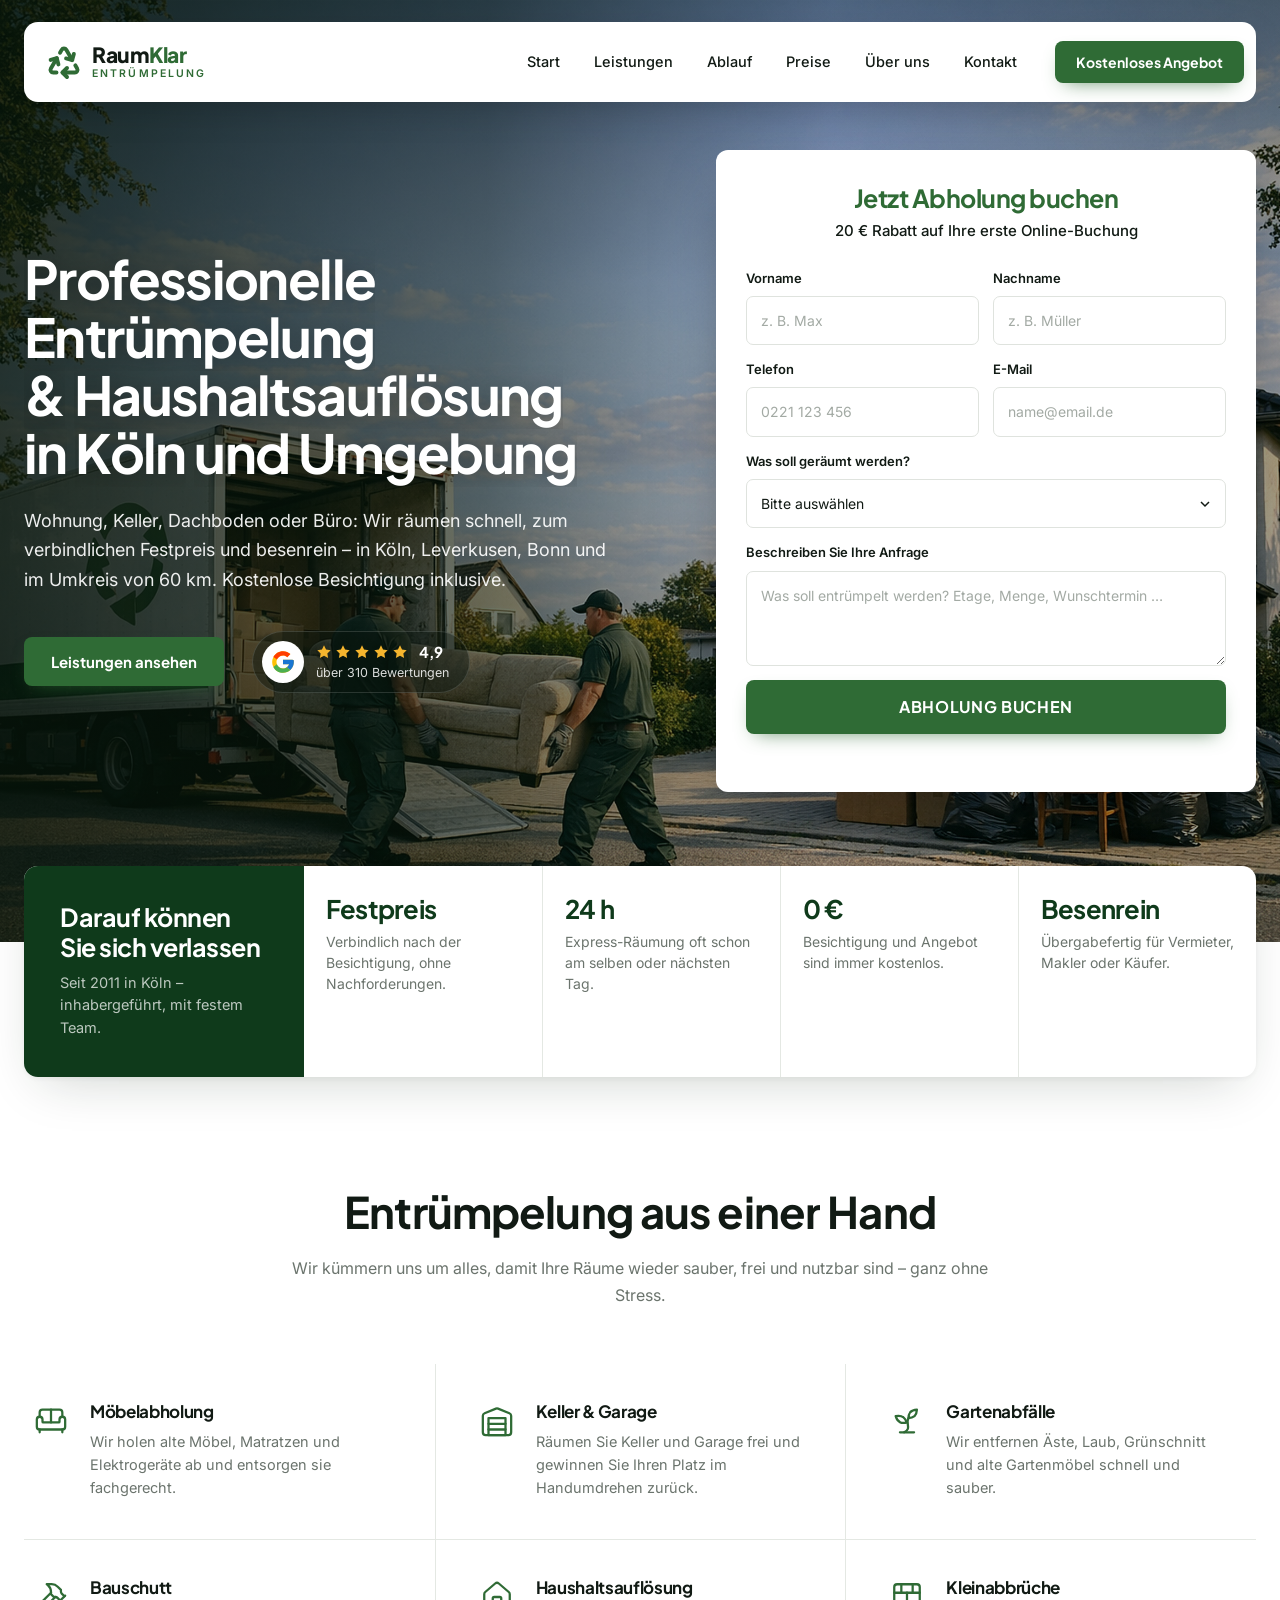
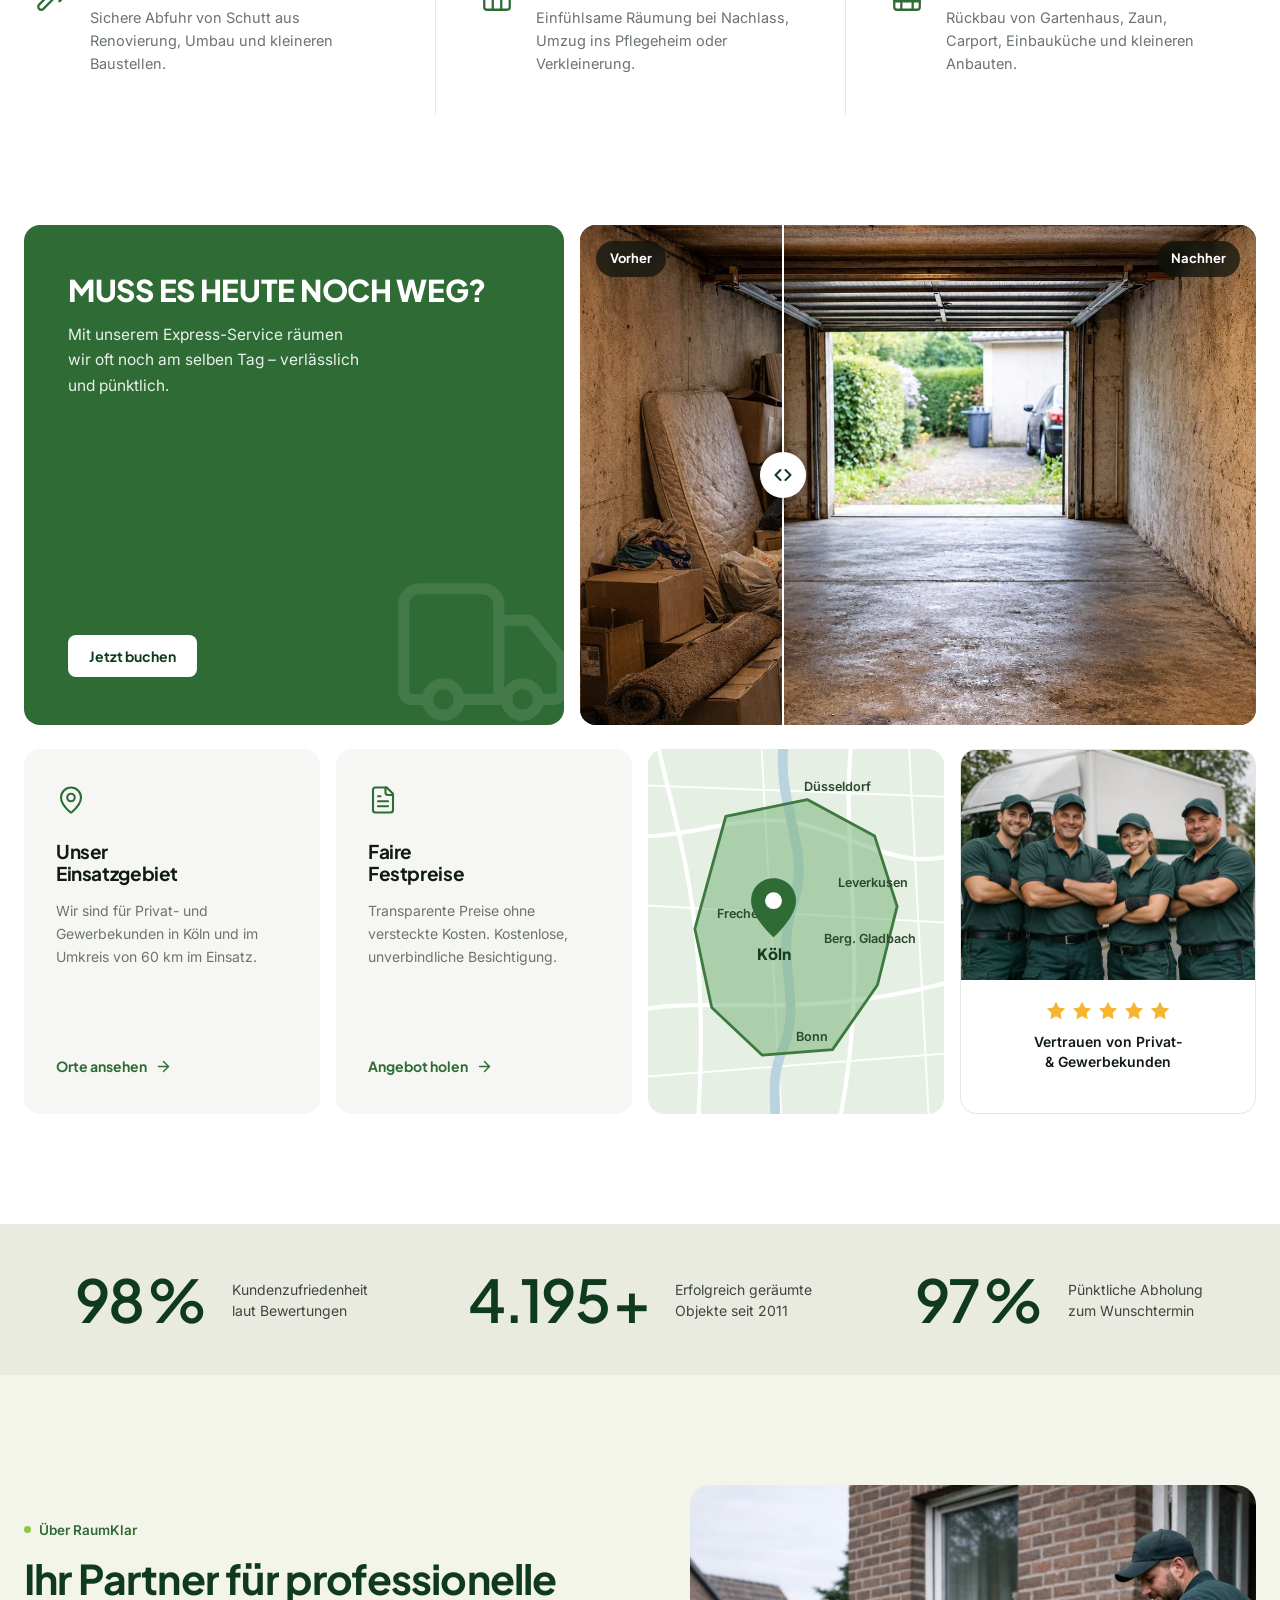
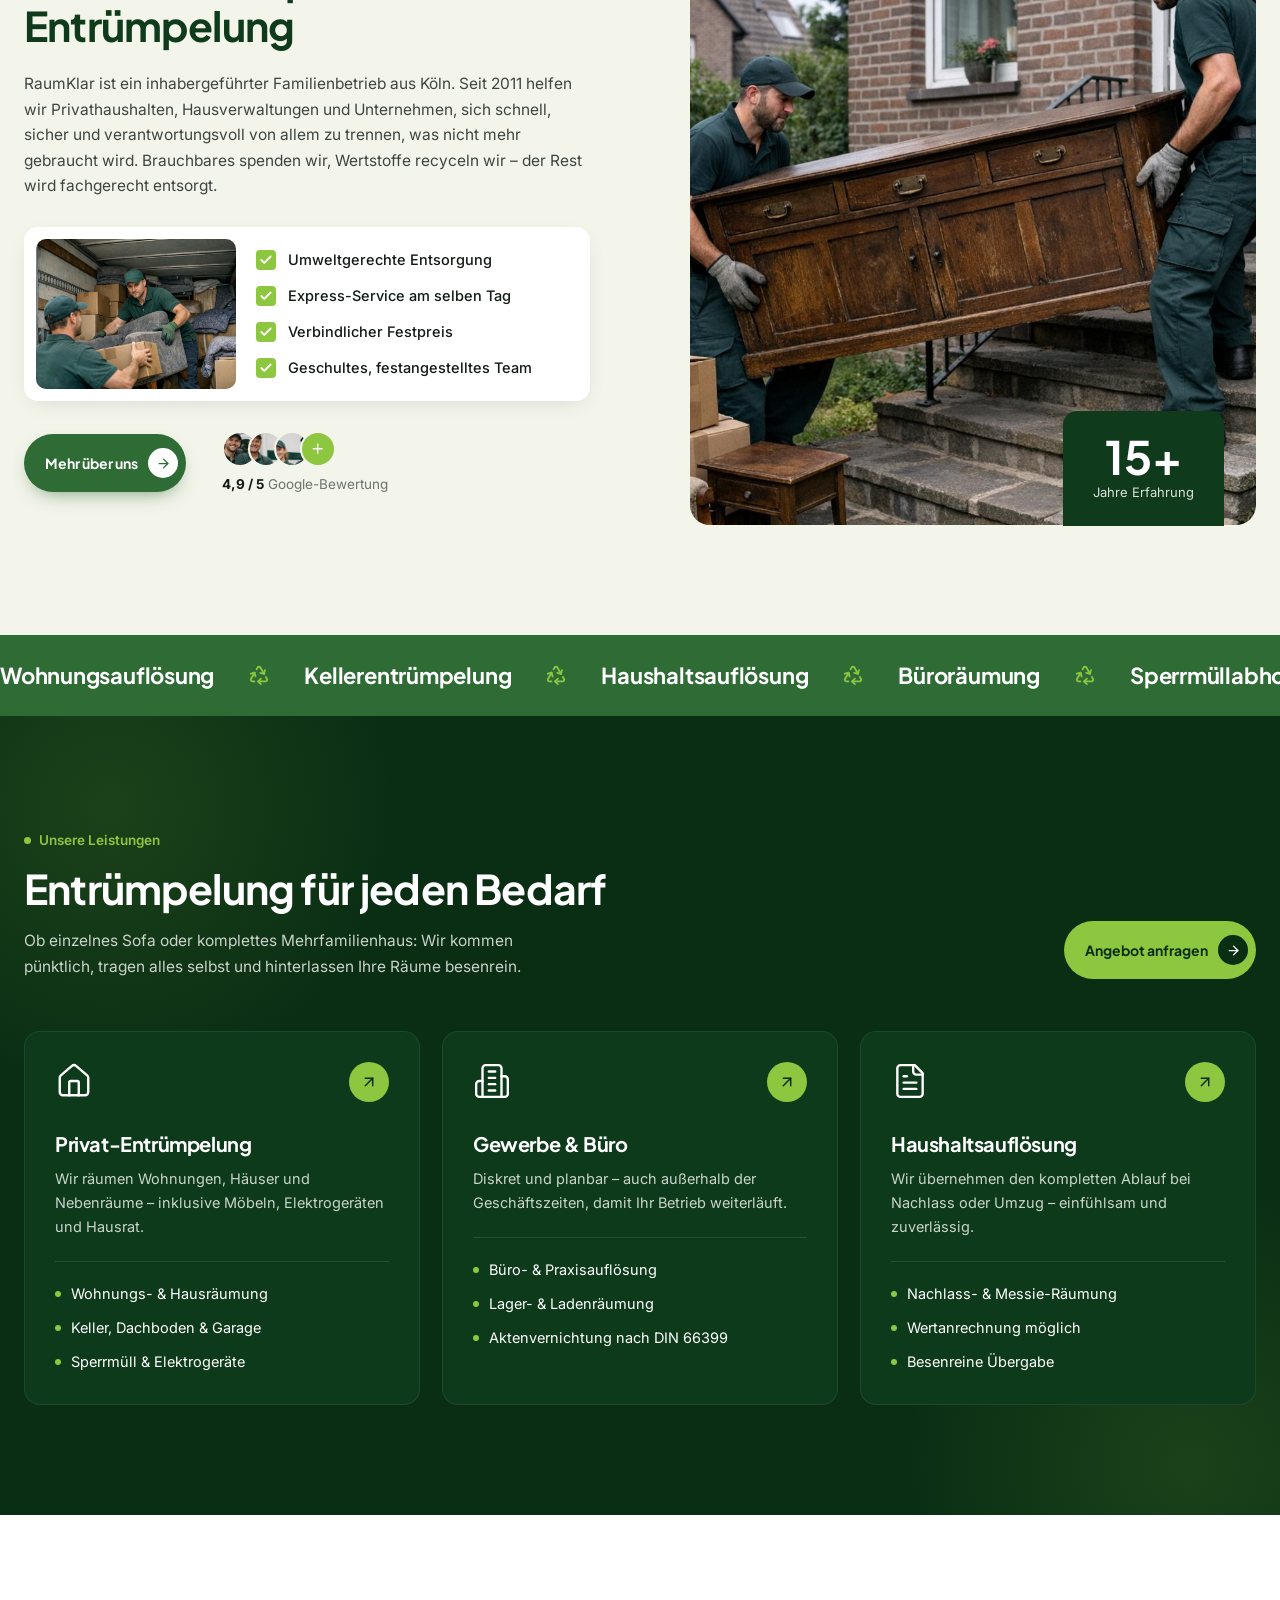
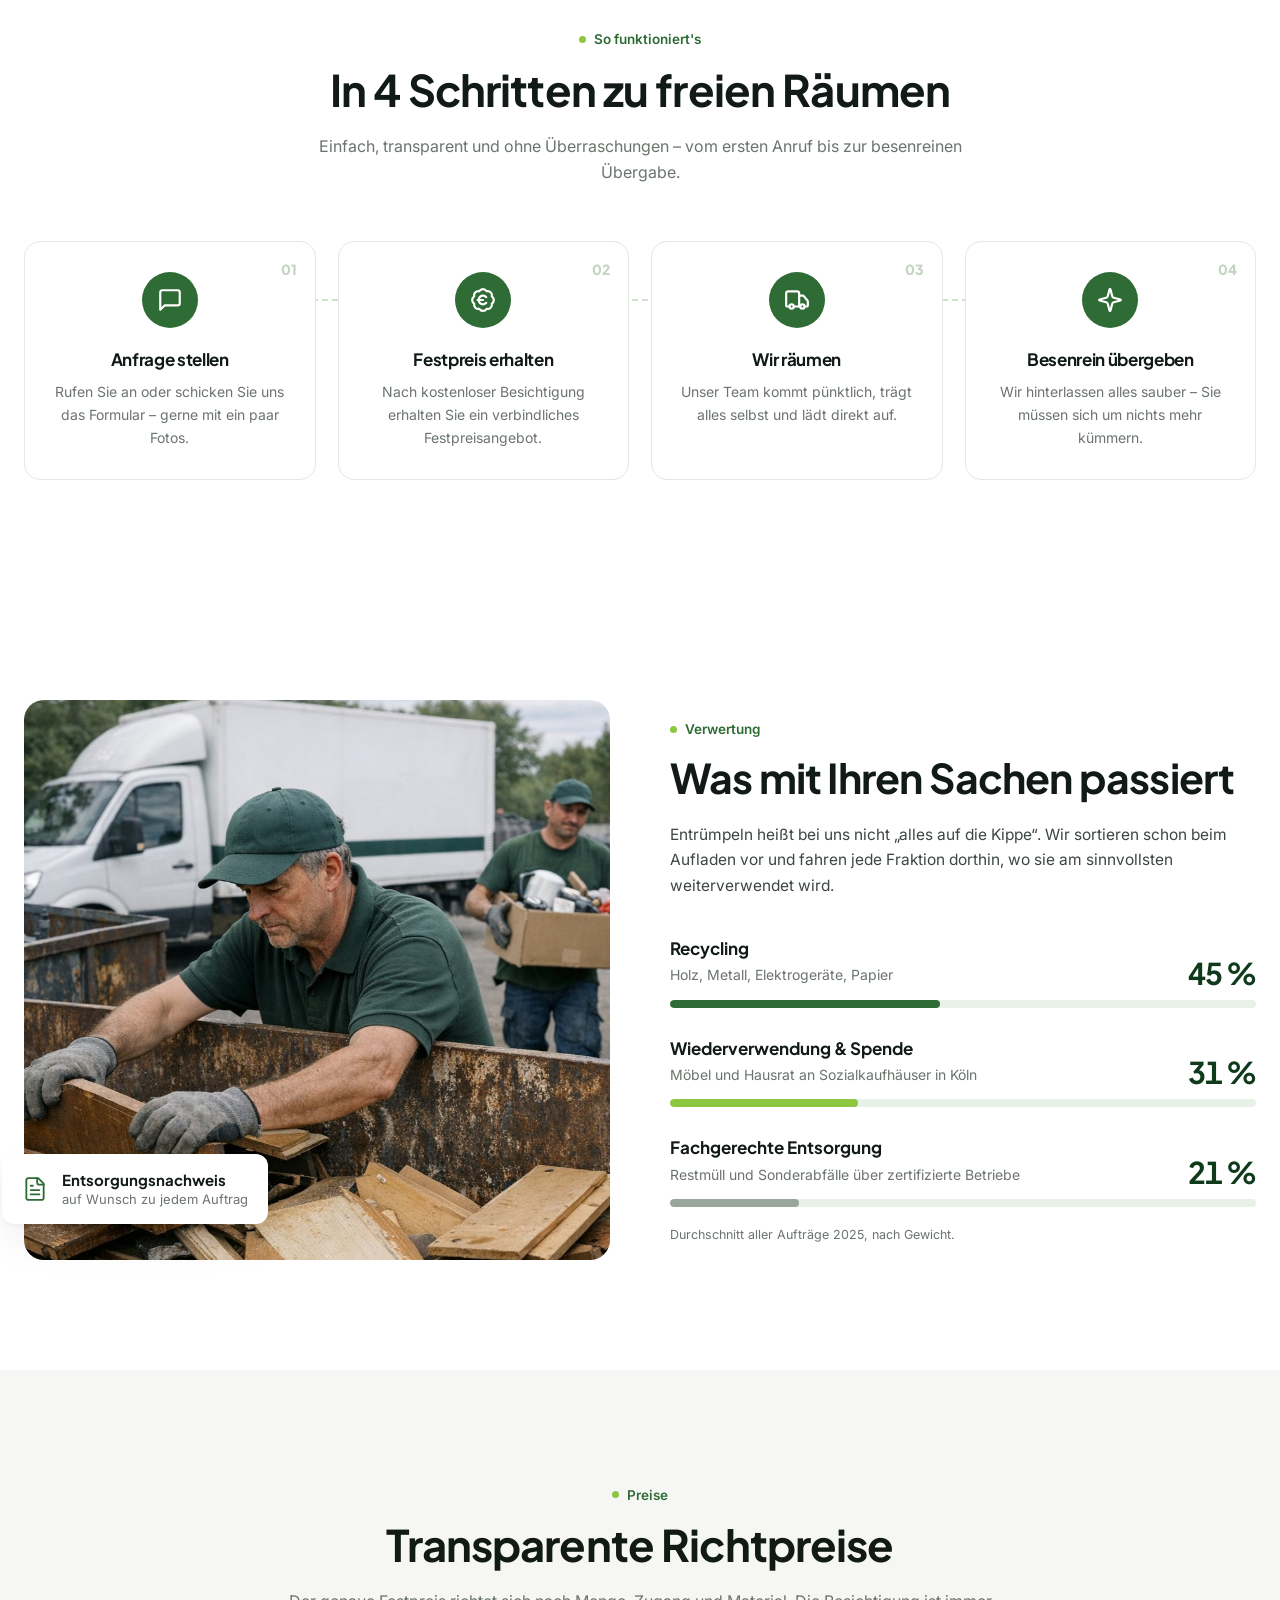
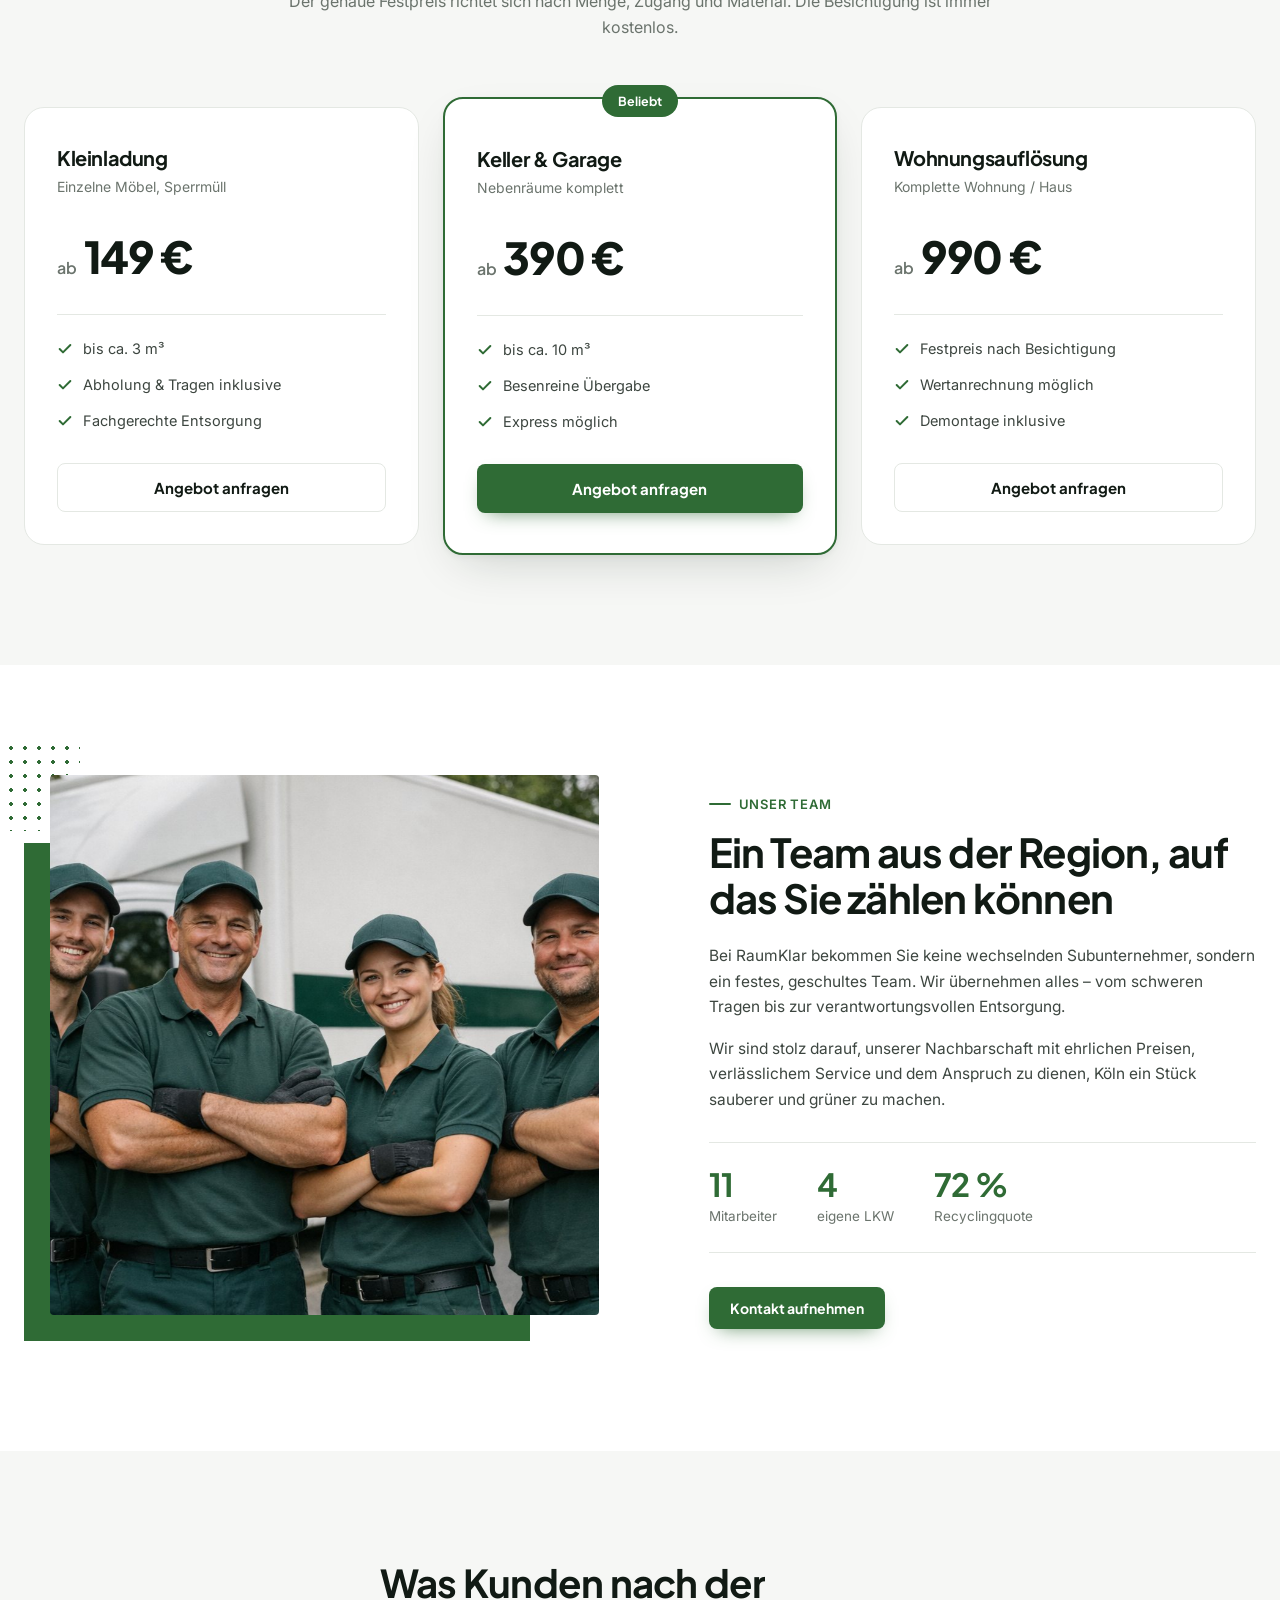
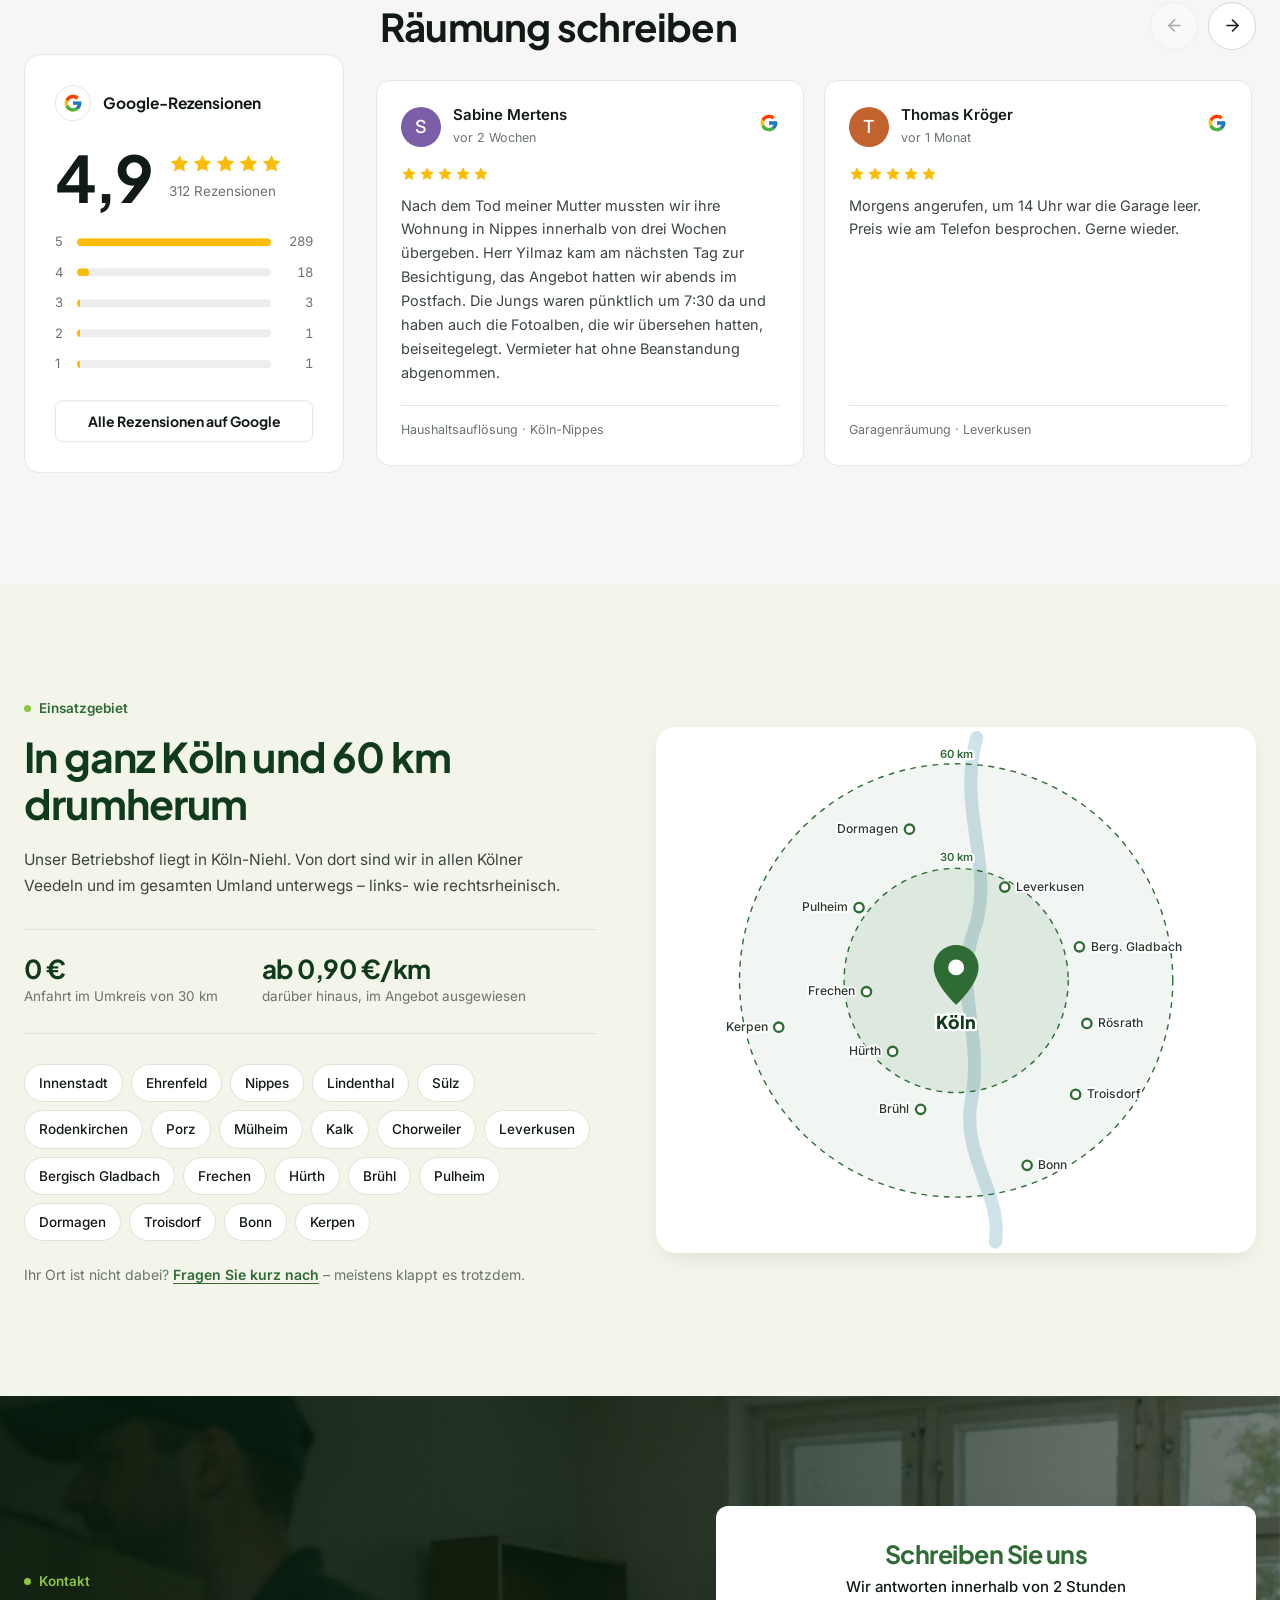
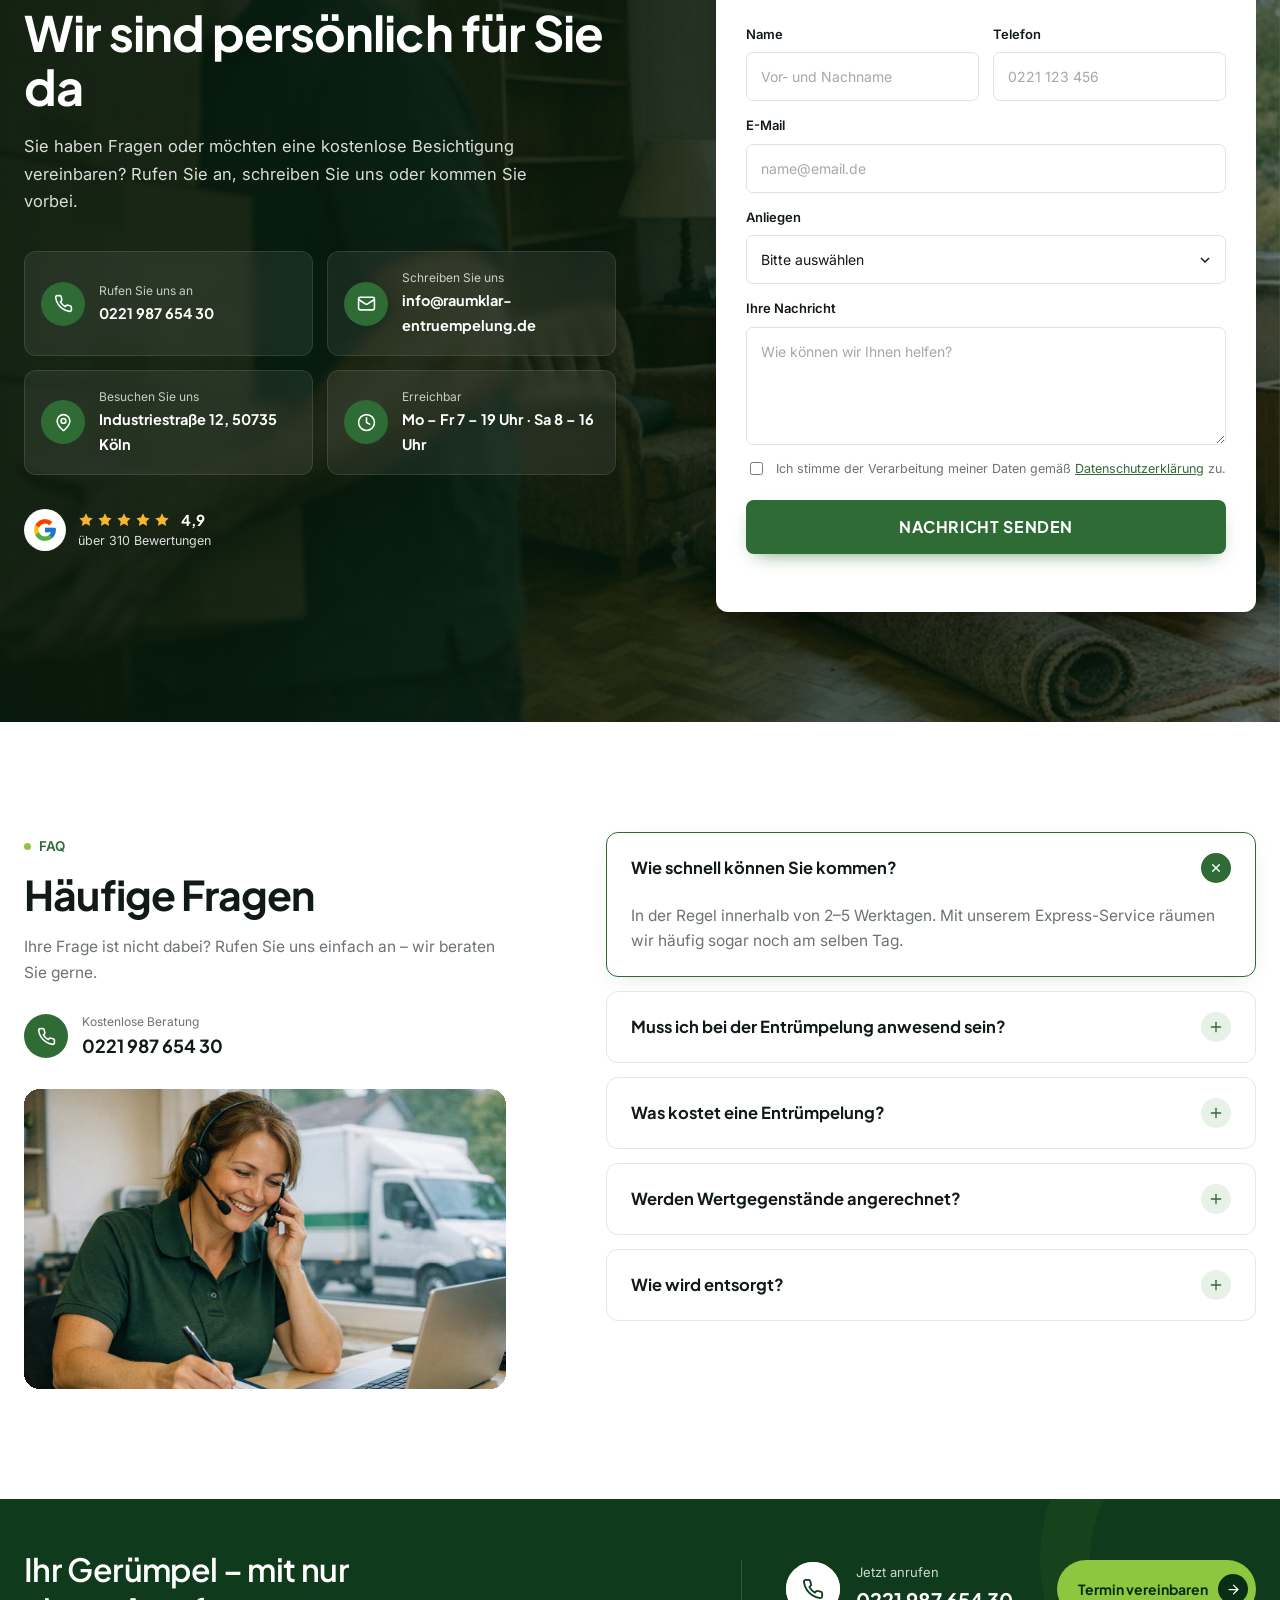
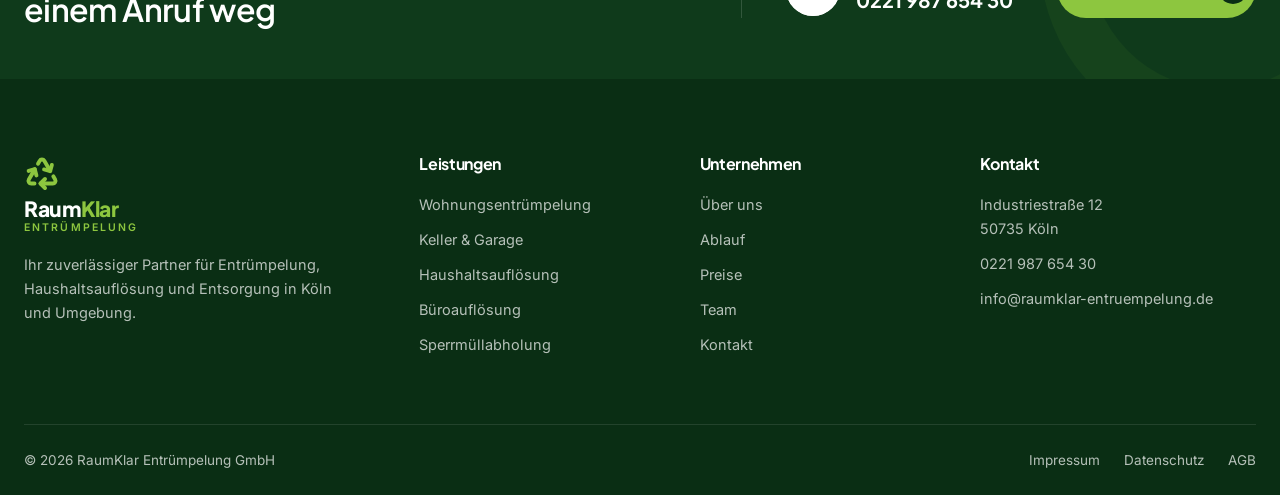
<file: index.source.html>
<!DOCTYPE html>
<html lang="de">
<head>
  <meta charset="UTF-8">
  <meta name="viewport" content="width=device-width, initial-scale=1, viewport-fit=cover">
  <meta http-equiv="X-UA-Compatible" content="IE=edge">
  <meta http-equiv="content-language" content="de-DE">

  <!-- ============ Primäre Meta-Tags ============ -->
  <title>Entrümpelung &amp; Haushaltsauflösung in Köln – Festpreis, Express &amp; besenrein | RaumKlar</title>
  <meta name="title" content="Entrümpelung &amp; Haushaltsauflösung in Köln – Festpreis, Express &amp; besenrein | RaumKlar">
  <meta name="description" content="RaumKlar Entrümpelung Köln: Haushaltsauflösung, Wohnungsauflösung, Keller-, Dachboden- und Garagenentrümpelung, Büro- und Nachlassräumung in Köln, Leverkusen, Bonn und Umgebung. Verbindlicher Festpreis, kostenlose Besichtigung, Express am selben Tag, besenreine Übergabe.">
  <meta name="keywords" content="Entrümpelung Köln, Haushaltsauflösung Köln, Wohnungsauflösung Köln, Kellerentrümpelung Köln, Sperrmüllabholung Köln, Büroauflösung Köln, Nachlassräumung Köln, Entrümpelung Leverkusen, Entrümpelung Bergisch Gladbach, Entrümpelung Bonn, Entrümpelung Frechen, Entrümpelung Hürth, Entrümpelung Brühl, Entrümpelung Pulheim, Entrümpelung Dormagen, Entrümpelung Troisdorf, Entrümpelung Kerpen, Entrümpelung Rösrath, Entrümpelung Siegburg, Entrümpelung Wesseling, Entrümpelung Erftstadt, Entrümpelung Bergheim, Entrümpelung Niederkassel, Entrümpelung Overath, Entrümpelung Köln Innenstadt, Entrümpelung Köln Ehrenfeld, Entrümpelung Köln Nippes, Entrümpelung Köln Lindenthal, Entrümpelung Köln Sülz, Entrümpelung Köln Rodenkirchen, Entrümpelung Köln Porz, Entrümpelung Köln Mülheim, Entrümpelung Köln Kalk, Entrümpelung Köln Chorweiler, Entrümpelung Köln Deutz, Entrümpelung Köln Niehl, Entrümpelung Köln Longerich, Entrümpelung Köln Bayenthal, Entrümpelung Köln Zollstock, Entrümpelung Köln Braunsfeld, Entrümpelung Köln Dellbrück, Entrümpelung Köln Weiden, Entrümpelung Festpreis, Entrümpelung Kosten, Entrümpelung Preise, Entrümpelung günstig, Entrümpelung sofort, Express Entrümpelung, Entrümpelung am selben Tag, Entrümpelungsfirma Köln, Entrümpelungsunternehmen, Entrümpler Köln, Entrümpelung in der Nähe, besenreine Übergabe, kostenlose Besichtigung, Wertanrechnung Entrümpelung, Dachboden entrümpeln, Garage entrümpeln, Keller ausräumen, Wohnung räumen lassen, Haus entrümpeln, Möbel entsorgen Köln, Sperrmüll entsorgen Köln, Elektroschrott Abholung, Messie Wohnung räumen, Entrümpelung nach Todesfall, Entrümpelung Pflegeheim Umzug, Gewerbeentrümpelung Köln, Lagerräumung Köln, Praxisauflösung Köln, Aktenvernichtung DIN 66399, umweltgerechte Entsorgung, Recycling Köln, Entsorgungsnachweis, Rheinland, NRW, RaumKlar">
  <meta name="author" content="RaumKlar Entrümpelung GmbH">
  <meta name="publisher" content="RaumKlar Entrümpelung GmbH">
  <meta name="copyright" content="© 2026 RaumKlar Entrümpelung GmbH">
  <meta name="owner" content="RaumKlar Entrümpelung GmbH">
  <meta name="page-topic" content="Entrümpelung, Haushaltsauflösung, Entsorgung">
  <meta name="page-type" content="Dienstleistung, Handwerk, Lokales Unternehmen">
  <meta name="audience" content="Privatkunden, Gewerbekunden, Hausverwaltungen, Erbengemeinschaften, Makler">
  <meta name="subject" content="Entrümpelung und Haushaltsauflösung in Köln und Umgebung">
  <meta name="abstract" content="Entrümpelungsfirma aus Köln für Privat und Gewerbe – Festpreis, Express-Service, besenreine Übergabe.">
  <meta name="classification" content="Business, Local Services, Waste Removal">
  <meta name="category" content="Entrümpelung">
  <meta name="coverage" content="Köln, Rheinland, Nordrhein-Westfalen">
  <meta name="distribution" content="global">
  <meta name="rating" content="general">
  <meta name="language" content="de">
  <meta name="revisit-after" content="7 days">
  <meta name="generator" content="RaumKlar Web">
  <meta name="referrer" content="strict-origin-when-cross-origin">

  <!-- ============ Suchmaschinen & Crawler ============ -->
  <meta name="robots" content="index, follow, max-snippet:-1, max-image-preview:large, max-video-preview:-1">
  <meta name="googlebot" content="index, follow, max-snippet:-1, max-image-preview:large, max-video-preview:-1">
  <meta name="googlebot-news" content="index, follow">
  <meta name="bingbot" content="index, follow, max-snippet:-1, max-image-preview:large, max-video-preview:-1">
  <meta name="slurp" content="index, follow">
  <meta name="duckduckbot" content="index, follow">
  <meta name="yandex" content="index, follow">
  <meta name="google" content="notranslate">
  <meta name="google-site-verification" content="RK7f2Qx9mLwVb3nZp0TtYc5dHs8uJeA1oGi4kNrXyMw">
  <meta name="msvalidate.01" content="4C1A7E9D2B5F8036A1D4C7E0B3F69258">
  <meta name="yandex-verification" content="a81c4e7f20b93d56">
  <meta name="p:domain_verify" content="9e2b7c41d05f8a36b1c7e4d9f2a05b68">
  <meta name="facebook-domain-verification" content="q7m2x9k4v1b8n5c3z6l0p2r4t8w1y3">
  <link rel="canonical" href="https://wmentrmpelung.vercel.app/">
  <link rel="alternate" hreflang="de" href="https://wmentrmpelung.vercel.app/">
  <link rel="alternate" hreflang="de-DE" href="https://wmentrmpelung.vercel.app/">
  <link rel="alternate" hreflang="de-AT" href="https://wmentrmpelung.vercel.app/">
  <link rel="alternate" hreflang="de-CH" href="https://wmentrmpelung.vercel.app/">
  <link rel="alternate" hreflang="x-default" href="https://wmentrmpelung.vercel.app/">
  <link rel="sitemap" type="application/xml" title="Sitemap" href="https://wmentrmpelung.vercel.app/sitemap.xml">

  <!-- ============ Lokale SEO / Geo-Daten ============ -->
  <meta name="geo.region" content="DE-NW">
  <meta name="geo.placename" content="Köln">
  <meta name="geo.position" content="50.9787;6.9603">
  <meta name="ICBM" content="50.9787, 6.9603">
  <meta name="geo.country" content="DE">
  <meta name="geo.a1" content="Nordrhein-Westfalen">
  <meta name="geo.a2" content="Regierungsbezirk Köln">
  <meta name="geo.a3" content="Köln">
  <meta property="place:location:latitude" content="50.9787">
  <meta property="place:location:longitude" content="6.9603">
  <meta property="business:contact_data:street_address" content="Industriestraße 12">
  <meta property="business:contact_data:locality" content="Köln">
  <meta property="business:contact_data:region" content="Nordrhein-Westfalen">
  <meta property="business:contact_data:postal_code" content="50735">
  <meta property="business:contact_data:country_name" content="Deutschland">
  <meta property="business:contact_data:email" content="info@raumklar-entruempelung.de">
  <meta property="business:contact_data:phone_number" content="+49 221 98765430">
  <meta property="business:contact_data:website" content="https://wmentrmpelung.vercel.app/">
  <meta property="business:hours:day" content="monday tuesday wednesday thursday friday">
  <meta property="business:hours:start" content="07:00">
  <meta property="business:hours:end" content="19:00">
  <meta name="service-area" content="Köln, Leverkusen, Bergisch Gladbach, Bonn, Frechen, Hürth, Brühl, Pulheim, Dormagen, Troisdorf, Kerpen, Rösrath, Siegburg, Wesseling, Erftstadt, Bergheim, Niederkassel, Overath">
  <meta name="city-districts" content="Köln-Innenstadt, Köln-Ehrenfeld, Köln-Nippes, Köln-Lindenthal, Köln-Sülz, Köln-Rodenkirchen, Köln-Porz, Köln-Mülheim, Köln-Kalk, Köln-Chorweiler, Köln-Deutz, Köln-Niehl, Köln-Longerich, Köln-Bayenthal, Köln-Zollstock, Köln-Braunsfeld, Köln-Dellbrück, Köln-Weiden">
  <meta name="services" content="Entrümpelung, Haushaltsauflösung, Wohnungsauflösung, Kellerentrümpelung, Dachbodenentrümpelung, Garagenentrümpelung, Nachlassräumung, Büroauflösung, Gewerbeentrümpelung, Messie-Räumung, Sperrmüllabholung, Möbelentsorgung, Elektroschrott-Entsorgung, Bauschutt-Entsorgung, Gartenabfall-Entsorgung, Kleinabbruch und Rückbau, Lagerräumung, Praxisauflösung, Aktenvernichtung, Besenreine Übergabe">

  <!-- ============ Dublin Core ============ -->
  <link rel="schema.DC" href="http://purl.org/dc/elements/1.1/">
  <link rel="schema.DCTERMS" href="http://purl.org/dc/terms/">
  <meta name="DC.title" content="Entrümpelung &amp; Haushaltsauflösung in Köln – Festpreis, Express &amp; besenrein | RaumKlar">
  <meta name="DC.creator" content="RaumKlar Entrümpelung GmbH">
  <meta name="DC.subject" content="Entrümpelung; Haushaltsauflösung; Wohnungsauflösung; Entsorgung; Köln">
  <meta name="DC.description" content="RaumKlar Entrümpelung Köln: Haushaltsauflösung, Wohnungsauflösung, Keller-, Dachboden- und Garagenentrümpelung, Büro- und Nachlassräumung in Köln, Leverkusen, Bonn und Umgebung. Verbindlicher Festpreis, kostenlose Besichtigung, Express am selben Tag, besenreine Übergabe.">
  <meta name="DC.publisher" content="RaumKlar Entrümpelung GmbH">
  <meta name="DC.contributor" content="RaumKlar Team Köln">
  <meta name="DC.date" content="2026-10-07">
  <meta name="DC.type" content="Service">
  <meta name="DC.format" content="text/html">
  <meta name="DC.identifier" content="https://wmentrmpelung.vercel.app/">
  <meta name="DC.source" content="https://wmentrmpelung.vercel.app/">
  <meta name="DC.language" content="de-DE">
  <meta name="DC.coverage" content="Köln, Nordrhein-Westfalen, Deutschland">
  <meta name="DC.rights" content="© 2026 RaumKlar Entrümpelung GmbH. Alle Rechte vorbehalten.">
  <meta name="DCTERMS.created" content="2011-03-01">
  <meta name="DCTERMS.modified" content="2026-10-07">
  <meta name="DCTERMS.spatial" content="Köln">
  <meta name="DCTERMS.audience" content="Privat- und Gewerbekunden">

  <!-- ============ Open Graph (Facebook, WhatsApp, LinkedIn) ============ -->
  <meta property="og:type" content="business.business">
  <meta property="og:locale" content="de_DE">
  <meta property="og:locale:alternate" content="de_AT">
  <meta property="og:locale:alternate" content="de_CH">
  <meta property="og:site_name" content="RaumKlar Entrümpelung">
  <meta property="og:title" content="Entrümpelung &amp; Haushaltsauflösung in Köln – Festpreis, Express &amp; besenrein | RaumKlar">
  <meta property="og:description" content="RaumKlar Entrümpelung Köln: Haushaltsauflösung, Wohnungsauflösung, Keller-, Dachboden- und Garagenentrümpelung, Büro- und Nachlassräumung in Köln, Leverkusen, Bonn und Umgebung. Verbindlicher Festpreis, kostenlose Besichtigung, Express am selben Tag, besenreine Übergabe.">
  <meta property="og:url" content="https://wmentrmpelung.vercel.app/">
  <meta property="og:determiner" content="auto">
  <meta property="og:image" content="https://wmentrmpelung.vercel.app/assets/img/hero.jpg">
  <meta property="og:image:secure_url" content="https://wmentrmpelung.vercel.app/assets/img/hero.jpg">
  <meta property="og:image:type" content="image/jpeg">
  <meta property="og:image:width" content="2560">
  <meta property="og:image:height" content="1707">
  <meta property="og:image:alt" content="Zwei RaumKlar-Mitarbeiter tragen ein Sofa in den Entrümpelungs-LKW vor einem Einfamilienhaus in Köln">
  <meta property="og:image" content="https://wmentrmpelung.vercel.app/assets/img/team.jpg">
  <meta property="og:image:type" content="image/jpeg">
  <meta property="og:image:width" content="1536">
  <meta property="og:image:height" content="1024">
  <meta property="og:image:alt" content="Das Team von RaumKlar Entrümpelung Köln">
  <meta property="og:image" content="https://wmentrmpelung.vercel.app/assets/img/before.jpg">
  <meta property="og:image:alt" content="Garage vor der Entrümpelung">
  <meta property="og:image" content="https://wmentrmpelung.vercel.app/assets/img/after.jpg">
  <meta property="og:image:alt" content="Garage nach der Entrümpelung – besenrein">
  <meta property="og:email" content="info@raumklar-entruempelung.de">
  <meta property="og:phone_number" content="+49 221 98765430">
  <meta property="og:street-address" content="Industriestraße 12">
  <meta property="og:locality" content="Köln">
  <meta property="og:region" content="NW">
  <meta property="og:postal-code" content="50735">
  <meta property="og:country-name" content="Deutschland">
  <meta property="og:latitude" content="50.9787">
  <meta property="og:longitude" content="6.9603">
  <meta property="og:updated_time" content="2026-10-07T09:00:00+02:00">
  <meta property="article:publisher" content="https://www.facebook.com/raumklar.entruempelung">
  <meta property="article:modified_time" content="2026-10-07T09:00:00+02:00">
  <meta property="fb:app_id" content="1029384756102938">

  <!-- ============ Twitter / X Cards ============ -->
  <meta name="twitter:card" content="summary_large_image">
  <meta name="twitter:site" content="@raumklar_koeln">
  <meta name="twitter:creator" content="@raumklar_koeln">
  <meta name="twitter:domain" content="wmentrmpelung.vercel.app">
  <meta name="twitter:url" content="https://wmentrmpelung.vercel.app/">
  <meta name="twitter:title" content="Entrümpelung &amp; Haushaltsauflösung in Köln – Festpreis, Express &amp; besenrein | RaumKlar">
  <meta name="twitter:description" content="RaumKlar Entrümpelung Köln: Haushaltsauflösung, Wohnungsauflösung, Keller-, Dachboden- und Garagenentrümpelung, Büro- und Nachlassräumung in Köln, Leverkusen, Bonn und Umgebung. Verbindlicher Festpreis, kostenlose Besichtigung, Express am selben Tag, besenreine Übergabe.">
  <meta name="twitter:image" content="https://wmentrmpelung.vercel.app/assets/img/hero.jpg">
  <meta name="twitter:image:alt" content="RaumKlar Entrümpelung Köln – Mitarbeiter beim Beladen des LKW">
  <meta name="twitter:label1" content="Einsatzgebiet">
  <meta name="twitter:data1" content="Köln + 60 km Umkreis">
  <meta name="twitter:label2" content="Preis">
  <meta name="twitter:data2" content="Festpreis ab 149 €">

  <!-- ============ App, Browser & Darstellung ============ -->
  <meta name="theme-color" content="#2f6b35">
  <meta name="color-scheme" content="light">
  <meta name="application-name" content="RaumKlar Entrümpelung">
  <meta name="apple-mobile-web-app-title" content="RaumKlar">
  <meta name="apple-mobile-web-app-capable" content="yes">
  <meta name="mobile-web-app-capable" content="yes">
  <meta name="apple-mobile-web-app-status-bar-style" content="default">
  <meta name="format-detection" content="telephone=yes, address=yes, email=yes">
  <meta name="HandheldFriendly" content="true">
  <meta name="MobileOptimized" content="390">
  <meta name="msapplication-TileColor" content="#2f6b35">
  <meta name="msapplication-config" content="none">
  <meta name="msapplication-tooltip" content="Entrümpelung &amp; Haushaltsauflösung Köln">
  <meta name="msapplication-starturl" content="https://wmentrmpelung.vercel.app/">
  <meta name="apple-touch-fullscreen" content="yes">
  <meta name="theme-color" media="(prefers-color-scheme: dark)" content="#0a2e14">
  <link rel="icon" href="assets/img/favicon.svg" type="image/svg+xml">
  <link rel="mask-icon" href="assets/img/favicon.svg" color="#2f6b35">
  <link rel="apple-touch-icon" href="assets/img/favicon.svg">

  <!-- ============ Performance: Verbindungen & Vorladen ============ -->
  <link rel="dns-prefetch" href="//fonts.googleapis.com">
  <link rel="dns-prefetch" href="//fonts.gstatic.com">
  <link rel="preconnect" href="https://fonts.googleapis.com">
  <link rel="preconnect" href="https://fonts.gstatic.com" crossorigin>
  <link href="https://fonts.googleapis.com/css2?family=Plus+Jakarta+Sans:wght@500;600;700;800&family=Inter:wght@400;500;600&display=swap" rel="stylesheet">
  <link rel="preload" as="style" href="assets/css/style.css">
  <link rel="preload" as="script" href="assets/js/main.js">
  <link rel="preload" as="image" href="assets/img/hero.jpg" media="(min-width: 961px)" fetchpriority="high">
  <link rel="preload" as="image" href="assets/img/hero-mobile.jpg" media="(max-width: 960px)" fetchpriority="high">
  <link rel="preload" as="image" href="assets/img/before.jpg">
  <link rel="preload" as="image" href="assets/img/after.jpg">
  <link rel="preload" as="image" href="assets/img/team.jpg">
  <link rel="preload" as="image" href="assets/img/sorting.jpg">
  <link rel="preload" as="image" href="assets/img/loading.jpg">
  <link rel="preload" as="image" href="assets/img/about.jpg">
  <link rel="preload" as="image" href="assets/img/cleanout.jpg">
  <link rel="preload" as="image" href="assets/img/contact.jpg">
  <link rel="stylesheet" href="assets/css/style.css">

  <!-- ============ Strukturierte Daten (Schema.org / JSON-LD) ============ -->
  <!-- Unternehmen -->
  <script type="application/ld+json">
  {
    "@context": "https://schema.org",
    "@type": [
      "LocalBusiness",
      "HomeAndConstructionBusiness"
    ],
    "@id": "https://wmentrmpelung.vercel.app/#unternehmen",
    "name": "RaumKlar Entrümpelung",
    "legalName": "RaumKlar Entrümpelung GmbH",
    "alternateName": [
      "RaumKlar",
      "RaumKlar Köln",
      "RaumKlar Haushaltsauflösung"
    ],
    "slogan": "Wir machen Platz – schnell, fair und besenrein.",
    "description": "RaumKlar Entrümpelung Köln: Haushaltsauflösung, Wohnungsauflösung, Keller-, Dachboden- und Garagenentrümpelung, Büro- und Nachlassräumung in Köln, Leverkusen, Bonn und Umgebung. Verbindlicher Festpreis, kostenlose Besichtigung, Express am selben Tag, besenreine Übergabe.",
    "url": "https://wmentrmpelung.vercel.app/",
    "logo": "https://wmentrmpelung.vercel.app/assets/img/favicon.svg",
    "image": [
      "https://wmentrmpelung.vercel.app/assets/img/hero.jpg",
      "https://wmentrmpelung.vercel.app/assets/img/team.jpg",
      "https://wmentrmpelung.vercel.app/assets/img/before.jpg",
      "https://wmentrmpelung.vercel.app/assets/img/after.jpg",
      "https://wmentrmpelung.vercel.app/assets/img/sorting.jpg"
    ],
    "telephone": "+49 221 98765430",
    "email": "info@raumklar-entruempelung.de",
    "foundingDate": "2011",
    "numberOfEmployees": {
      "@type": "QuantitativeValue",
      "value": 12
    },
    "priceRange": "€€",
    "currenciesAccepted": "EUR",
    "paymentAccepted": "Barzahlung, EC-Karte, Überweisung, Rechnung",
    "address": {
      "@type": "PostalAddress",
      "streetAddress": "Industriestraße 12",
      "postalCode": "50735",
      "addressLocality": "Köln",
      "addressRegion": "Nordrhein-Westfalen",
      "addressCountry": "DE"
    },
    "geo": {
      "@type": "GeoCoordinates",
      "latitude": 50.9787,
      "longitude": 6.9603
    },
    "hasMap": "https://www.google.com/maps?q=Industriestra%C3%9Fe+12,+50735+K%C3%B6ln",
    "openingHoursSpecification": [
      {
        "@type": "OpeningHoursSpecification",
        "dayOfWeek": [
          "Monday",
          "Tuesday",
          "Wednesday",
          "Thursday",
          "Friday"
        ],
        "opens": "07:00",
        "closes": "19:00"
      },
      {
        "@type": "OpeningHoursSpecification",
        "dayOfWeek": "Saturday",
        "opens": "08:00",
        "closes": "16:00"
      }
    ],
    "areaServed": [
      {
        "@type": "City",
        "name": "Köln"
      },
      {
        "@type": "City",
        "name": "Leverkusen"
      },
      {
        "@type": "City",
        "name": "Bergisch Gladbach"
      },
      {
        "@type": "City",
        "name": "Bonn"
      },
      {
        "@type": "City",
        "name": "Frechen"
      },
      {
        "@type": "City",
        "name": "Hürth"
      },
      {
        "@type": "City",
        "name": "Brühl"
      },
      {
        "@type": "City",
        "name": "Pulheim"
      },
      {
        "@type": "City",
        "name": "Dormagen"
      },
      {
        "@type": "City",
        "name": "Troisdorf"
      },
      {
        "@type": "City",
        "name": "Kerpen"
      },
      {
        "@type": "City",
        "name": "Rösrath"
      },
      {
        "@type": "City",
        "name": "Siegburg"
      },
      {
        "@type": "City",
        "name": "Wesseling"
      },
      {
        "@type": "City",
        "name": "Erftstadt"
      },
      {
        "@type": "City",
        "name": "Bergheim"
      },
      {
        "@type": "City",
        "name": "Niederkassel"
      },
      {
        "@type": "City",
        "name": "Overath"
      },
      {
        "@type": "GeoCircle",
        "geoMidpoint": {
          "@type": "GeoCoordinates",
          "latitude": 50.9375,
          "longitude": 6.9603
        },
        "geoRadius": "60000"
      }
    ],
    "knowsAbout": [
      "Entrümpelung",
      "Haushaltsauflösung",
      "Wohnungsauflösung",
      "Kellerentrümpelung",
      "Dachbodenentrümpelung",
      "Garagenentrümpelung",
      "Nachlassräumung",
      "Büroauflösung",
      "Gewerbeentrümpelung",
      "Messie-Räumung",
      "Sperrmüllabholung",
      "Möbelentsorgung",
      "Elektroschrott-Entsorgung",
      "Bauschutt-Entsorgung",
      "Gartenabfall-Entsorgung",
      "Kleinabbruch und Rückbau",
      "Lagerräumung",
      "Praxisauflösung",
      "Aktenvernichtung",
      "Besenreine Übergabe"
    ],
    "knowsLanguage": [
      "de",
      "en",
      "tr"
    ],
    "contactPoint": [
      {
        "@type": "ContactPoint",
        "telephone": "+49 221 98765430",
        "contactType": "customer service",
        "areaServed": "DE",
        "availableLanguage": [
          "German",
          "English",
          "Turkish"
        ]
      }
    ],
    "sameAs": [
      "https://www.facebook.com/raumklar.entruempelung",
      "https://www.instagram.com/raumklar.koeln",
      "https://www.linkedin.com/company/raumklar-entruempelung",
      "https://www.youtube.com/@raumklar-koeln"
    ],
    "hasOfferCatalog": {
      "@type": "OfferCatalog",
      "name": "Entrümpelungs-Leistungen",
      "itemListElement": [
        {
          "@type": "Offer",
          "itemOffered": {
            "@type": "Service",
            "name": "Entrümpelung",
            "areaServed": "Köln und Umgebung"
          }
        },
        {
          "@type": "Offer",
          "itemOffered": {
            "@type": "Service",
            "name": "Haushaltsauflösung",
            "areaServed": "Köln und Umgebung"
          }
        },
        {
          "@type": "Offer",
          "itemOffered": {
            "@type": "Service",
            "name": "Wohnungsauflösung",
            "areaServed": "Köln und Umgebung"
          }
        },
        {
          "@type": "Offer",
          "itemOffered": {
            "@type": "Service",
            "name": "Kellerentrümpelung",
            "areaServed": "Köln und Umgebung"
          }
        },
        {
          "@type": "Offer",
          "itemOffered": {
            "@type": "Service",
            "name": "Dachbodenentrümpelung",
            "areaServed": "Köln und Umgebung"
          }
        },
        {
          "@type": "Offer",
          "itemOffered": {
            "@type": "Service",
            "name": "Garagenentrümpelung",
            "areaServed": "Köln und Umgebung"
          }
        },
        {
          "@type": "Offer",
          "itemOffered": {
            "@type": "Service",
            "name": "Nachlassräumung",
            "areaServed": "Köln und Umgebung"
          }
        },
        {
          "@type": "Offer",
          "itemOffered": {
            "@type": "Service",
            "name": "Büroauflösung",
            "areaServed": "Köln und Umgebung"
          }
        },
        {
          "@type": "Offer",
          "itemOffered": {
            "@type": "Service",
            "name": "Gewerbeentrümpelung",
            "areaServed": "Köln und Umgebung"
          }
        },
        {
          "@type": "Offer",
          "itemOffered": {
            "@type": "Service",
            "name": "Messie-Räumung",
            "areaServed": "Köln und Umgebung"
          }
        },
        {
          "@type": "Offer",
          "itemOffered": {
            "@type": "Service",
            "name": "Sperrmüllabholung",
            "areaServed": "Köln und Umgebung"
          }
        },
        {
          "@type": "Offer",
          "itemOffered": {
            "@type": "Service",
            "name": "Möbelentsorgung",
            "areaServed": "Köln und Umgebung"
          }
        },
        {
          "@type": "Offer",
          "itemOffered": {
            "@type": "Service",
            "name": "Elektroschrott-Entsorgung",
            "areaServed": "Köln und Umgebung"
          }
        },
        {
          "@type": "Offer",
          "itemOffered": {
            "@type": "Service",
            "name": "Bauschutt-Entsorgung",
            "areaServed": "Köln und Umgebung"
          }
        },
        {
          "@type": "Offer",
          "itemOffered": {
            "@type": "Service",
            "name": "Gartenabfall-Entsorgung",
            "areaServed": "Köln und Umgebung"
          }
        },
        {
          "@type": "Offer",
          "itemOffered": {
            "@type": "Service",
            "name": "Kleinabbruch und Rückbau",
            "areaServed": "Köln und Umgebung"
          }
        },
        {
          "@type": "Offer",
          "itemOffered": {
            "@type": "Service",
            "name": "Lagerräumung",
            "areaServed": "Köln und Umgebung"
          }
        },
        {
          "@type": "Offer",
          "itemOffered": {
            "@type": "Service",
            "name": "Praxisauflösung",
            "areaServed": "Köln und Umgebung"
          }
        },
        {
          "@type": "Offer",
          "itemOffered": {
            "@type": "Service",
            "name": "Aktenvernichtung",
            "areaServed": "Köln und Umgebung"
          }
        },
        {
          "@type": "Offer",
          "itemOffered": {
            "@type": "Service",
            "name": "Besenreine Übergabe",
            "areaServed": "Köln und Umgebung"
          }
        }
      ]
    },
    "makesOffer": [
      {
        "@type": "Offer",
        "name": "Kleinladung – einzelne Möbel & Sperrmüll",
        "priceCurrency": "EUR",
        "price": "149",
        "priceSpecification": {
          "@type": "PriceSpecification",
          "minPrice": "149",
          "priceCurrency": "EUR",
          "valueAddedTaxIncluded": true
        }
      },
      {
        "@type": "Offer",
        "name": "Keller- & Garagenentrümpelung",
        "priceCurrency": "EUR",
        "price": "390",
        "priceSpecification": {
          "@type": "PriceSpecification",
          "minPrice": "390",
          "priceCurrency": "EUR",
          "valueAddedTaxIncluded": true
        }
      },
      {
        "@type": "Offer",
        "name": "Wohnungsauflösung komplett",
        "priceCurrency": "EUR",
        "price": "990",
        "priceSpecification": {
          "@type": "PriceSpecification",
          "minPrice": "990",
          "priceCurrency": "EUR",
          "valueAddedTaxIncluded": true
        }
      }
    ],
    "aggregateRating": {
      "@type": "AggregateRating",
      "ratingValue": "4.9",
      "bestRating": "5",
      "worstRating": "1",
      "reviewCount": "312"
    }
  }
  </script>
  <!-- Website -->
  <script type="application/ld+json">
  {
    "@context": "https://schema.org",
    "@type": "WebSite",
    "@id": "https://wmentrmpelung.vercel.app/#website",
    "url": "https://wmentrmpelung.vercel.app/",
    "name": "RaumKlar Entrümpelung Köln",
    "inLanguage": "de-DE",
    "publisher": {
      "@id": "https://wmentrmpelung.vercel.app/#unternehmen"
    },
    "potentialAction": {
      "@type": "SearchAction",
      "target": {
        "@type": "EntryPoint",
        "urlTemplate": "https://wmentrmpelung.vercel.app/?s={search_term_string}"
      },
      "query-input": "required name=search_term_string"
    }
  }
  </script>
  <!-- Seite -->
  <script type="application/ld+json">
  {
    "@context": "https://schema.org",
    "@type": "WebPage",
    "@id": "https://wmentrmpelung.vercel.app/#webpage",
    "url": "https://wmentrmpelung.vercel.app/",
    "name": "Entrümpelung & Haushaltsauflösung in Köln – Festpreis, Express & besenrein | RaumKlar",
    "description": "RaumKlar Entrümpelung Köln: Haushaltsauflösung, Wohnungsauflösung, Keller-, Dachboden- und Garagenentrümpelung, Büro- und Nachlassräumung in Köln, Leverkusen, Bonn und Umgebung. Verbindlicher Festpreis, kostenlose Besichtigung, Express am selben Tag, besenreine Übergabe.",
    "inLanguage": "de-DE",
    "isPartOf": {
      "@id": "https://wmentrmpelung.vercel.app/#website"
    },
    "about": {
      "@id": "https://wmentrmpelung.vercel.app/#unternehmen"
    },
    "primaryImageOfPage": {
      "@type": "ImageObject",
      "url": "https://wmentrmpelung.vercel.app/assets/img/hero.jpg",
      "width": 2560,
      "height": 1707
    },
    "datePublished": "2026-09-29",
    "dateModified": "2026-10-07",
    "speakable": {
      "@type": "SpeakableSpecification",
      "cssSelector": [
        ".hero h1",
        ".hero-content p"
      ]
    }
  }
  </script>
  <!-- Breadcrumbs -->
  <script type="application/ld+json">
  {
    "@context": "https://schema.org",
    "@type": "BreadcrumbList",
    "itemListElement": [
      {
        "@type": "ListItem",
        "position": 1,
        "name": "Start",
        "item": "https://wmentrmpelung.vercel.app/"
      },
      {
        "@type": "ListItem",
        "position": 2,
        "name": "Leistungen",
        "item": "https://wmentrmpelung.vercel.app/#leistungen"
      },
      {
        "@type": "ListItem",
        "position": 3,
        "name": "Ablauf",
        "item": "https://wmentrmpelung.vercel.app/#ablauf"
      },
      {
        "@type": "ListItem",
        "position": 4,
        "name": "Verwertung",
        "item": "https://wmentrmpelung.vercel.app/#verwertung"
      },
      {
        "@type": "ListItem",
        "position": 5,
        "name": "Preise",
        "item": "https://wmentrmpelung.vercel.app/#preise"
      },
      {
        "@type": "ListItem",
        "position": 6,
        "name": "Über uns",
        "item": "https://wmentrmpelung.vercel.app/#ueber-uns"
      },
      {
        "@type": "ListItem",
        "position": 7,
        "name": "Bewertungen",
        "item": "https://wmentrmpelung.vercel.app/#bewertungen"
      },
      {
        "@type": "ListItem",
        "position": 8,
        "name": "Einsatzgebiet",
        "item": "https://wmentrmpelung.vercel.app/#einsatzgebiet"
      },
      {
        "@type": "ListItem",
        "position": 9,
        "name": "Kontakt",
        "item": "https://wmentrmpelung.vercel.app/#kontakt"
      }
    ]
  }
  </script>
  <!-- Navigation -->
  <script type="application/ld+json">
  {
    "@context": "https://schema.org",
    "@type": "ItemList",
    "name": "Hauptnavigation",
    "itemListElement": [
      {
        "@type": "SiteNavigationElement",
        "position": 1,
        "name": "Start",
        "url": "https://wmentrmpelung.vercel.app/"
      },
      {
        "@type": "SiteNavigationElement",
        "position": 2,
        "name": "Leistungen",
        "url": "https://wmentrmpelung.vercel.app/#leistungen"
      },
      {
        "@type": "SiteNavigationElement",
        "position": 3,
        "name": "Ablauf",
        "url": "https://wmentrmpelung.vercel.app/#ablauf"
      },
      {
        "@type": "SiteNavigationElement",
        "position": 4,
        "name": "Verwertung",
        "url": "https://wmentrmpelung.vercel.app/#verwertung"
      },
      {
        "@type": "SiteNavigationElement",
        "position": 5,
        "name": "Preise",
        "url": "https://wmentrmpelung.vercel.app/#preise"
      },
      {
        "@type": "SiteNavigationElement",
        "position": 6,
        "name": "Über uns",
        "url": "https://wmentrmpelung.vercel.app/#ueber-uns"
      },
      {
        "@type": "SiteNavigationElement",
        "position": 7,
        "name": "Bewertungen",
        "url": "https://wmentrmpelung.vercel.app/#bewertungen"
      },
      {
        "@type": "SiteNavigationElement",
        "position": 8,
        "name": "Einsatzgebiet",
        "url": "https://wmentrmpelung.vercel.app/#einsatzgebiet"
      },
      {
        "@type": "SiteNavigationElement",
        "position": 9,
        "name": "Kontakt",
        "url": "https://wmentrmpelung.vercel.app/#kontakt"
      }
    ]
  }
  </script>
  <!-- FAQ -->
  <script type="application/ld+json">
  {
    "@context": "https://schema.org",
    "@type": "FAQPage",
    "mainEntity": [
      {
        "@type": "Question",
        "name": "Wie schnell können Sie kommen?",
        "acceptedAnswer": {
          "@type": "Answer",
          "text": "In der Regel innerhalb von 2–5 Werktagen. Mit unserem Express-Service räumen wir häufig sogar noch am selben Tag."
        }
      },
      {
        "@type": "Question",
        "name": "Muss ich bei der Entrümpelung anwesend sein?",
        "acceptedAnswer": {
          "@type": "Answer",
          "text": "Nein. Nach der Besichtigung genügt die Schlüsselübergabe. Wir melden uns nach Abschluss mit Fotos der besenreinen Räume."
        }
      },
      {
        "@type": "Question",
        "name": "Was kostet eine Entrümpelung?",
        "acceptedAnswer": {
          "@type": "Answer",
          "text": "Das hängt von Menge, Etage und Material ab. Nach der kostenlosen Besichtigung erhalten Sie einen verbindlichen Festpreis – ohne versteckte Kosten."
        }
      },
      {
        "@type": "Question",
        "name": "Werden Wertgegenstände angerechnet?",
        "acceptedAnswer": {
          "@type": "Answer",
          "text": "Ja. Verwertbare Möbel, Antiquitäten oder Geräte rechnen wir auf Wunsch direkt mit dem Angebotspreis an."
        }
      },
      {
        "@type": "Question",
        "name": "Wie wird entsorgt?",
        "acceptedAnswer": {
          "@type": "Answer",
          "text": "Wir trennen nach Wertstoffen, spenden Brauchbares an soziale Einrichtungen und entsorgen den Rest über zertifizierte Entsorgungsbetriebe."
        }
      }
    ]
  }
  </script>
  <!-- Ablauf -->
  <script type="application/ld+json">
  {
    "@context": "https://schema.org",
    "@type": "HowTo",
    "name": "Entrümpelung in 4 Schritten",
    "description": "So läuft eine Entrümpelung mit RaumKlar ab – vom ersten Anruf bis zur besenreinen Übergabe.",
    "totalTime": "P3D",
    "step": [
      {
        "@type": "HowToStep",
        "position": 1,
        "name": "Anfrage stellen",
        "text": "Rufen Sie an oder schicken Sie das Formular – gerne mit ein paar Fotos."
      },
      {
        "@type": "HowToStep",
        "position": 2,
        "name": "Festpreis erhalten",
        "text": "Nach kostenloser Besichtigung erhalten Sie ein verbindliches Festpreisangebot."
      },
      {
        "@type": "HowToStep",
        "position": 3,
        "name": "Wir räumen",
        "text": "Unser Team kommt pünktlich, trägt alles selbst und lädt direkt auf."
      },
      {
        "@type": "HowToStep",
        "position": 4,
        "name": "Besenrein übergeben",
        "text": "Wir hinterlassen alles sauber – Sie müssen sich um nichts mehr kümmern."
      }
    ]
  }
  </script>
  <!-- Leistungen -->
  <script type="application/ld+json">
  {
    "@context": "https://schema.org",
    "@graph": [
      {
        "@type": "Service",
        "@id": "https://wmentrmpelung.vercel.app/#service-1",
        "serviceType": "Entrümpelung",
        "name": "Entrümpelung Köln",
        "provider": {
          "@id": "https://wmentrmpelung.vercel.app/#unternehmen"
        },
        "areaServed": [
          {
            "@type": "City",
            "name": "Köln"
          },
          {
            "@type": "City",
            "name": "Leverkusen"
          },
          {
            "@type": "City",
            "name": "Bergisch Gladbach"
          },
          {
            "@type": "City",
            "name": "Bonn"
          },
          {
            "@type": "City",
            "name": "Frechen"
          },
          {
            "@type": "City",
            "name": "Hürth"
          }
        ],
        "availableChannel": {
          "@type": "ServiceChannel",
          "servicePhone": "+49 221 98765430",
          "serviceUrl": "https://wmentrmpelung.vercel.app/#buchung"
        }
      },
      {
        "@type": "Service",
        "@id": "https://wmentrmpelung.vercel.app/#service-2",
        "serviceType": "Haushaltsauflösung",
        "name": "Haushaltsauflösung Köln",
        "provider": {
          "@id": "https://wmentrmpelung.vercel.app/#unternehmen"
        },
        "areaServed": [
          {
            "@type": "City",
            "name": "Köln"
          },
          {
            "@type": "City",
            "name": "Leverkusen"
          },
          {
            "@type": "City",
            "name": "Bergisch Gladbach"
          },
          {
            "@type": "City",
            "name": "Bonn"
          },
          {
            "@type": "City",
            "name": "Frechen"
          },
          {
            "@type": "City",
            "name": "Hürth"
          }
        ],
        "availableChannel": {
          "@type": "ServiceChannel",
          "servicePhone": "+49 221 98765430",
          "serviceUrl": "https://wmentrmpelung.vercel.app/#buchung"
        }
      },
      {
        "@type": "Service",
        "@id": "https://wmentrmpelung.vercel.app/#service-3",
        "serviceType": "Wohnungsauflösung",
        "name": "Wohnungsauflösung Köln",
        "provider": {
          "@id": "https://wmentrmpelung.vercel.app/#unternehmen"
        },
        "areaServed": [
          {
            "@type": "City",
            "name": "Köln"
          },
          {
            "@type": "City",
            "name": "Leverkusen"
          },
          {
            "@type": "City",
            "name": "Bergisch Gladbach"
          },
          {
            "@type": "City",
            "name": "Bonn"
          },
          {
            "@type": "City",
            "name": "Frechen"
          },
          {
            "@type": "City",
            "name": "Hürth"
          }
        ],
        "availableChannel": {
          "@type": "ServiceChannel",
          "servicePhone": "+49 221 98765430",
          "serviceUrl": "https://wmentrmpelung.vercel.app/#buchung"
        }
      },
      {
        "@type": "Service",
        "@id": "https://wmentrmpelung.vercel.app/#service-4",
        "serviceType": "Kellerentrümpelung",
        "name": "Kellerentrümpelung Köln",
        "provider": {
          "@id": "https://wmentrmpelung.vercel.app/#unternehmen"
        },
        "areaServed": [
          {
            "@type": "City",
            "name": "Köln"
          },
          {
            "@type": "City",
            "name": "Leverkusen"
          },
          {
            "@type": "City",
            "name": "Bergisch Gladbach"
          },
          {
            "@type": "City",
            "name": "Bonn"
          },
          {
            "@type": "City",
            "name": "Frechen"
          },
          {
            "@type": "City",
            "name": "Hürth"
          }
        ],
        "availableChannel": {
          "@type": "ServiceChannel",
          "servicePhone": "+49 221 98765430",
          "serviceUrl": "https://wmentrmpelung.vercel.app/#buchung"
        }
      },
      {
        "@type": "Service",
        "@id": "https://wmentrmpelung.vercel.app/#service-5",
        "serviceType": "Dachbodenentrümpelung",
        "name": "Dachbodenentrümpelung Köln",
        "provider": {
          "@id": "https://wmentrmpelung.vercel.app/#unternehmen"
        },
        "areaServed": [
          {
            "@type": "City",
            "name": "Köln"
          },
          {
            "@type": "City",
            "name": "Leverkusen"
          },
          {
            "@type": "City",
            "name": "Bergisch Gladbach"
          },
          {
            "@type": "City",
            "name": "Bonn"
          },
          {
            "@type": "City",
            "name": "Frechen"
          },
          {
            "@type": "City",
            "name": "Hürth"
          }
        ],
        "availableChannel": {
          "@type": "ServiceChannel",
          "servicePhone": "+49 221 98765430",
          "serviceUrl": "https://wmentrmpelung.vercel.app/#buchung"
        }
      },
      {
        "@type": "Service",
        "@id": "https://wmentrmpelung.vercel.app/#service-6",
        "serviceType": "Garagenentrümpelung",
        "name": "Garagenentrümpelung Köln",
        "provider": {
          "@id": "https://wmentrmpelung.vercel.app/#unternehmen"
        },
        "areaServed": [
          {
            "@type": "City",
            "name": "Köln"
          },
          {
            "@type": "City",
            "name": "Leverkusen"
          },
          {
            "@type": "City",
            "name": "Bergisch Gladbach"
          },
          {
            "@type": "City",
            "name": "Bonn"
          },
          {
            "@type": "City",
            "name": "Frechen"
          },
          {
            "@type": "City",
            "name": "Hürth"
          }
        ],
        "availableChannel": {
          "@type": "ServiceChannel",
          "servicePhone": "+49 221 98765430",
          "serviceUrl": "https://wmentrmpelung.vercel.app/#buchung"
        }
      },
      {
        "@type": "Service",
        "@id": "https://wmentrmpelung.vercel.app/#service-7",
        "serviceType": "Nachlassräumung",
        "name": "Nachlassräumung Köln",
        "provider": {
          "@id": "https://wmentrmpelung.vercel.app/#unternehmen"
        },
        "areaServed": [
          {
            "@type": "City",
            "name": "Köln"
          },
          {
            "@type": "City",
            "name": "Leverkusen"
          },
          {
            "@type": "City",
            "name": "Bergisch Gladbach"
          },
          {
            "@type": "City",
            "name": "Bonn"
          },
          {
            "@type": "City",
            "name": "Frechen"
          },
          {
            "@type": "City",
            "name": "Hürth"
          }
        ],
        "availableChannel": {
          "@type": "ServiceChannel",
          "servicePhone": "+49 221 98765430",
          "serviceUrl": "https://wmentrmpelung.vercel.app/#buchung"
        }
      },
      {
        "@type": "Service",
        "@id": "https://wmentrmpelung.vercel.app/#service-8",
        "serviceType": "Büroauflösung",
        "name": "Büroauflösung Köln",
        "provider": {
          "@id": "https://wmentrmpelung.vercel.app/#unternehmen"
        },
        "areaServed": [
          {
            "@type": "City",
            "name": "Köln"
          },
          {
            "@type": "City",
            "name": "Leverkusen"
          },
          {
            "@type": "City",
            "name": "Bergisch Gladbach"
          },
          {
            "@type": "City",
            "name": "Bonn"
          },
          {
            "@type": "City",
            "name": "Frechen"
          },
          {
            "@type": "City",
            "name": "Hürth"
          }
        ],
        "availableChannel": {
          "@type": "ServiceChannel",
          "servicePhone": "+49 221 98765430",
          "serviceUrl": "https://wmentrmpelung.vercel.app/#buchung"
        }
      },
      {
        "@type": "Service",
        "@id": "https://wmentrmpelung.vercel.app/#service-9",
        "serviceType": "Gewerbeentrümpelung",
        "name": "Gewerbeentrümpelung Köln",
        "provider": {
          "@id": "https://wmentrmpelung.vercel.app/#unternehmen"
        },
        "areaServed": [
          {
            "@type": "City",
            "name": "Köln"
          },
          {
            "@type": "City",
            "name": "Leverkusen"
          },
          {
            "@type": "City",
            "name": "Bergisch Gladbach"
          },
          {
            "@type": "City",
            "name": "Bonn"
          },
          {
            "@type": "City",
            "name": "Frechen"
          },
          {
            "@type": "City",
            "name": "Hürth"
          }
        ],
        "availableChannel": {
          "@type": "ServiceChannel",
          "servicePhone": "+49 221 98765430",
          "serviceUrl": "https://wmentrmpelung.vercel.app/#buchung"
        }
      },
      {
        "@type": "Service",
        "@id": "https://wmentrmpelung.vercel.app/#service-10",
        "serviceType": "Messie-Räumung",
        "name": "Messie-Räumung Köln",
        "provider": {
          "@id": "https://wmentrmpelung.vercel.app/#unternehmen"
        },
        "areaServed": [
          {
            "@type": "City",
            "name": "Köln"
          },
          {
            "@type": "City",
            "name": "Leverkusen"
          },
          {
            "@type": "City",
            "name": "Bergisch Gladbach"
          },
          {
            "@type": "City",
            "name": "Bonn"
          },
          {
            "@type": "City",
            "name": "Frechen"
          },
          {
            "@type": "City",
            "name": "Hürth"
          }
        ],
        "availableChannel": {
          "@type": "ServiceChannel",
          "servicePhone": "+49 221 98765430",
          "serviceUrl": "https://wmentrmpelung.vercel.app/#buchung"
        }
      }
    ]
  }
  </script>
</head>
<body>
<a href="#top" class="to-top" aria-label="Nach oben"><svg style="transform:rotate(-90deg)"><use href="#i-arrow"/></svg></a>

<!-- Icon-Sprite -->
<svg width="0" height="0" style="position:absolute" aria-hidden="true">
  <defs>
    <symbol id="i-arrow" viewBox="0 0 24 24"><path d="M5 12h14"/><path d="m12 5 7 7-7 7"/></symbol>
    <symbol id="i-truck" viewBox="0 0 24 24"><path d="M14 18V6a2 2 0 0 0-2-2H4a2 2 0 0 0-2 2v11a1 1 0 0 0 1 1h2"/><path d="M15 18H9"/><path d="M19 18h2a1 1 0 0 0 1-1v-3.65a1 1 0 0 0-.22-.624l-3.48-4.35A1 1 0 0 0 17.52 8H14"/><circle cx="17" cy="18" r="2"/><circle cx="7" cy="18" r="2"/></symbol>
    <symbol id="i-building" viewBox="0 0 24 24"><path d="M6 22V4a2 2 0 0 1 2-2h8a2 2 0 0 1 2 2v18Z"/><path d="M6 12H4a2 2 0 0 0-2 2v6a2 2 0 0 0 2 2h2"/><path d="M18 9h2a2 2 0 0 1 2 2v9a2 2 0 0 1-2 2h-2"/><path d="M10 6h4"/><path d="M10 10h4"/><path d="M10 14h4"/><path d="M10 18h4"/></symbol>
    <symbol id="i-leaf" viewBox="0 0 24 24"><path d="M11 20A7 7 0 0 1 9.8 6.1C15.5 5 17 4.48 19 2c1 2 2 4.18 2 8 0 5.5-4.78 10-10 10Z"/><path d="M2 21c0-3 1.85-5.36 5.08-6C9.5 14.52 12 13 13 12"/></symbol>
    <symbol id="i-sofa" viewBox="0 0 24 24"><path d="M20 9V6a2 2 0 0 0-2-2H6a2 2 0 0 0-2 2v3"/><path d="M2 16a2 2 0 0 0 2 2h16a2 2 0 0 0 2-2v-5a2 2 0 0 0-4 0v1.5a.5.5 0 0 1-.5.5h-11a.5.5 0 0 1-.5-.5V11a2 2 0 0 0-4 0z"/><path d="M4 18v2"/><path d="M20 18v2"/><path d="M12 4v9"/></symbol>
    <symbol id="i-garage" viewBox="0 0 24 24"><path d="M22 8.35V20a2 2 0 0 1-2 2H4a2 2 0 0 1-2-2V8.35A2 2 0 0 1 3.26 6.5l8-3.2a2 2 0 0 1 1.48 0l8 3.2A2 2 0 0 1 22 8.35Z"/><path d="M6 18h12"/><path d="M6 14h12"/><rect width="12" height="12" x="6" y="10"/></symbol>
    <symbol id="i-sprout" viewBox="0 0 24 24"><path d="M7 20h10"/><path d="M10 20c5.5-2.5.8-6.4 3-10"/><path d="M9.5 9.4c1.1.8 1.8 2.2 2.3 3.7-2 .4-3.5.4-4.8-.3-1.2-.6-2.3-1.9-3-4.2 2.8-.5 4.4 0 5.5.8z"/><path d="M14.1 6a7 7 0 0 0-1.1 4c1.9-.1 3.3-.6 4.3-1.4 1-1 1.6-2.3 1.7-4.6-2.7.1-4 1-4.9 2z"/></symbol>
    <symbol id="i-hammer" viewBox="0 0 24 24"><path d="m15 12-8.373 8.373a1 1 0 1 1-3-3L12 9"/><path d="m18 15 4-4"/><path d="m21.5 11.5-1.914-1.914A2 2 0 0 1 19 8.172V7l-2.26-2.26a6 6 0 0 0-4.202-1.756L9 2.96l.92.82A6.18 6.18 0 0 1 12 8.4V10l2 2h1.172a2 2 0 0 1 1.414.586L18.5 14.5"/></symbol>
    <symbol id="i-house" viewBox="0 0 24 24"><path d="M15 21v-8a1 1 0 0 0-1-1h-4a1 1 0 0 0-1 1v8"/><path d="M3 10a2 2 0 0 1 .709-1.528l7-5.999a2 2 0 0 1 2.582 0l7 5.999A2 2 0 0 1 21 10v9a2 2 0 0 1-2 2H5a2 2 0 0 1-2-2z"/></symbol>
    <symbol id="i-brick" viewBox="0 0 24 24"><rect width="18" height="18" x="3" y="3" rx="2"/><path d="M12 9v6"/><path d="M16 15v6"/><path d="M16 3v6"/><path d="M3 15h18"/><path d="M3 9h18"/><path d="M8 15v6"/><path d="M8 3v6"/></symbol>
    <symbol id="i-pin" viewBox="0 0 24 24"><path d="M20 10c0 4.993-5.539 10.193-7.399 11.799a1 1 0 0 1-1.202 0C9.539 20.193 4 14.993 4 10a8 8 0 0 1 16 0"/><circle cx="12" cy="10" r="3"/></symbol>
    <symbol id="i-file" viewBox="0 0 24 24"><path d="M15 2H6a2 2 0 0 0-2 2v16a2 2 0 0 0 2 2h12a2 2 0 0 0 2-2V7Z"/><path d="M14 2v4a2 2 0 0 0 2 2h4"/><path d="M10 9H8"/><path d="M16 13H8"/><path d="M16 17H8"/></symbol>
    <symbol id="i-check" viewBox="0 0 24 24"><path d="M20 6 9 17l-5-5"/></symbol>
    <symbol id="i-phone" viewBox="0 0 24 24"><path d="M22 16.92v3a2 2 0 0 1-2.18 2 19.79 19.79 0 0 1-8.63-3.07 19.5 19.5 0 0 1-6-6 19.79 19.79 0 0 1-3.07-8.67A2 2 0 0 1 4.11 2h3a2 2 0 0 1 2 1.72 12.84 12.84 0 0 0 .7 2.81 2 2 0 0 1-.45 2.11L8.09 9.91a16 16 0 0 0 6 6l1.27-1.27a2 2 0 0 1 2.11-.45 12.84 12.84 0 0 0 2.81.7A2 2 0 0 1 22 16.92z"/></symbol>
    <symbol id="i-mail" viewBox="0 0 24 24"><rect width="20" height="16" x="2" y="4" rx="2"/><path d="m22 7-8.97 5.7a1.94 1.94 0 0 1-2.06 0L2 7"/></symbol>
    <symbol id="i-clock" viewBox="0 0 24 24"><circle cx="12" cy="12" r="10"/><path d="M12 6v6l4 2"/></symbol>
    <symbol id="i-shield" viewBox="0 0 24 24"><path d="M20 13c0 5-3.5 7.5-7.66 8.95a1 1 0 0 1-.67-.01C7.5 20.5 4 18 4 13V6a1 1 0 0 1 1-1c2 0 4.5-1.2 6.24-2.72a1.17 1.17 0 0 1 1.52 0C14.51 3.81 17 5 19 5a1 1 0 0 1 1 1z"/><path d="m9 12 2 2 4-4"/></symbol>
    <symbol id="i-euro" viewBox="0 0 24 24"><path d="M3.85 8.62a4 4 0 0 1 4.78-4.77 4 4 0 0 1 6.74 0 4 4 0 0 1 4.78 4.78 4 4 0 0 1 0 6.74 4 4 0 0 1-4.77 4.78 4 4 0 0 1-6.75 0 4 4 0 0 1-4.78-4.77 4 4 0 0 1 0-6.76Z"/><path d="M7 12h5"/><path d="M15 9.4a4 4 0 1 0 0 5.2"/></symbol>
    <symbol id="i-calendar" viewBox="0 0 24 24"><path d="M8 2v4"/><path d="M16 2v4"/><rect width="18" height="18" x="3" y="4" rx="2"/><path d="M3 10h18"/><path d="m9 16 2 2 4-4"/></symbol>
    <symbol id="i-msg" viewBox="0 0 24 24"><path d="M21 15a2 2 0 0 1-2 2H7l-4 4V5a2 2 0 0 1 2-2h14a2 2 0 0 1 2 2z"/></symbol>
    <symbol id="i-sparkle" viewBox="0 0 24 24"><path d="M9.937 15.5A2 2 0 0 0 8.5 14.063l-6.135-1.582a.5.5 0 0 1 0-.962L8.5 9.936A2 2 0 0 0 9.937 8.5l1.582-6.135a.5.5 0 0 1 .963 0L14.063 8.5A2 2 0 0 0 15.5 9.937l6.135 1.581a.5.5 0 0 1 0 .964L15.5 14.063a2 2 0 0 0-1.437 1.437l-1.582 6.135a.5.5 0 0 1-.963 0z"/></symbol>
    <symbol id="i-recycle" viewBox="0 0 24 24"><path d="M7 19H4.815a1.83 1.83 0 0 1-1.57-.881 1.785 1.785 0 0 1-.004-1.784L7.196 9.5"/><path d="M11 19h8.203a1.83 1.83 0 0 0 1.556-.89 1.784 1.784 0 0 0 0-1.775l-1.226-2.12"/><path d="m14 16-3 3 3 3"/><path d="M8.293 13.596 7.196 9.5 3.1 10.598"/><path d="m9.344 5.811 1.093-1.892A1.83 1.83 0 0 1 11.985 3a1.784 1.784 0 0 1 1.546.888l3.943 6.843"/><path d="m13.378 9.633 4.096 1.098 1.097-4.096"/></symbol>
    <symbol id="i-star" viewBox="0 0 24 24"><polygon points="12 2 15.09 8.26 22 9.27 17 14.14 18.18 21.02 12 17.77 5.82 21.02 7 14.14 2 9.27 8.91 8.26 12 2"/></symbol>
    <symbol id="i-plus" viewBox="0 0 24 24"><path d="M5 12h14"/><path d="M12 5v14"/></symbol>
    <symbol id="i-menu" viewBox="0 0 24 24"><path d="M4 7h16"/><path d="M4 12h16"/><path d="M4 17h16"/></symbol>
    <symbol id="i-quote" viewBox="0 0 24 24"><path d="M3 21c3 0 7-1 7-8V5c0-1.25-.756-2.017-2-2H4c-1.25 0-2 .75-2 1.972V11c0 1.25.75 2 2 2 1 0 1 0 1 1v1c0 1-1 2-2 2s-1 .008-1 1.031V20c0 1 0 1 1 1z"/><path d="M15 21c3 0 7-1 7-8V5c0-1.25-.757-2.017-2-2h-4c-1.25 0-2 .75-2 1.972V11c0 1.25.75 2 2 2h.75c0 2.25.25 4-2.75 4v3c0 1 0 1 1 1z"/></symbol>
  </defs>
</svg>

<!-- ============ HEADER ============ -->
<header class="site-header" id="top">
  <div class="nav-shell">
    <a href="#top" class="logo" aria-label="RaumKlar Entrümpelung – Startseite">
      <svg class="logo-mark"><use href="#i-recycle"/></svg>
      <span class="logo-text"><strong>Raum<em>Klar</em></strong><small>Entrümpelung</small></span>
    </a>
    <nav class="main-nav" aria-label="Hauptnavigation">
      <a href="#top" class="active">Start</a>
      <a href="#leistungen">Leistungen</a>
      <a href="#ablauf">Ablauf</a>
      <a href="#preise">Preise</a>
      <a href="#ueber-uns">Über uns</a>
      <a href="#kontakt">Kontakt</a>
      <a href="#buchung" class="btn btn-primary nav-mobile-cta">Kostenloses Angebot</a>
    </nav>
    <a href="#buchung" class="btn btn-primary btn-sm nav-cta">Kostenloses Angebot</a>
    <button class="nav-toggle" aria-label="Menü öffnen" aria-expanded="false"><svg><use href="#i-menu"/></svg></button>
  </div>
</header>

<main>
<!-- ============ HERO ============ -->
<section class="hero">
  <div class="hero-bg" role="img" aria-label="Mitarbeiter tragen ein Sofa in den LKW"></div>
  <div class="container hero-grid">
    <div class="hero-content">
      <h1>Professionelle Entrümpelung<br>&amp; Haushaltsauflösung<br>in Köln und Umgebung</h1>
      <p>Wohnung, Keller, Dachboden oder Büro: Wir räumen schnell, zum verbindlichen Festpreis und besenrein – in Köln, Leverkusen, Bonn und im Umkreis von 60&nbsp;km. Kostenlose Besichtigung inklusive.</p>
      <div class="hero-actions">
        <a href="#leistungen" class="btn btn-primary">Leistungen ansehen</a>
        <div class="g-rating">
          <span class="g-logo" aria-hidden="true"><svg viewBox="0 0 48 48"><path fill="#FFC107" d="M43.6 20.1H42V20H24v8h11.3C33.7 32.7 29.2 36 24 36c-6.6 0-12-5.4-12-12s5.4-12 12-12c3.1 0 5.8 1.2 7.9 3.1l5.7-5.7C34 6.1 29.3 4 24 4 13 4 4 13 4 24s9 20 20 20 20-9 20-20c0-1.3-.1-2.6-.4-3.9z"/><path fill="#FF3D00" d="m6.3 14.7 6.6 4.8C14.7 15.1 19 12 24 12c3.1 0 5.8 1.2 7.9 3.1l5.7-5.7C34 6.1 29.3 4 24 4 16.3 4 9.7 8.3 6.3 14.7z"/><path fill="#4CAF50" d="M24 44c5.2 0 9.9-2 13.4-5.2l-6.2-5.2C29.2 35.1 26.7 36 24 36c-5.2 0-9.6-3.3-11.3-8l-6.5 5C9.5 39.6 16.2 44 24 44z"/><path fill="#1976D2" d="M43.6 20.1H42V20H24v8h11.3c-.8 2.2-2.2 4.2-4.1 5.6l6.2 5.2C37 39.2 44 34 44 24c0-1.3-.1-2.6-.4-3.9z"/></svg></span>
          <div><div class="stars sm"><svg><use href="#i-star"/></svg><svg><use href="#i-star"/></svg><svg><use href="#i-star"/></svg><svg><use href="#i-star"/></svg><svg><use href="#i-star"/></svg><b>4,9</b></div><small>über 310 Bewertungen</small></div>
        </div>
      </div>
    </div>

    <form class="booking" id="buchung" novalidate>
      <h3>Jetzt Abholung buchen</h3>
      <p class="booking-sub">20 € Rabatt auf Ihre erste Online-Buchung</p>
      <div class="f-row">
        <label>Vorname<input type="text" name="vorname" placeholder="z. B. Max" required></label>
        <label>Nachname<input type="text" name="nachname" placeholder="z. B. Müller" required></label>
      </div>
      <div class="f-row">
        <label>Telefon<input type="tel" name="telefon" placeholder="0221 123 456" required></label>
        <label>E-Mail<input type="email" name="email" placeholder="name@email.de" required></label>
      </div>
      <label>Was soll geräumt werden?
        <select name="art" required>
          <option value="" disabled selected>Bitte auswählen</option>
          <option>Wohnung / Haus</option>
          <option>Keller / Dachboden</option>
          <option>Garage / Garten</option>
          <option>Haushaltsauflösung / Nachlass</option>
          <option>Büro / Gewerbe</option>
          <option>Einzelne Möbel / Sperrmüll</option>
        </select>
      </label>
      <label>Beschreiben Sie Ihre Anfrage<textarea name="nachricht" rows="3" placeholder="Was soll entrümpelt werden? Etage, Menge, Wunschtermin …"></textarea></label>
      <button type="submit" class="btn btn-primary btn-block btn-lg">Abholung buchen</button>
      <p class="form-msg" role="status" aria-live="polite"></p>
    </form>
  </div>
</section>

<!-- Fakten-Leiste -->
<section class="trust-wrap">
  <div class="container">
    <div class="trust">
      <div class="trust-lead">
        <h2>Darauf können Sie sich verlassen</h2>
        <p>Seit 2011 in Köln – inhabergeführt, mit festem Team.</p>
      </div>
      <div class="trust-facts">
        <div class="trust-fact"><strong>Festpreis</strong><span>Verbindlich nach der Besichtigung, ohne Nachforderungen.</span></div>
        <div class="trust-fact"><strong>24&nbsp;h</strong><span>Express-Räumung oft schon am selben oder nächsten Tag.</span></div>
        <div class="trust-fact"><strong>0&nbsp;€</strong><span>Besichtigung und Angebot sind immer kostenlos.</span></div>
        <div class="trust-fact"><strong>Besenrein</strong><span>Übergabefertig für Vermieter, Makler oder Käufer.</span></div>
      </div>
    </div>
  </div>
</section>

<!-- ============ LÖSUNGEN ============ -->
<section class="section solutions" id="leistungen">
  <div class="container narrow">
    <div class="section-head center reveal">
      <h2>Entrümpelung aus einer Hand</h2>
      <p>Wir kümmern uns um alles, damit Ihre Räume wieder sauber, frei und nutzbar sind – ganz ohne Stress.</p>
    </div>
    <div class="sol-grid">
      <div class="sol reveal"><svg class="sol-icon"><use href="#i-sofa"/></svg><div><h4>Möbelabholung</h4><p>Wir holen alte Möbel, Matratzen und Elektrogeräte ab und entsorgen sie fachgerecht.</p></div></div>
      <div class="sol reveal"><svg class="sol-icon"><use href="#i-garage"/></svg><div><h4>Keller &amp; Garage</h4><p>Räumen Sie Keller und Garage frei und gewinnen Sie Ihren Platz im Handumdrehen zurück.</p></div></div>
      <div class="sol reveal"><svg class="sol-icon"><use href="#i-sprout"/></svg><div><h4>Gartenabfälle</h4><p>Wir entfernen Äste, Laub, Grünschnitt und alte Gartenmöbel schnell und sauber.</p></div></div>
      <div class="sol reveal"><svg class="sol-icon"><use href="#i-hammer"/></svg><div><h4>Bauschutt</h4><p>Sichere Abfuhr von Schutt aus Renovierung, Umbau und kleineren Baustellen.</p></div></div>
      <div class="sol reveal"><svg class="sol-icon"><use href="#i-house"/></svg><div><h4>Haushaltsauflösung</h4><p>Einfühlsame Räumung bei Nachlass, Umzug ins Pflegeheim oder Verkleinerung.</p></div></div>
      <div class="sol reveal"><svg class="sol-icon"><use href="#i-brick"/></svg><div><h4>Kleinabbrüche</h4><p>Rückbau von Gartenhaus, Zaun, Carport, Einbauküche und kleineren Anbauten.</p></div></div>
    </div>
  </div>
</section>

<!-- ============ CTA + VORHER/NACHHER ============ -->
<section class="cta-row">
  <div class="container narrow">
    <div class="cta-grid">
      <div class="cta-card reveal" data-anim="left">
        <h3>Muss es heute noch weg?</h3>
        <p>Mit unserem Express-Service räumen wir oft noch am selben Tag – verlässlich und pünktlich.</p>
        <a href="#buchung" class="btn btn-white btn-sm">Jetzt buchen</a>
        <svg class="cta-truck" aria-hidden="true"><use href="#i-truck"/></svg>
      </div>
      <div class="compare reveal" style="--pos:50%">
        <img src="assets/img/after.jpg" alt="Leere, besenreine Garage nach der Entrümpelung" decoding="async">
        <img class="compare-before" src="assets/img/before.jpg" alt="Vollgestellte Garage vor der Entrümpelung" decoding="async">
        <span class="compare-label l">Vorher</span>
        <span class="compare-label r">Nachher</span>
        <span class="compare-handle" aria-hidden="true"><i><svg viewBox="0 0 24 24"><path d="m9 6-6 6 6 6"/><path d="m15 6 6 6-6 6"/></svg></i></span>
        <input type="range" min="0" max="100" value="50" step="0.1" aria-label="Vorher-Nachher-Vergleich verschieben">
      </div>
    </div>

    <div class="info-grid">
      <div class="info-card reveal">
        <svg class="info-icon"><use href="#i-pin"/></svg>
        <h4>Unser <br class="br-desk">Einsatzgebiet</h4>
        <p>Wir sind für Privat- und Gewerbekunden in Köln und im Umkreis von 60&nbsp;km im Einsatz.</p>
        <a href="#einsatzgebiet" class="link-arrow sm">Orte ansehen <svg><use href="#i-arrow"/></svg></a>
      </div>
      <div class="info-card reveal">
        <svg class="info-icon"><use href="#i-file"/></svg>
        <h4>Faire <br class="br-desk">Festpreise</h4>
        <p>Transparente Preise ohne versteckte Kosten. Kostenlose, unverbindliche Besichtigung.</p>
        <a href="#preise" class="link-arrow sm">Angebot holen <svg><use href="#i-arrow"/></svg></a>
      </div>
      <div class="info-card map-card reveal" data-anim="zoom">
        <svg viewBox="0 0 240 260" preserveAspectRatio="xMidYMid slice" class="map-svg" role="img" aria-label="Karte des Einsatzgebiets rund um Köln">
          <rect width="240" height="260" fill="#e6efe4"/>
          <g stroke="#fff" stroke-width="3" fill="none" stroke-linecap="round">
            <path d="M-10 60 C40 70 80 40 130 55 S200 90 250 70"/>
            <path d="M20 -10 C35 60 60 120 50 270"/>
            <path d="M-10 190 C60 170 120 200 250 160"/>
            <path d="M160 -10 C150 70 175 150 150 270"/>
          </g>
          <g stroke="#fff" stroke-width="1.4" fill="none" opacity=".9">
            <path d="M-10 110 L250 125"/><path d="M95 -10 L110 270"/><path d="M-10 235 L250 215"/><path d="M200 -10 L215 270"/><path d="M-10 25 L250 35"/>
          </g>
          <path d="M112 -10 C104 40 132 70 118 110 C104 150 126 180 110 215 C100 240 108 255 104 270" stroke="#b9d3e0" stroke-width="7" fill="none"/>
          <path d="M70 48 L128 36 L176 62 L192 112 L178 168 L146 214 L96 218 L60 184 L48 128 Z" fill="#7fb77e" fill-opacity=".55" stroke="#3d7a3f" stroke-width="2" stroke-linejoin="round"/>
          <g font-family="Inter, sans-serif" font-size="9" font-weight="600" fill="#2b4a2e">
            <text x="126" y="30">Düsseldorf</text><text x="150" y="98">Leverkusen</text><text x="140" y="138">Berg. Gladbach</text><text x="64" y="120">Frechen</text><text x="120" y="208">Bonn</text>
          </g>
          <circle class="map-pulse" cx="104" cy="108" r="10" fill="#2f6b35"/>
          <g class="map-pin" transform="translate(104 118)">
            <path d="M0 -26c-9 0-16 7-16 16 0 12 16 26 16 26s16-14 16-26c0-9-7-16-16-16z" fill="#2f6b35"/>
            <circle cy="-10" r="6" fill="#fff"/>
          </g>
          <text x="104" y="150" text-anchor="middle" font-family="Plus Jakarta Sans, sans-serif" font-size="11" font-weight="800" fill="#1a3a1d">Köln</text>
        </svg>
      </div>
      <div class="info-card team-card reveal">
        <img src="assets/img/team.jpg" alt="Das RaumKlar-Team vor dem Firmen-LKW" decoding="async">
        <div class="team-card-foot">
          <div class="stars"><svg><use href="#i-star"/></svg><svg><use href="#i-star"/></svg><svg><use href="#i-star"/></svg><svg><use href="#i-star"/></svg><svg><use href="#i-star"/></svg></div>
          <p>Vertrauen von Privat-<br>&amp; Gewerbekunden</p>
        </div>
      </div>
    </div>
  </div>
</section>

<!-- ============ ZAHLEN ============ -->
<section class="stats">
  <div class="container">
    <div class="stats-grid">
      <div class="stat reveal"><strong data-count="98">0</strong><span>%</span><p>Kundenzufriedenheit<br>laut Bewertungen</p></div>
      <div class="stat reveal"><strong data-count="4200">0</strong><span>+</span><p>Erfolgreich geräumte<br>Objekte seit 2011</p></div>
      <div class="stat reveal"><strong data-count="97">0</strong><span>%</span><p>Pünktliche Abholung<br>zum Wunschtermin</p></div>
    </div>
  </div>
</section>

<!-- ============ ÜBER UNS ============ -->
<section class="section about" id="ueber-uns">
  <div class="container">
    <div class="about-grid">
      <div class="about-text reveal" data-anim="left">
        <span class="eyebrow">Über RaumKlar</span>
        <h2>Ihr Partner für professionelle Entrümpelung</h2>
        <p>RaumKlar ist ein inhabergeführter Familienbetrieb aus Köln. Seit 2011 helfen wir Privathaushalten, Hausverwaltungen und Unternehmen, sich schnell, sicher und verantwortungsvoll von allem zu trennen, was nicht mehr gebraucht wird. Brauchbares spenden wir, Wertstoffe recyceln wir – der Rest wird fachgerecht entsorgt.</p>
        <div class="about-box">
          <img src="assets/img/loading.jpg" alt="Mitarbeiter beladen den LKW mit Möbeln" decoding="async">
          <ul class="checklist stagger">
            <li><svg><use href="#i-check"/></svg>Umweltgerechte Entsorgung</li>
            <li><svg><use href="#i-check"/></svg>Express-Service am selben Tag</li>
            <li><svg><use href="#i-check"/></svg>Verbindlicher Festpreis</li>
            <li><svg><use href="#i-check"/></svg>Geschultes, festangestelltes Team</li>
          </ul>
        </div>
        <div class="about-foot">
          <a href="#team" class="btn btn-primary btn-sm btn-icon">Mehr über uns <span class="bi"><svg><use href="#i-arrow"/></svg></span></a>
          <div class="rating-mini">
            <div class="avatars"><span style="background-image:url('assets/img/team.jpg');background-position:22% 30%"></span><span style="background-image:url('assets/img/team.jpg');background-position:45% 30%"></span><span style="background-image:url('assets/img/team.jpg');background-position:70% 30%"></span><span class="plus"><svg><use href="#i-plus"/></svg></span></div>
            <p><strong>4,9 / 5</strong> Google-Bewertung</p>
          </div>
        </div>
      </div>
      <div class="about-media reveal img-reveal" data-anim="right">
        <div class="about-img"><img data-parallax src="assets/img/about.jpg" alt="Zwei Mitarbeiter tragen eine Kommode aus einem Haus" decoding="async"></div>
        <div class="exp-badge"><strong>15+</strong><span>Jahre Erfahrung</span></div>
      </div>
    </div>
  </div>
</section>

<!-- ============ LAUFBAND ============ -->
<section class="marquee" aria-hidden="true">
  <div class="marquee-track"><div class="marquee-group"><span>Wohnungsauflösung</span><svg><use href="#i-recycle"/></svg><span>Kellerentrümpelung</span><svg><use href="#i-recycle"/></svg><span>Haushaltsauflösung</span><svg><use href="#i-recycle"/></svg><span>Büroräumung</span><svg><use href="#i-recycle"/></svg><span>Sperrmüllabholung</span><svg><use href="#i-recycle"/></svg><span>Garagenräumung</span><svg><use href="#i-recycle"/></svg><span>Nachlassräumung</span><svg><use href="#i-recycle"/></svg><span>Dachbodenentrümpelung</span><svg><use href="#i-recycle"/></svg></div><div class="marquee-group"><span>Wohnungsauflösung</span><svg><use href="#i-recycle"/></svg><span>Kellerentrümpelung</span><svg><use href="#i-recycle"/></svg><span>Haushaltsauflösung</span><svg><use href="#i-recycle"/></svg><span>Büroräumung</span><svg><use href="#i-recycle"/></svg><span>Sperrmüllabholung</span><svg><use href="#i-recycle"/></svg><span>Garagenräumung</span><svg><use href="#i-recycle"/></svg><span>Nachlassräumung</span><svg><use href="#i-recycle"/></svg><span>Dachbodenentrümpelung</span><svg><use href="#i-recycle"/></svg></div></div>
</section>

<!-- ============ LEISTUNGEN DETAIL (dunkel) ============ -->
<section class="section services-dark" id="leistungen-detail">
  <div class="container">
    <div class="sd-head reveal">
      <div>
        <span class="eyebrow light">Unsere Leistungen</span>
        <h2>Entrümpelung für jeden Bedarf</h2>
        <p>Ob einzelnes Sofa oder komplettes Mehrfamilienhaus: Wir kommen pünktlich, tragen alles selbst und hinterlassen Ihre Räume besenrein.</p>
      </div>
      <a href="#kontakt" class="btn btn-lime btn-sm btn-icon">Angebot anfragen <span class="bi"><svg><use href="#i-arrow"/></svg></span></a>
    </div>
    <div class="sd-grid">
      <article class="sd-card reveal tilt">
        <div class="sd-top"><svg class="sd-icon"><use href="#i-house"/></svg><a href="#kontakt" class="sd-go" aria-label="Privat-Entrümpelung anfragen"><svg><use href="#i-arrow"/></svg></a></div>
        <h3>Privat-Entrümpelung</h3>
        <p>Wir räumen Wohnungen, Häuser und Nebenräume – inklusive Möbeln, Elektrogeräten und Hausrat.</p>
        <ul class="stagger"><li>Wohnungs- &amp; Hausräumung</li><li>Keller, Dachboden &amp; Garage</li><li>Sperrmüll &amp; Elektrogeräte</li></ul>
      </article>
      <article class="sd-card reveal tilt">
        <div class="sd-top"><svg class="sd-icon"><use href="#i-building"/></svg><a href="#kontakt" class="sd-go" aria-label="Gewerbe-Entrümpelung anfragen"><svg><use href="#i-arrow"/></svg></a></div>
        <h3>Gewerbe &amp; Büro</h3>
        <p>Diskret und planbar – auch außerhalb der Geschäftszeiten, damit Ihr Betrieb weiterläuft.</p>
        <ul class="stagger"><li>Büro- &amp; Praxisauflösung</li><li>Lager- &amp; Ladenräumung</li><li>Aktenvernichtung nach DIN 66399</li></ul>
      </article>
      <article class="sd-card reveal tilt">
        <div class="sd-top"><svg class="sd-icon"><use href="#i-file"/></svg><a href="#kontakt" class="sd-go" aria-label="Haushaltsauflösung anfragen"><svg><use href="#i-arrow"/></svg></a></div>
        <h3>Haushaltsauflösung</h3>
        <p>Wir übernehmen den kompletten Ablauf bei Nachlass oder Umzug – einfühlsam und zuverlässig.</p>
        <ul class="stagger"><li>Nachlass- &amp; Messie-Räumung</li><li>Wertanrechnung möglich</li><li>Besenreine Übergabe</li></ul>
      </article>
    </div>
  </div>
</section>

<!-- ============ ABLAUF ============ -->
<section class="section process" id="ablauf">
  <div class="container narrow">
    <div class="section-head center reveal">
      <span class="eyebrow">So funktioniert's</span>
      <h2>In 4 Schritten zu freien Räumen</h2>
      <p>Einfach, transparent und ohne Überraschungen – vom ersten Anruf bis zur besenreinen Übergabe.</p>
    </div>
    <div class="steps reveal-line">
      <div class="step reveal"><span class="step-no">01</span><span class="icon-circle"><svg><use href="#i-msg"/></svg></span><h4>Anfrage stellen</h4><p>Rufen Sie an oder schicken Sie uns das Formular – gerne mit ein paar Fotos.</p></div>
      <div class="step reveal"><span class="step-no">02</span><span class="icon-circle"><svg><use href="#i-euro"/></svg></span><h4>Festpreis erhalten</h4><p>Nach kostenloser Besichtigung erhalten Sie ein verbindliches Festpreisangebot.</p></div>
      <div class="step reveal"><span class="step-no">03</span><span class="icon-circle"><svg><use href="#i-truck"/></svg></span><h4>Wir räumen</h4><p>Unser Team kommt pünktlich, trägt alles selbst und lädt direkt auf.</p></div>
      <div class="step reveal"><span class="step-no">04</span><span class="icon-circle"><svg><use href="#i-sparkle"/></svg></span><h4>Besenrein übergeben</h4><p>Wir hinterlassen alles sauber – Sie müssen sich um nichts mehr kümmern.</p></div>
    </div>
  </div>
</section>


<!-- ============ VERWERTUNG ============ -->
<section class="section reuse" id="verwertung">
  <div class="container">
    <div class="reuse-grid">
      <div class="reuse-media reveal img-reveal" data-anim="left">
        <div class="reuse-img"><img data-parallax src="assets/img/sorting.jpg" alt="Mitarbeiter sortiert Altholz auf dem Wertstoffhof" decoding="async"></div>
        <div class="reuse-note"><svg><use href="#i-file"/></svg><span><strong>Entsorgungsnachweis</strong>auf Wunsch zu jedem Auftrag</span></div>
      </div>
      <div class="reuse-text reveal" data-anim="right">
        <span class="eyebrow">Verwertung</span>
        <h2>Was mit Ihren Sachen passiert</h2>
        <p>Entrümpeln heißt bei uns nicht „alles auf die Kippe“. Wir sortieren schon beim Aufladen vor und fahren jede Fraktion dorthin, wo sie am sinnvollsten weiterverwendet wird.</p>
        <ul class="reuse-bars stagger">
          <li style="--v:46%"><div><strong>Recycling</strong><span>Holz, Metall, Elektrogeräte, Papier</span></div><em><b data-count="46">0</b>&nbsp;%</em><i></i></li>
          <li style="--v:32%"><div><strong>Wiederverwendung &amp; Spende</strong><span>Möbel und Hausrat an Sozialkaufhäuser in Köln</span></div><em><b data-count="32">0</b>&nbsp;%</em><i></i></li>
          <li style="--v:22%"><div><strong>Fachgerechte Entsorgung</strong><span>Restmüll und Sonderabfälle über zertifizierte Betriebe</span></div><em><b data-count="22">0</b>&nbsp;%</em><i></i></li>
        </ul>
        <p class="reuse-foot">Durchschnitt aller Aufträge 2025, nach Gewicht.</p>
      </div>
    </div>
  </div>
</section>

<!-- ============ PREISE ============ -->
<section class="section pricing" id="preise">
  <div class="container narrow">
    <div class="section-head center reveal">
      <span class="eyebrow">Preise</span>
      <h2>Transparente Richtpreise</h2>
      <p>Der genaue Festpreis richtet sich nach Menge, Zugang und Material. Die Besichtigung ist immer kostenlos.</p>
    </div>
    <div class="price-grid">
      <div class="price reveal tilt">
        <h4>Kleinladung</h4>
        <p class="price-sub">Einzelne Möbel, Sperrmüll</p>
        <div class="price-val"><small>ab</small> 149 €</div>
        <ul class="stagger"><li><svg><use href="#i-check"/></svg>bis ca. 3 m³</li><li><svg><use href="#i-check"/></svg>Abholung &amp; Tragen inklusive</li><li><svg><use href="#i-check"/></svg>Fachgerechte Entsorgung</li></ul>
        <a href="#kontakt" class="btn btn-outline btn-block">Angebot anfragen</a>
      </div>
      <div class="price featured reveal tilt">
        <span class="price-tag">Beliebt</span>
        <h4>Keller &amp; Garage</h4>
        <p class="price-sub">Nebenräume komplett</p>
        <div class="price-val"><small>ab</small> 390 €</div>
        <ul class="stagger"><li><svg><use href="#i-check"/></svg>bis ca. 10 m³</li><li><svg><use href="#i-check"/></svg>Besenreine Übergabe</li><li><svg><use href="#i-check"/></svg>Express möglich</li></ul>
        <a href="#kontakt" class="btn btn-primary btn-block">Angebot anfragen</a>
      </div>
      <div class="price reveal tilt">
        <h4>Wohnungsauflösung</h4>
        <p class="price-sub">Komplette Wohnung / Haus</p>
        <div class="price-val"><small>ab</small> 990 €</div>
        <ul class="stagger"><li><svg><use href="#i-check"/></svg>Festpreis nach Besichtigung</li><li><svg><use href="#i-check"/></svg>Wertanrechnung möglich</li><li><svg><use href="#i-check"/></svg>Demontage inklusive</li></ul>
        <a href="#kontakt" class="btn btn-outline btn-block">Angebot anfragen</a>
      </div>
    </div>
  </div>
</section>

<!-- ============ TEAM ============ -->
<section class="section team" id="team">
  <div class="container">
    <div class="team-grid">
      <div class="team-media reveal img-reveal" data-anim="left">
        <span class="deco-dots tl"></span>
        <div class="team-frame"><img data-parallax src="assets/img/team.jpg" alt="Das Team von RaumKlar Entrümpelung" decoding="async"></div>
      </div>
      <div class="team-text reveal" data-anim="right">
        <span class="eyebrow line">Unser Team</span>
        <h2>Ein Team aus der Region, auf das Sie zählen können</h2>
        <p>Bei RaumKlar bekommen Sie keine wechselnden Subunternehmer, sondern ein festes, geschultes Team. Wir übernehmen alles – vom schweren Tragen bis zur verantwortungsvollen Entsorgung.</p>
        <p>Wir sind stolz darauf, unserer Nachbarschaft mit ehrlichen Preisen, verlässlichem Service und dem Anspruch zu dienen, Köln ein Stück sauberer und grüner zu machen.</p>
        <div class="team-facts stagger">
          <div><strong><b data-count="12">0</b></strong><span>Mitarbeiter</span></div>
          <div><strong><b data-count="4">0</b></strong><span>eigene LKW</span></div>
          <div><strong><b data-count="78">0</b>&nbsp;%</strong><span>Recyclingquote</span></div>
        </div>
        <a href="#kontakt" class="btn btn-primary btn-sm">Kontakt aufnehmen</a>
      </div>
    </div>
  </div>
</section>

<!-- ============ BEWERTUNGEN ============ -->
<section class="section reviews" id="bewertungen">
  <div class="container">
    <div class="gr">
      <aside class="gr-summary reveal" data-anim="left">
        <div class="gr-brand"><span class="g-logo" aria-hidden="true"><svg viewBox="0 0 48 48"><path fill="#FFC107" d="M43.6 20.1H42V20H24v8h11.3C33.7 32.7 29.2 36 24 36c-6.6 0-12-5.4-12-12s5.4-12 12-12c3.1 0 5.8 1.2 7.9 3.1l5.7-5.7C34 6.1 29.3 4 24 4 13 4 4 13 4 24s9 20 20 20 20-9 20-20c0-1.3-.1-2.6-.4-3.9z"/><path fill="#FF3D00" d="m6.3 14.7 6.6 4.8C14.7 15.1 19 12 24 12c3.1 0 5.8 1.2 7.9 3.1l5.7-5.7C34 6.1 29.3 4 24 4 16.3 4 9.7 8.3 6.3 14.7z"/><path fill="#4CAF50" d="M24 44c5.2 0 9.9-2 13.4-5.2l-6.2-5.2C29.2 35.1 26.7 36 24 36c-5.2 0-9.6-3.3-11.3-8l-6.5 5C9.5 39.6 16.2 44 24 44z"/><path fill="#1976D2" d="M43.6 20.1H42V20H24v8h11.3c-.8 2.2-2.2 4.2-4.1 5.6l6.2 5.2C37 39.2 44 34 44 24c0-1.3-.1-2.6-.4-3.9z"/></svg></span><span>Google-Rezensionen</span></div>
        <div class="gr-score"><strong>4,9</strong><div><div class="gr-stars lg"><svg><use href="#i-star"/></svg><svg><use href="#i-star"/></svg><svg><use href="#i-star"/></svg><svg><use href="#i-star"/></svg><svg><use href="#i-star"/></svg></div><small>312 Rezensionen</small></div></div>
        <ul class="gr-dist"><li><span>5</span><i><b style="--v:100.0%"></b></i><em>289</em></li><li><span>4</span><i><b style="--v:6.2%"></b></i><em>18</em></li><li><span>3</span><i><b style="--v:1.0%"></b></i><em>3</em></li><li><span>2</span><i><b style="--v:0.3%"></b></i><em>1</em></li><li><span>1</span><i><b style="--v:0.3%"></b></i><em>1</em></li></ul>
        <a href="#" class="btn btn-outline btn-sm btn-block">Alle Rezensionen auf Google</a>
      </aside>
      <div class="gr-main">
        <div class="gr-head reveal">
          <h2>Was Kunden nach der Räumung schreiben</h2>
          <div class="gr-nav"><button type="button" class="gr-prev" aria-label="Vorherige Rezensionen"><svg><use href="#i-arrow"/></svg></button><button type="button" class="gr-next" aria-label="Weitere Rezensionen"><svg><use href="#i-arrow"/></svg></button></div>
        </div>
        <div class="gr-track reveal">
        <article class="gr-card">
          <header><span class="gr-av" style="background:#7b5ea7">S</span><div><strong>Sabine Mertens</strong><small>vor 2 Wochen</small></div><span class="gr-g" aria-label="Google-Rezension"><svg viewBox="0 0 48 48"><path fill="#FFC107" d="M43.6 20.1H42V20H24v8h11.3C33.7 32.7 29.2 36 24 36c-6.6 0-12-5.4-12-12s5.4-12 12-12c3.1 0 5.8 1.2 7.9 3.1l5.7-5.7C34 6.1 29.3 4 24 4 13 4 4 13 4 24s9 20 20 20 20-9 20-20c0-1.3-.1-2.6-.4-3.9z"/><path fill="#FF3D00" d="m6.3 14.7 6.6 4.8C14.7 15.1 19 12 24 12c3.1 0 5.8 1.2 7.9 3.1l5.7-5.7C34 6.1 29.3 4 24 4 16.3 4 9.7 8.3 6.3 14.7z"/><path fill="#4CAF50" d="M24 44c5.2 0 9.9-2 13.4-5.2l-6.2-5.2C29.2 35.1 26.7 36 24 36c-5.2 0-9.6-3.3-11.3-8l-6.5 5C9.5 39.6 16.2 44 24 44z"/><path fill="#1976D2" d="M43.6 20.1H42V20H24v8h11.3c-.8 2.2-2.2 4.2-4.1 5.6l6.2 5.2C37 39.2 44 34 44 24c0-1.3-.1-2.6-.4-3.9z"/></svg></span></header>
          <div class="gr-stars"><svg><use href="#i-star"/></svg><svg><use href="#i-star"/></svg><svg><use href="#i-star"/></svg><svg><use href="#i-star"/></svg><svg><use href="#i-star"/></svg></div>
          <p>Nach dem Tod meiner Mutter mussten wir ihre Wohnung in Nippes innerhalb von drei Wochen übergeben. Herr Yilmaz kam am nächsten Tag zur Besichtigung, das Angebot hatten wir abends im Postfach. Die Jungs waren pünktlich um 7:30 da und haben auch die Fotoalben, die wir übersehen hatten, beiseitegelegt. Vermieter hat ohne Beanstandung abgenommen.</p>
          <footer>Haushaltsauflösung · Köln-Nippes</footer>
        </article>
        <article class="gr-card">
          <header><span class="gr-av" style="background:#c2632f">T</span><div><strong>Thomas Kröger</strong><small>vor 1 Monat</small></div><span class="gr-g" aria-label="Google-Rezension"><svg viewBox="0 0 48 48"><path fill="#FFC107" d="M43.6 20.1H42V20H24v8h11.3C33.7 32.7 29.2 36 24 36c-6.6 0-12-5.4-12-12s5.4-12 12-12c3.1 0 5.8 1.2 7.9 3.1l5.7-5.7C34 6.1 29.3 4 24 4 13 4 4 13 4 24s9 20 20 20 20-9 20-20c0-1.3-.1-2.6-.4-3.9z"/><path fill="#FF3D00" d="m6.3 14.7 6.6 4.8C14.7 15.1 19 12 24 12c3.1 0 5.8 1.2 7.9 3.1l5.7-5.7C34 6.1 29.3 4 24 4 16.3 4 9.7 8.3 6.3 14.7z"/><path fill="#4CAF50" d="M24 44c5.2 0 9.9-2 13.4-5.2l-6.2-5.2C29.2 35.1 26.7 36 24 36c-5.2 0-9.6-3.3-11.3-8l-6.5 5C9.5 39.6 16.2 44 24 44z"/><path fill="#1976D2" d="M43.6 20.1H42V20H24v8h11.3c-.8 2.2-2.2 4.2-4.1 5.6l6.2 5.2C37 39.2 44 34 44 24c0-1.3-.1-2.6-.4-3.9z"/></svg></span></header>
          <div class="gr-stars"><svg><use href="#i-star"/></svg><svg><use href="#i-star"/></svg><svg><use href="#i-star"/></svg><svg><use href="#i-star"/></svg><svg><use href="#i-star"/></svg></div>
          <p>Morgens angerufen, um 14 Uhr war die Garage leer. Preis wie am Telefon besprochen. Gerne wieder.</p>
          <footer>Garagenräumung · Leverkusen</footer>
        </article>
        <article class="gr-card">
          <header><span class="gr-av" style="background:#2f7d8c">J</span><div><strong>Julia Brandt</strong><small>vor 1 Monat</small></div><span class="gr-g" aria-label="Google-Rezension"><svg viewBox="0 0 48 48"><path fill="#FFC107" d="M43.6 20.1H42V20H24v8h11.3C33.7 32.7 29.2 36 24 36c-6.6 0-12-5.4-12-12s5.4-12 12-12c3.1 0 5.8 1.2 7.9 3.1l5.7-5.7C34 6.1 29.3 4 24 4 13 4 4 13 4 24s9 20 20 20 20-9 20-20c0-1.3-.1-2.6-.4-3.9z"/><path fill="#FF3D00" d="m6.3 14.7 6.6 4.8C14.7 15.1 19 12 24 12c3.1 0 5.8 1.2 7.9 3.1l5.7-5.7C34 6.1 29.3 4 24 4 16.3 4 9.7 8.3 6.3 14.7z"/><path fill="#4CAF50" d="M24 44c5.2 0 9.9-2 13.4-5.2l-6.2-5.2C29.2 35.1 26.7 36 24 36c-5.2 0-9.6-3.3-11.3-8l-6.5 5C9.5 39.6 16.2 44 24 44z"/><path fill="#1976D2" d="M43.6 20.1H42V20H24v8h11.3c-.8 2.2-2.2 4.2-4.1 5.6l6.2 5.2C37 39.2 44 34 44 24c0-1.3-.1-2.6-.4-3.9z"/></svg></span></header>
          <div class="gr-stars"><svg><use href="#i-star"/></svg><svg><use href="#i-star"/></svg><svg><use href="#i-star"/></svg><svg><use href="#i-star"/></svg><svg><use href="#i-star"/></svg></div>
          <p>Wir haben unser altes Büro in Ehrenfeld räumen lassen, 30 Arbeitsplätze plus Archiv. Lief komplett am Wochenende, montags war besenrein. Für die Akten gab es ein Vernichtungsprotokoll, das war uns wichtig.</p>
          <footer>Büroauflösung · Köln-Ehrenfeld</footer>
        </article>
        <article class="gr-card">
          <header><span class="gr-av" style="background:#4f7a3a">M</span><div><strong>Markus Heinen</strong><small>vor 2 Monaten</small></div><span class="gr-g" aria-label="Google-Rezension"><svg viewBox="0 0 48 48"><path fill="#FFC107" d="M43.6 20.1H42V20H24v8h11.3C33.7 32.7 29.2 36 24 36c-6.6 0-12-5.4-12-12s5.4-12 12-12c3.1 0 5.8 1.2 7.9 3.1l5.7-5.7C34 6.1 29.3 4 24 4 13 4 4 13 4 24s9 20 20 20 20-9 20-20c0-1.3-.1-2.6-.4-3.9z"/><path fill="#FF3D00" d="m6.3 14.7 6.6 4.8C14.7 15.1 19 12 24 12c3.1 0 5.8 1.2 7.9 3.1l5.7-5.7C34 6.1 29.3 4 24 4 16.3 4 9.7 8.3 6.3 14.7z"/><path fill="#4CAF50" d="M24 44c5.2 0 9.9-2 13.4-5.2l-6.2-5.2C29.2 35.1 26.7 36 24 36c-5.2 0-9.6-3.3-11.3-8l-6.5 5C9.5 39.6 16.2 44 24 44z"/><path fill="#1976D2" d="M43.6 20.1H42V20H24v8h11.3c-.8 2.2-2.2 4.2-4.1 5.6l6.2 5.2C37 39.2 44 34 44 24c0-1.3-.1-2.6-.4-3.9z"/></svg></span></header>
          <div class="gr-stars"><svg><use href="#i-star"/></svg><svg><use href="#i-star"/></svg><svg><use href="#i-star"/></svg><svg><use href="#i-star"/></svg><svg class="off"><use href="#i-star"/></svg></div>
          <p>Gute Arbeit, Keller ist leer und sauber. Der LKW kam eine knappe Stunde später als angekündigt, es wurde aber vorher angerufen. Einen Stern Abzug dafür, sonst alles top.</p>
          <footer>Kellerentrümpelung · Hürth</footer>
        </article>
        <article class="gr-card">
          <header><span class="gr-av" style="background:#b0456b">A</span><div><strong>Aylin Demir</strong><small>vor 3 Monaten</small></div><span class="gr-g" aria-label="Google-Rezension"><svg viewBox="0 0 48 48"><path fill="#FFC107" d="M43.6 20.1H42V20H24v8h11.3C33.7 32.7 29.2 36 24 36c-6.6 0-12-5.4-12-12s5.4-12 12-12c3.1 0 5.8 1.2 7.9 3.1l5.7-5.7C34 6.1 29.3 4 24 4 13 4 4 13 4 24s9 20 20 20 20-9 20-20c0-1.3-.1-2.6-.4-3.9z"/><path fill="#FF3D00" d="m6.3 14.7 6.6 4.8C14.7 15.1 19 12 24 12c3.1 0 5.8 1.2 7.9 3.1l5.7-5.7C34 6.1 29.3 4 24 4 16.3 4 9.7 8.3 6.3 14.7z"/><path fill="#4CAF50" d="M24 44c5.2 0 9.9-2 13.4-5.2l-6.2-5.2C29.2 35.1 26.7 36 24 36c-5.2 0-9.6-3.3-11.3-8l-6.5 5C9.5 39.6 16.2 44 24 44z"/><path fill="#1976D2" d="M43.6 20.1H42V20H24v8h11.3c-.8 2.2-2.2 4.2-4.1 5.6l6.2 5.2C37 39.2 44 34 44 24c0-1.3-.1-2.6-.4-3.9z"/></svg></span></header>
          <div class="gr-stars"><svg><use href="#i-star"/></svg><svg><use href="#i-star"/></svg><svg><use href="#i-star"/></svg><svg><use href="#i-star"/></svg><svg><use href="#i-star"/></svg></div>
          <p>Dritter Stock ohne Aufzug, altes Klavier inklusive. Kein Kratzer im Treppenhaus. Für die Schrankwand und zwei Kommoden wurden uns 120 € angerechnet, damit hatte ich gar nicht gerechnet.</p>
          <footer>Wohnungsauflösung · Köln-Sülz</footer>
        </article>
        <article class="gr-card">
          <header><span class="gr-av" style="background:#55606e">P</span><div><strong>Peter Wolff</strong><small>vor 4 Monaten</small></div><span class="gr-g" aria-label="Google-Rezension"><svg viewBox="0 0 48 48"><path fill="#FFC107" d="M43.6 20.1H42V20H24v8h11.3C33.7 32.7 29.2 36 24 36c-6.6 0-12-5.4-12-12s5.4-12 12-12c3.1 0 5.8 1.2 7.9 3.1l5.7-5.7C34 6.1 29.3 4 24 4 13 4 4 13 4 24s9 20 20 20 20-9 20-20c0-1.3-.1-2.6-.4-3.9z"/><path fill="#FF3D00" d="m6.3 14.7 6.6 4.8C14.7 15.1 19 12 24 12c3.1 0 5.8 1.2 7.9 3.1l5.7-5.7C34 6.1 29.3 4 24 4 16.3 4 9.7 8.3 6.3 14.7z"/><path fill="#4CAF50" d="M24 44c5.2 0 9.9-2 13.4-5.2l-6.2-5.2C29.2 35.1 26.7 36 24 36c-5.2 0-9.6-3.3-11.3-8l-6.5 5C9.5 39.6 16.2 44 24 44z"/><path fill="#1976D2" d="M43.6 20.1H42V20H24v8h11.3c-.8 2.2-2.2 4.2-4.1 5.6l6.2 5.2C37 39.2 44 34 44 24c0-1.3-.1-2.6-.4-3.9z"/></svg></span></header>
          <div class="gr-stars"><svg><use href="#i-star"/></svg><svg><use href="#i-star"/></svg><svg><use href="#i-star"/></svg><svg><use href="#i-star"/></svg><svg><use href="#i-star"/></svg></div>
          <p>Hausverwaltung, wir beauftragen RaumKlar regelmäßig für Kellerabteile und Messie-Wohnungen. Zuverlässig, Rechnung stimmt immer mit dem Angebot überein.</p>
          <footer>Hausverwaltung · Bergisch Gladbach</footer>
        </article>
        </div>
      </div>
    </div>
  </div>
</section>

<!-- ============ EINSATZGEBIET ============ -->
<section class="section area" id="einsatzgebiet">
  <div class="container">
    <div class="area-grid">
      <div class="area-text reveal" data-anim="left">
        <span class="eyebrow">Einsatzgebiet</span>
        <h2>In ganz Köln und 60 km drumherum</h2>
        <p>Unser Betriebshof liegt in Köln-Niehl. Von dort sind wir in allen Kölner Veedeln und im gesamten Umland unterwegs – links- wie rechtsrheinisch.</p>
        <div class="area-facts">
          <div><strong>0&nbsp;€</strong><span>Anfahrt im Umkreis von 30 km</span></div>
          <div><strong>ab 0,90&nbsp;€/km</strong><span>darüber hinaus, im Angebot ausgewiesen</span></div>
        </div>
        <ul class="area-chips stagger"><li>Innenstadt</li><li>Ehrenfeld</li><li>Nippes</li><li>Lindenthal</li><li>Sülz</li><li>Rodenkirchen</li><li>Porz</li><li>Mülheim</li><li>Kalk</li><li>Chorweiler</li><li>Leverkusen</li><li>Bergisch Gladbach</li><li>Frechen</li><li>Hürth</li><li>Brühl</li><li>Pulheim</li><li>Dormagen</li><li>Troisdorf</li><li>Bonn</li><li>Kerpen</li></ul>
        <p class="area-foot">Ihr Ort ist nicht dabei? <a href="#kontakt">Fragen Sie kurz nach</a> – meistens klappt es trotzdem.</p>
      </div>
      <div class="area-map reveal" data-anim="right">
        <svg viewBox="0 0 600 520" class="area-svg" role="img" aria-label="Karte: Einsatzgebiet rund um Köln mit 30- und 60-Kilometer-Radius">
          <path class="area-rhein" d="M322 -10 C300 70 344 130 318 200 C298 260 330 310 316 380 C306 440 350 480 342 530"/>
          <circle class="area-ring r2" cx="300" cy="250" r="232"/>
          <circle class="area-ring r1" cx="300" cy="250" r="120"/>
          <text class="area-km" x="300" y="122" text-anchor="middle">30 km</text>
          <text class="area-km" x="300" y="12" text-anchor="middle">60 km</text>
          <g class="area-dot" style="--d:1"><circle cx="352" cy="150" r="5"/><text x="364" y="154" text-anchor="start">Leverkusen</text></g><g class="area-dot" style="--d:2"><circle cx="432" cy="214" r="5"/><text x="444" y="218" text-anchor="start">Berg. Gladbach</text></g><g class="area-dot" style="--d:3"><circle cx="204" cy="262" r="5"/><text x="192" y="266" text-anchor="end">Frechen</text></g><g class="area-dot" style="--d:4"><circle cx="232" cy="326" r="5"/><text x="220" y="330" text-anchor="end">Hürth</text></g><g class="area-dot" style="--d:5"><circle cx="262" cy="388" r="5"/><text x="250" y="392" text-anchor="end">Brühl</text></g><g class="area-dot" style="--d:6"><circle cx="196" cy="172" r="5"/><text x="184" y="176" text-anchor="end">Pulheim</text></g><g class="area-dot" style="--d:7"><circle cx="250" cy="88" r="5"/><text x="238" y="92" text-anchor="end">Dormagen</text></g><g class="area-dot" style="--d:8"><circle cx="428" cy="372" r="5"/><text x="440" y="376" text-anchor="start">Troisdorf</text></g><g class="area-dot" style="--d:9"><circle cx="376" cy="448" r="5"/><text x="388" y="452" text-anchor="start">Bonn</text></g><g class="area-dot" style="--d:10"><circle cx="110" cy="300" r="5"/><text x="98" y="304" text-anchor="end">Kerpen</text></g><g class="area-dot" style="--d:11"><circle cx="440" cy="296" r="5"/><text x="452" y="300" text-anchor="start">Rösrath</text></g>
          <circle class="area-pulse" cx="300" cy="250" r="14"/>
          <g class="area-pin" transform="translate(300 252)"><path d="M0 -40c-13 0-24 10.500-24 24 0 18 24 40 24 40s24-22 24-40c0-13.500-11-24-24-24z"/><circle cy="-16" r="8.500"/></g>
          <text class="area-main" x="300" y="302" text-anchor="middle">Köln</text>
        </svg>
      </div>
    </div>
  </div>
</section>

<!-- ============ KONTAKT ============ -->
<section class="contact" id="kontakt">
  <div class="contact-bg" data-parallax style="background-image:url('assets/img/cleanout.jpg')"></div>
  <div class="container">
    <div class="contact-grid">
      <div class="contact-text reveal" data-anim="left">
        <span class="eyebrow light">Kontakt</span>
        <h2>Wir sind persönlich für Sie da</h2>
        <p>Sie haben Fragen oder möchten eine kostenlose Besichtigung vereinbaren? Rufen Sie an, schreiben Sie uns oder kommen Sie vorbei.</p>
        <div class="contact-list stagger">
          <a href="tel:+4922198765430" class="cl-item"><span class="cl-icon"><svg><use href="#i-phone"/></svg></span><span><small>Rufen Sie uns an</small><strong>0221 987 654 30</strong></span></a>
          <a href="mailto:info@raumklar-entruempelung.de" class="cl-item"><span class="cl-icon"><svg><use href="#i-mail"/></svg></span><span><small>Schreiben Sie uns</small><strong>info@raumklar-entruempelung.de</strong></span></a>
          <div class="cl-item"><span class="cl-icon"><svg><use href="#i-pin"/></svg></span><span><small>Besuchen Sie uns</small><strong>Industriestraße 12, 50735 Köln</strong></span></div>
          <div class="cl-item"><span class="cl-icon"><svg><use href="#i-clock"/></svg></span><span><small>Erreichbar</small><strong>Mo – Fr 7 – 19 Uhr · Sa 8 – 16 Uhr</strong></span></div>
        </div>
        <div class="g-rating">
          <span class="g-logo" aria-hidden="true"><svg viewBox="0 0 48 48"><path fill="#FFC107" d="M43.6 20.1H42V20H24v8h11.3C33.7 32.7 29.2 36 24 36c-6.6 0-12-5.4-12-12s5.4-12 12-12c3.1 0 5.8 1.2 7.9 3.1l5.7-5.7C34 6.1 29.3 4 24 4 13 4 4 13 4 24s9 20 20 20 20-9 20-20c0-1.3-.1-2.6-.4-3.9z"/><path fill="#FF3D00" d="m6.3 14.7 6.6 4.8C14.7 15.1 19 12 24 12c3.1 0 5.8 1.2 7.9 3.1l5.7-5.7C34 6.1 29.3 4 24 4 16.3 4 9.7 8.3 6.3 14.7z"/><path fill="#4CAF50" d="M24 44c5.2 0 9.9-2 13.4-5.2l-6.2-5.2C29.2 35.1 26.7 36 24 36c-5.2 0-9.6-3.3-11.3-8l-6.5 5C9.5 39.6 16.2 44 24 44z"/><path fill="#1976D2" d="M43.6 20.1H42V20H24v8h11.3c-.8 2.2-2.2 4.2-4.1 5.6l6.2 5.2C37 39.2 44 34 44 24c0-1.3-.1-2.6-.4-3.9z"/></svg></span>
          <div><div class="stars sm"><svg><use href="#i-star"/></svg><svg><use href="#i-star"/></svg><svg><use href="#i-star"/></svg><svg><use href="#i-star"/></svg><svg><use href="#i-star"/></svg><b>4,9</b></div><small>über 310 Bewertungen</small></div>
        </div>
      </div>

      <form class="booking reveal" data-anim="zoom" id="kontaktformular" novalidate>
        <h3>Schreiben Sie uns</h3>
        <p class="booking-sub">Wir antworten innerhalb von 2 Stunden</p>
        <div class="f-row">
          <label>Name<input type="text" name="name" placeholder="Vor- und Nachname" required></label>
          <label>Telefon<input type="tel" name="telefon" placeholder="0221 123 456"></label>
        </div>
        <label>E-Mail<input type="email" name="email" placeholder="name@email.de" required></label>
        <label>Anliegen
          <select name="anliegen" required>
            <option value="" disabled selected>Bitte auswählen</option>
            <option>Kostenlose Besichtigung vereinbaren</option>
            <option>Frage zu Preisen</option>
            <option>Gewerbliche Anfrage</option>
            <option>Sonstiges</option>
          </select>
        </label>
        <label>Ihre Nachricht<textarea name="nachricht" rows="4" placeholder="Wie können wir Ihnen helfen?" required></textarea></label>
        <label class="check"><input type="checkbox" name="dsgvo" required> <span>Ich stimme der Verarbeitung meiner Daten gemäß <a href="#">Datenschutzerklärung</a> zu.</span></label>
        <button type="submit" class="btn btn-primary btn-block btn-lg">Nachricht senden</button>
        <p class="form-msg" role="status" aria-live="polite"></p>
      </form>
    </div>
  </div>
</section>

<!-- ============ FAQ ============ -->
<section class="section faq">
  <div class="container narrow faq-grid">
    <div class="faq-head reveal" data-anim="left">
      <span class="eyebrow">FAQ</span>
      <h2>Häufige Fragen</h2>
      <p>Ihre Frage ist nicht dabei? Rufen Sie uns einfach an – wir beraten Sie gerne.</p>
      <a href="tel:+4922198765430" class="faq-call"><span class="cl-icon green"><svg><use href="#i-phone"/></svg></span><span><small>Kostenlose Beratung</small><strong>0221 987 654 30</strong></span></a>
      <div class="faq-img-wrap reveal img-reveal"><img class="faq-img" data-parallax src="assets/img/contact.jpg" alt="Mitarbeiterin der Disposition am Telefon" decoding="async"></div>
    </div>
    <div class="faq-list stagger">
      <details open><summary>Wie schnell können Sie kommen?<svg><use href="#i-plus"/></svg></summary><p>In der Regel innerhalb von 2–5 Werktagen. Mit unserem Express-Service räumen wir häufig sogar noch am selben Tag.</p></details>
      <details><summary>Muss ich bei der Entrümpelung anwesend sein?<svg><use href="#i-plus"/></svg></summary><p>Nein. Nach der Besichtigung genügt die Schlüsselübergabe. Wir melden uns nach Abschluss mit Fotos der besenreinen Räume.</p></details>
      <details><summary>Was kostet eine Entrümpelung?<svg><use href="#i-plus"/></svg></summary><p>Das hängt von Menge, Etage und Material ab. Nach der kostenlosen Besichtigung erhalten Sie einen verbindlichen Festpreis – ohne versteckte Kosten.</p></details>
      <details><summary>Werden Wertgegenstände angerechnet?<svg><use href="#i-plus"/></svg></summary><p>Ja. Verwertbare Möbel, Antiquitäten oder Geräte rechnen wir auf Wunsch direkt mit dem Angebotspreis an.</p></details>
      <details><summary>Wie wird entsorgt?<svg><use href="#i-plus"/></svg></summary><p>Wir trennen nach Wertstoffen, spenden Brauchbares an soziale Einrichtungen und entsorgen den Rest über zertifizierte Entsorgungsbetriebe.</p></details>
    </div>
  </div>
</section>

<!-- ============ CALL BAND ============ -->
<section class="call-band">
  <div class="container call-inner reveal">
    <h3>Ihr Gerümpel – mit nur<br>einem Anruf weg</h3>
    <div class="call-right">
      <a href="tel:+4922198765430" class="call-phone"><span class="call-ic"><svg><use href="#i-phone"/></svg></span><span><small>Jetzt anrufen</small><strong>0221 987 654 30</strong></span></a>
      <a href="#kontakt" class="btn btn-lime btn-sm btn-icon">Termin vereinbaren <span class="bi"><svg><use href="#i-arrow"/></svg></span></a>
    </div>
  </div>
</section>
</main>

<!-- ============ FOOTER ============ -->
<footer class="footer">
  <div class="container">
    <div class="foot-grid stagger">
      <div class="foot-brand">
        <a href="#top" class="logo light"><svg class="logo-mark"><use href="#i-recycle"/></svg><span class="logo-text"><strong>Raum<em>Klar</em></strong><small>Entrümpelung</small></span></a>
        <p>Ihr zuverlässiger Partner für Entrümpelung, Haushaltsauflösung und Entsorgung in Köln und Umgebung.</p>
      </div>
      <div><h5>Leistungen</h5><a href="#leistungen">Wohnungsentrümpelung</a><a href="#leistungen">Keller &amp; Garage</a><a href="#leistungen-detail">Haushaltsauflösung</a><a href="#leistungen-detail">Büroauflösung</a><a href="#leistungen">Sperrmüllabholung</a></div>
      <div><h5>Unternehmen</h5><a href="#ueber-uns">Über uns</a><a href="#ablauf">Ablauf</a><a href="#preise">Preise</a><a href="#team">Team</a><a href="#kontakt">Kontakt</a></div>
      <div><h5>Kontakt</h5><p>Industriestraße 12<br>50735 Köln</p><a href="tel:+4922198765430">0221 987 654 30</a><a href="mailto:info@raumklar-entruempelung.de">info@raumklar-entruempelung.de</a></div>
    </div>
    <div class="foot-bottom">
      <span>© 2026 RaumKlar Entrümpelung GmbH</span>
      <span><a href="#">Impressum</a><a href="#">Datenschutz</a><a href="#">AGB</a></span>
    </div>
  </div>
</footer>

<!-- Mobile Aktionsleiste -->
<div class="mobile-bar">
  <a href="tel:+4922198765430" class="mb-call"><svg><use href="#i-phone"/></svg>Anrufen</a>
  <a href="#buchung" class="mb-offer"><svg><use href="#i-calendar"/></svg>Angebot anfordern</a>
</div>

<script src="assets/js/main.js"></script>
</body>
</html>
</file>
<file: assets/css/style.css>
/* =========================================================
   RaumKlar Entrümpelung – Stylesheet
   ========================================================= */
:root {
  --green: #2f6b35;
  --green-600: #275c2d;
  --green-700: #1f4d25;
  --green-dark: #0f3a1b;
  --green-deep: #0a2e14;
  --green-soft: #e8f1e7;
  --green-tint: #f2f7f0;
  --lime: #8dc63f;
  --lime-600: #7bb32f;
  --cream: #f3f4ea;
  --ink: #111a14;
  --text: #3d4640;
  --muted: #6b746d;
  --line: #e4e8e3;
  --bg-soft: #f6f7f5;
  --white: #fff;
  --radius: 16px;
  --radius-lg: 20px;
  --shadow: 0 18px 50px -18px rgba(16, 38, 22, .22), 0 2px 6px rgba(16, 38, 22, .05);
  --shadow-sm: 0 6px 24px -10px rgba(16, 38, 22, .18);
  --font-head: "Plus Jakarta Sans", system-ui, sans-serif;
  --font-body: "Inter", system-ui, sans-serif;
  --ease: cubic-bezier(.22, .8, .24, 1);
}

*, *::before, *::after { box-sizing: border-box; }
html { scroll-behavior: smooth; scroll-padding-top: 100px; }
body {
  margin: 0;
  font-family: var(--font-body);
  font-size: 15.5px;
  line-height: 1.65;
  color: var(--text);
  background: var(--white);
  -webkit-font-smoothing: antialiased;
  overflow-x: hidden;
}
img { max-width: 100%; display: block; }
a { color: inherit; text-decoration: none; }
h1, h2, h3, h4, h5 { font-family: var(--font-head); color: var(--ink); margin: 0; line-height: 1.15; letter-spacing: -.02em; }
p { margin: 0; }
svg { width: 1em; height: 1em; fill: none; stroke: currentColor; stroke-width: 2; stroke-linecap: round; stroke-linejoin: round; flex-shrink: 0; }

.container { width: 100%; max-width: 1648px; margin: 0 auto; padding: 0 24px; }
.container.narrow { max-width: 1648px; }
.section { padding: 110px 0; }

.section-head { max-width: 720px; margin-bottom: 56px; }
.section-head.center { margin-left: auto; margin-right: auto; text-align: center; }
.section-head h2 { font-size: clamp(30px, 3.4vw, 44px); font-weight: 700; margin-bottom: 18px; }
.section-head p { color: var(--muted); font-size: 16px; }

.eyebrow { display: inline-flex; align-items: center; gap: 8px; font-size: 13.5px; font-weight: 600; color: var(--green); margin-bottom: 14px; font-family: var(--font-body); }
.eyebrow::before { content: ""; width: 7px; height: 7px; border-radius: 50%; background: var(--lime); }
.eyebrow.light { color: var(--lime); }
.eyebrow.line { text-transform: uppercase; letter-spacing: .06em; font-size: 13px; }
.eyebrow.line::before { width: 22px; height: 2px; border-radius: 2px; background: var(--green); }

/* ---------- Buttons ---------- */
.btn {
  display: inline-flex; align-items: center; justify-content: center; gap: 10px;
  font-family: var(--font-head); font-weight: 700; font-size: 15px; line-height: 1;
  padding: 16px 26px; border-radius: 8px; border: 1.5px solid transparent;
  cursor: pointer; transition: background .2s, color .2s, border-color .2s, transform .2s, box-shadow .2s;
  white-space: nowrap;
}
.btn:hover { transform: translateY(-1px); }
.btn-sm { font-size: 14px; padding: 13px 20px; }
.btn-lg { font-size: 16px; padding: 18px 28px; }
.btn-block { width: 100%; }
.btn-primary { background: var(--green); color: #fff; box-shadow: 0 8px 20px -10px rgba(47, 107, 53, .8); }
.btn-primary:hover { background: var(--green-700); }
.btn-ghost { color: #fff; border-color: rgba(255,255,255,.85); background: rgba(255,255,255,.06); backdrop-filter: blur(4px); }
.btn-ghost:hover { background: rgba(255,255,255,.16); }
.btn-white { background: #fff; color: var(--green-dark); }
.btn-white:hover { background: var(--green-soft); }
.btn-outline { border-color: var(--line); color: var(--ink); background: #fff; }
.btn-outline:hover { border-color: var(--green); color: var(--green); }
.btn-lime { background: var(--lime); color: var(--green-deep); border-radius: 999px; }
.btn-lime:hover { background: var(--lime-600); }
.btn-icon { border-radius: 999px; padding-right: 7px; }
.btn-icon .bi { width: 30px; height: 30px; border-radius: 50%; display: grid; place-items: center; background: var(--green-deep); color: #fff; }
.btn-primary.btn-icon .bi { background: #fff; color: var(--green); }
.btn-icon .bi svg { font-size: 15px; }

.link-arrow { display: inline-flex; align-items: center; gap: 8px; color: var(--green); font-weight: 700; font-family: var(--font-head); font-size: 15px; }
.link-arrow svg { font-size: 17px; transition: transform .2s; }
.link-arrow:hover svg { transform: translateX(4px); }
.link-arrow.sm { font-size: 14px; }

.icon-circle { width: 56px; height: 56px; border-radius: 50%; background: var(--green-soft); color: var(--green); display: grid; place-items: center; }
.icon-circle svg { font-size: 26px; }

/* ---------- Header ---------- */
.site-header { position: fixed; top: 22px; left: 0; right: 0; z-index: 100; padding: 0 24px; transition: top .3s; }
.site-header.scrolled { top: 10px; }
.nav-shell {
  max-width: 1600px; margin: 0 auto; background: #fff; border-radius: 14px;
  display: flex; align-items: center; gap: 24px; padding: 10px 12px 10px 22px;
  box-shadow: 0 10px 40px -12px rgba(0, 0, 0, .25);
}
.logo { display: flex; align-items: center; gap: 10px; }
.logo-mark { font-size: 36px; color: var(--green); stroke-width: 2.6; }
.logo-text { display: flex; flex-direction: column; line-height: 1; }
.logo-text strong { font-family: var(--font-head); font-size: 21px; font-weight: 800; color: var(--ink); letter-spacing: -.02em; }
.logo-text strong em { font-style: normal; color: var(--green); }
.logo-text small { font-size: 10.5px; font-weight: 600; letter-spacing: .2em; text-transform: uppercase; color: var(--green); margin-top: 4px; }
.logo.light .logo-text strong { color: #fff; }
.logo.light .logo-text strong em, .logo.light .logo-mark, .logo.light small { color: var(--lime); }

.main-nav { display: flex; gap: 6px; margin-left: auto; }
.main-nav a { position: relative; font-size: 14.5px; font-weight: 500; color: var(--ink); padding: 18px 14px; }
.main-nav a::after { content: ""; position: absolute; left: 14px; right: 14px; bottom: -10px; height: 3px; border-radius: 3px 3px 0 0; background: var(--green); transform: scaleX(0); transition: transform .25s; }
.main-nav a:hover { color: var(--green); }
.main-nav a.active::after { transform: scaleX(1); }
.nav-toggle { display: none; margin-left: auto; width: 44px; height: 44px; border-radius: 10px; border: 1px solid var(--line); background: #fff; color: var(--ink); cursor: pointer; }
.nav-toggle svg { font-size: 22px; }
.nav-mobile-cta, .mobile-bar { display: none; }

/* ---------- Hero ---------- */
.hero { position: relative; color: #fff; overflow: hidden; padding: 150px 0 150px; min-height: 860px; display: flex; align-items: center; }
.hero-bg { position: absolute; inset: 0; background: #1d2a20 url("../img/hero.jpg") 35% 70% / cover no-repeat; }
@media (max-width: 960px) { .hero-bg { background-image: url("../img/hero-mobile.jpg"); } }
.hero::after { content: ""; position: absolute; inset: 0; background: linear-gradient(90deg, rgba(6, 20, 10, .82) 0%, rgba(6, 20, 10, .6) 38%, rgba(6, 20, 10, .2) 65%, rgba(6, 20, 10, .35) 100%), linear-gradient(180deg, rgba(6, 20, 10, .35) 0%, transparent 30%); }
.hero-grid { position: relative; z-index: 2; display: grid; grid-template-columns: 1fr 540px; gap: 60px; align-items: center; }
.hero-content { max-width: 860px; }
.hero h1 { color: #fff; font-size: clamp(38px, 4.2vw, 62px); font-weight: 700; line-height: 1.08; letter-spacing: -.03em; text-shadow: 0 2px 24px rgba(0,0,0,.25); }
.hero-content > p { font-size: 18px; line-height: 1.65; margin: 24px 0 36px; color: rgba(255,255,255,.92); max-width: 600px; }
.hero-actions { display: flex; gap: 28px; align-items: center; flex-wrap: wrap; }
.hero-actions .g-rating { padding: 9px 20px 9px 9px; border-radius: 999px; background: rgba(10, 22, 14, .45); border: 1px solid rgba(255,255,255,.14); backdrop-filter: blur(10px); -webkit-backdrop-filter: blur(10px); }
.hero .booking { margin: 0; }

/* Warum-Leiste */

/* ---------- Solutions ---------- */
.solutions { padding-top: 110px; }
.sol-grid { display: grid; grid-template-columns: repeat(3, 1fr); }
.sol { display: flex; gap: 22px; padding: 38px 44px 40px 10px; }
.sol:nth-child(3n+2), .sol:nth-child(3n+3) { border-left: 1px solid var(--line); padding-left: 44px; }
.sol:nth-child(-n+3) { border-bottom: 1px solid var(--line); }
.sol-icon { font-size: 34px; color: var(--green); stroke-width: 1.6; margin-top: 2px; }
.sol h4 { font-size: 17px; font-weight: 700; margin-bottom: 8px; }
.sol p { font-size: 14.5px; color: var(--muted); line-height: 1.6; }

/* ---------- CTA row ---------- */
.cta-row { padding-bottom: 110px; }
.cta-grid { display: grid; grid-template-columns: 1fr 1.25fr; gap: 16px; }
.cta-card { position: relative; overflow: hidden; background: var(--green); border-radius: var(--radius); padding: 48px 44px; color: #fff; min-height: 300px; display: flex; flex-direction: column; align-items: flex-start; }
.cta-card h3 { color: #fff; font-size: 30px; font-weight: 800; text-transform: uppercase; letter-spacing: -.01em; margin-bottom: 14px; }
.cta-card p { color: rgba(255,255,255,.9); max-width: 300px; margin-bottom: 26px; }
.cta-card .btn { margin-top: auto; }
.cta-truck { position: absolute; right: -14px; bottom: -22px; font-size: 190px; color: #fff; opacity: .1; stroke-width: 1.4; }

.info-grid { display: grid; grid-template-columns: repeat(4, 1fr); gap: 16px; margin-top: 24px; }
.info-card { background: var(--bg-soft); border-radius: var(--radius); padding: 36px 32px; display: flex; flex-direction: column; min-height: 300px; overflow: hidden; }
.info-icon { font-size: 30px; color: var(--green); stroke-width: 1.7; margin-bottom: 26px; }
.info-card h4 { font-size: 19px; font-weight: 700; margin-bottom: 14px; }
.info-card p { font-size: 14px; color: var(--muted); margin-bottom: 22px; }
.info-card .link-arrow { margin-top: auto; }
.map-card { padding: 0; }
.map-svg { width: 100%; height: 100%; stroke: none; fill: initial; stroke-width: initial; }
.team-card { padding: 0; background: #fff; border: 1px solid var(--line); }
.team-card img { width: 100%; height: 230px; object-fit: cover; object-position: center 25%; }
.team-card-foot { padding: 20px 16px; text-align: center; margin: auto 0; }
.team-card-foot p { color: var(--ink); font-weight: 600; font-size: 14px; line-height: 1.4; margin-top: 10px; }
.stars { display: flex; gap: 4px; justify-content: center; color: #f5b52e; }
.stars svg { fill: currentColor; stroke: none; font-size: 22px; }
.stars.sm svg { font-size: 16px; }
.stars b { color: var(--ink); font-family: var(--font-head); margin-left: 6px; font-size: 16px; }

/* ---------- Stats ---------- */
.stats { background: #e9ebe0; padding: 46px 0; }
.stats-grid { display: grid; grid-template-columns: repeat(3, 1fr); gap: 24px; }
.stat { display: flex; align-items: center; gap: 4px; justify-content: center; }
.stat strong, .stat span { font-family: var(--font-head); font-size: clamp(40px, 4.6vw, 62px); font-weight: 600; color: var(--green-dark); letter-spacing: -.03em; line-height: 1; }
.stat p { margin-left: 22px; font-size: 14px; color: var(--text); line-height: 1.5; }

/* ---------- About ---------- */
.about { background: var(--cream); }
.about-grid { display: grid; grid-template-columns: 1fr 1fr; gap: 100px; align-items: center; }
.about-text h2 { font-size: clamp(30px, 3.2vw, 42px); font-weight: 700; color: var(--green-dark); margin-bottom: 22px; }
.about-text > p { margin-bottom: 28px; }
.about-box { display: grid; grid-template-columns: 200px 1fr; gap: 20px; align-items: center; background: #fff; border-radius: 14px; padding: 12px; box-shadow: var(--shadow-sm); margin-bottom: 30px; }
.about-box img { width: 100%; height: 150px; object-fit: cover; border-radius: 10px; }
.checklist { list-style: none; margin: 0; padding: 0; display: grid; gap: 12px; }
.checklist li { display: flex; align-items: center; gap: 12px; font-size: 14.5px; font-weight: 500; color: var(--ink); }
.checklist svg { width: 20px; height: 20px; padding: 3px; border-radius: 4px; background: var(--lime); color: #fff; stroke-width: 3.2; }
.about-foot { display: flex; align-items: center; gap: 36px; flex-wrap: wrap; }
.rating-mini { display: flex; flex-direction: column; gap: 6px; }
.rating-mini p { font-size: 13.5px; color: var(--muted); }
.rating-mini strong { color: var(--ink); }
.avatars { display: flex; }
.avatars span { width: 36px; height: 36px; border-radius: 50%; border: 2px solid var(--cream); background-size: 520%; margin-left: -10px; }
.avatars span:first-child { margin-left: 0; }
.avatars .plus { background: var(--lime); color: #fff; display: grid; place-items: center; }
.about-media { position: relative; }
.about-img { border-radius: var(--radius-lg); overflow: hidden; }
.about-media img { width: 100%; height: 640px; object-fit: cover; }
.exp-badge { position: absolute; right: 32px; bottom: -1px; background: var(--green-dark); color: #fff; padding: 22px 30px; border-radius: 14px 14px 0 0; text-align: center; }
.exp-badge strong { display: block; font-family: var(--font-head); font-size: 46px; font-weight: 700; line-height: 1; }
.exp-badge span { font-size: 13px; opacity: .85; }

/* ---------- Services dark ---------- */
.services-dark { background: var(--green-deep); color: rgba(255,255,255,.78); }
.sd-head { display: flex; justify-content: space-between; align-items: flex-end; gap: 40px; margin-bottom: 52px; }
.sd-head h2 { color: #fff; font-size: clamp(30px, 3.2vw, 42px); font-weight: 700; margin-bottom: 16px; }
.sd-head p { max-width: 560px; }
.sd-grid { display: grid; grid-template-columns: repeat(3, 1fr); gap: 22px; }
.sd-card { background: #0d3a1a; border: 1px solid rgba(255,255,255,.07); border-radius: var(--radius); padding: 30px; transition: background .3s, transform .3s; }
.sd-card:hover { background: #114520; transform: translateY(-4px); }
.sd-top { display: flex; justify-content: space-between; align-items: flex-start; margin-bottom: 30px; }
.sd-icon { font-size: 38px; color: #fff; stroke-width: 1.5; }
.sd-go { width: 40px; height: 40px; border-radius: 50%; background: var(--lime); color: var(--green-deep); display: grid; place-items: center; transition: transform .25s; }
.sd-go svg { font-size: 18px; transform: rotate(-45deg); }
.sd-card:hover .sd-go { transform: rotate(45deg); }
.sd-card h3 { color: #fff; font-size: 20px; font-weight: 700; margin-bottom: 12px; }
.sd-card p { font-size: 14.5px; margin-bottom: 22px; }
.sd-card ul { margin: 0; padding: 20px 0 0; border-top: 1px solid rgba(255,255,255,.1); list-style: none; display: grid; gap: 10px; }
.sd-card li { font-size: 14.5px; color: #fff; display: flex; gap: 10px; align-items: center; }
.sd-card li::before { content: ""; width: 6px; height: 6px; border-radius: 50%; background: var(--lime); }

/* ---------- Process ---------- */
.steps { display: grid; grid-template-columns: repeat(4, 1fr); gap: 22px; position: relative; }
.steps::before { content: ""; position: absolute; top: 58px; left: 12%; right: 12%; border-top: 2px dashed #cfe0cc; }
.step { position: relative; background: #fff; border: 1px solid var(--line); border-radius: var(--radius); padding: 30px 24px; text-align: center; transition: box-shadow .3s, transform .3s; }
.step:hover { box-shadow: var(--shadow); transform: translateY(-4px); }
.step .icon-circle { margin: 0 auto 22px; background: var(--green); color: #fff; box-shadow: 0 0 0 8px #fff; }
.step-no { position: absolute; top: 16px; right: 18px; font-family: var(--font-head); font-weight: 800; font-size: 14px; color: #c3d4c0; }
.step h4 { font-size: 17px; margin-bottom: 10px; }
.step p { font-size: 14px; color: var(--muted); }

/* ---------- Pricing ---------- */
.pricing { background: var(--bg-soft); }
.price-grid { display: grid; grid-template-columns: repeat(3, 1fr); gap: 24px; align-items: center; }
.price { position: relative; background: #fff; border-radius: var(--radius-lg); padding: 38px 32px 32px; border: 1px solid var(--line); }
.price.featured { border: 2px solid var(--green); box-shadow: var(--shadow); padding: 48px 32px 40px; }
.price-tag { position: absolute; top: -14px; left: 50%; transform: translateX(-50%); background: var(--green); color: #fff; font-weight: 700; font-size: 12.5px; padding: 6px 16px; border-radius: 999px; font-family: var(--font-head); }
.price h4 { font-size: 20px; }
.price-sub { font-size: 14px; color: var(--muted); margin-top: 6px; }
.price-val { font-family: var(--font-head); font-size: 44px; font-weight: 800; color: var(--ink); letter-spacing: -.03em; margin: 22px 0; padding-bottom: 22px; border-bottom: 1px solid var(--line); }
.price-val small { font-size: 16px; font-weight: 600; color: var(--muted); letter-spacing: 0; }
.price ul { list-style: none; margin: 0 0 30px; padding: 0; display: grid; gap: 12px; }
.price li { display: flex; gap: 10px; align-items: center; font-size: 14.5px; }
.price li svg { color: var(--green); stroke-width: 3; font-size: 16px; }

/* ---------- Team ---------- */
.team { overflow: hidden; }
.team-grid { display: grid; grid-template-columns: 1.05fr 1fr; gap: 110px; align-items: center; }
.team-media { position: relative; padding: 0 0 26px 26px; }
.team-frame { position: relative; z-index: 2; border-radius: 4px; overflow: hidden; }
.team-frame img { width: 100%; height: 540px; object-fit: cover; }
.team-media::before { content: ""; position: absolute; left: 0; bottom: 0; width: 88%; height: 88%; background: var(--green); z-index: 1; }
.deco-dots { position: absolute; width: 90px; height: 90px; background-image: radial-gradient(var(--green) 1.6px, transparent 1.8px); background-size: 14px 14px; z-index: 0; }
.deco-dots.tl { top: -34px; left: -34px; }
.deco-lines { position: absolute; left: -60px; bottom: 60px; width: 60px; height: 140px; border: 3px solid var(--green); border-right: 0; border-radius: 16px 0 0 16px; box-shadow: inset 8px 0 0 -5px #fff, inset 10px 0 0 -5px var(--green); opacity: .8; }
.team-text h2 { font-size: clamp(30px, 3.2vw, 40px); font-weight: 700; margin-bottom: 22px; }
.team-text p { margin-bottom: 16px; }
.team-facts { display: flex; gap: 40px; margin: 30px 0 34px; padding: 24px 0; border-top: 1px solid var(--line); border-bottom: 1px solid var(--line); }
.team-facts strong { display: block; font-family: var(--font-head); font-size: 32px; color: var(--green); letter-spacing: -.02em; line-height: 1.1; }
.team-facts span { font-size: 13.5px; color: var(--muted); }

/* ---------- Reviews ---------- */
.reviews { background: var(--green-tint); }

/* ---------- Contact ---------- */
.contact { position: relative; padding: 110px 0; color: #fff; overflow: hidden; }
.contact-bg { position: absolute; inset: -12% 0; background-size: cover; background-position: center; }
.contact::before { content: ""; position: absolute; inset: 0; z-index: 1; background: linear-gradient(90deg, rgba(7, 26, 12, .92) 0%, rgba(7, 26, 12, .82) 45%, rgba(7, 26, 12, .55) 100%); }
.contact .container { position: relative; z-index: 2; }
.contact-grid { display: grid; grid-template-columns: 1fr 540px; gap: 100px; align-items: center; }
.contact-text h2 { color: #fff; font-size: clamp(32px, 3.8vw, 50px); font-weight: 700; margin-bottom: 20px; line-height: 1.1; }
.contact-text > p { color: rgba(255,255,255,.85); font-size: 16.5px; max-width: 520px; margin-bottom: 36px; }
.contact-list { display: grid; grid-template-columns: 1fr 1fr; gap: 14px; margin-bottom: 34px; }
.cl-item { display: flex; align-items: center; gap: 14px; padding: 16px; border-radius: 12px; background: rgba(255,255,255,.07); border: 1px solid rgba(255,255,255,.1); backdrop-filter: blur(6px); transition: background .2s; }
a.cl-item:hover { background: rgba(255,255,255,.13); }
.cl-icon { width: 44px; height: 44px; border-radius: 50%; background: var(--green); color: #fff; display: grid; place-items: center; flex-shrink: 0; }
.cl-icon svg { font-size: 19px; }
.cl-item small, .faq-call small { display: block; font-size: 12px; opacity: .75; }
.cl-item strong { font-family: var(--font-head); font-size: 14.5px; font-weight: 700; word-break: break-word; }
.g-rating { display: inline-flex; align-items: center; gap: 12px; }
.g-rating .stars { justify-content: flex-start; align-items: center; gap: 3px; line-height: 1; }
.g-rating .stars b { margin-left: 8px; font-size: 15px; line-height: 1; }
.g-rating small { display: block; margin-top: 5px; line-height: 1.2; }
.g-logo { flex-shrink: 0; width: 42px; height: 42px; border-radius: 50%; background: #fff; display: grid; place-items: center; }
.g-logo svg { width: 26px; height: 26px; stroke: none; }
.g-rating .stars b { color: #fff; }
.g-rating small { font-size: 12.5px; color: rgba(255,255,255,.85); }

.booking { background: #fff; color: var(--text); border-radius: 12px; padding: 34px 30px 30px; box-shadow: 0 30px 60px -20px rgba(0,0,0,.5); }
.booking h3 { text-align: center; color: var(--green); font-size: 25px; font-weight: 700; }
.booking-sub { text-align: center; margin: 6px 0 24px; color: var(--ink); font-weight: 500; font-size: 15px; }
.booking label { display: block; font-size: 13px; font-weight: 600; color: var(--ink); margin-bottom: 14px; }
.f-row { display: grid; grid-template-columns: 1fr 1fr; gap: 14px; }
.booking input:not([type=checkbox]), .booking select, .booking textarea {
  display: block; width: 100%; margin-top: 7px; font: inherit; font-size: 14px; font-weight: 400; color: var(--ink);
  border: 1px solid #dfe3de; border-radius: 7px; padding: 12px 14px; background: #fff; transition: border-color .2s, box-shadow .2s;
}
.booking select { appearance: none; background: #fff url("data:image/svg+xml,%3Csvg xmlns='http://www.w3.org/2000/svg' width='12' height='12' viewBox='0 0 24 24'%3E%3Cpath d='M4 8l8 8 8-8' fill='none' stroke='%23111a14' stroke-width='3'/%3E%3C/svg%3E") no-repeat right 14px center; }
.booking textarea { resize: vertical; }
.booking input::placeholder, .booking textarea::placeholder { color: #a3aaa4; }
.booking input:focus, .booking select:focus, .booking textarea:focus { outline: none; border-color: var(--green); box-shadow: 0 0 0 3px rgba(47,107,53,.15); }
.booking .invalid { border-color: #d64545 !important; }
.booking label.check { display: flex; gap: 10px; align-items: flex-start; font-weight: 400; font-size: 12.5px; color: var(--muted); margin: 4px 0 20px; }
.booking label.check input { margin-top: 3px; accent-color: var(--green); }
.booking label.check a { color: var(--green); text-decoration: underline; }
.booking .btn { text-transform: uppercase; letter-spacing: .04em; }
.form-msg { text-align: center; font-size: 14px; font-weight: 600; margin-top: 14px; min-height: 1em; }
.form-msg.ok { color: var(--green); }
.form-msg.err { color: #d64545; }

/* ---------- FAQ ---------- */
.faq-grid { display: grid; grid-template-columns: 1fr 1.35fr; gap: 100px; align-items: start; }
.faq-head h2 { font-size: clamp(30px, 3.2vw, 42px); font-weight: 700; margin-bottom: 16px; }
.faq-head p { color: var(--muted); margin-bottom: 26px; }
.faq-call { display: inline-flex; align-items: center; gap: 14px; margin-bottom: 28px; }
.faq-call strong { font-family: var(--font-head); color: var(--ink); font-size: 18px; }
.faq-call small { color: var(--muted); opacity: 1; }
.faq-img-wrap { border-radius: var(--radius); overflow: hidden; }
.faq-img { width: 100%; height: 300px; object-fit: cover; }
.faq-list { display: grid; gap: 14px; }
.faq-list details { border: 1px solid var(--line); border-radius: 12px; background: #fff; transition: border-color .2s, box-shadow .2s; }
.faq-list details[open] { border-color: var(--green); box-shadow: var(--shadow-sm); }
.faq-list summary { list-style: none; cursor: pointer; display: flex; justify-content: space-between; align-items: center; gap: 20px; padding: 20px 24px; font-family: var(--font-head); font-weight: 700; color: var(--ink); font-size: 16.5px; }
.faq-list summary::-webkit-details-marker { display: none; }
.faq-list summary svg { width: 30px; height: 30px; padding: 7px; border-radius: 50%; background: var(--green-soft); color: var(--green); transition: transform .25s, background .25s, color .25s; }
.faq-list details[open] summary svg { transform: rotate(45deg); background: var(--green); color: #fff; }
.faq-list details p { padding: 0 24px 22px; color: var(--muted); }

/* ---------- Call band ---------- */
.call-band { background: var(--green-dark); padding: 50px 0; position: relative; overflow: hidden; }
.call-band::before { content: ""; position: absolute; right: -120px; top: -120px; width: 360px; height: 360px; border-radius: 50%; border: 50px solid rgba(141, 198, 63, .06); }
.call-inner { display: flex; align-items: center; justify-content: space-between; gap: 40px; position: relative; }
.call-inner h3 { color: #fff; font-size: clamp(24px, 2.6vw, 32px); font-weight: 600; line-height: 1.25; }
.call-right { display: flex; align-items: center; gap: 44px; padding-left: 44px; border-left: 1px solid rgba(255,255,255,.15); }
.call-phone { display: flex; align-items: center; gap: 16px; color: #fff; }
.call-ic { width: 54px; height: 54px; border-radius: 50%; background: #fff; color: var(--green-dark); display: grid; place-items: center; }
.call-ic svg { font-size: 22px; }
.call-phone small { display: block; font-size: 13px; opacity: .8; }
.call-phone strong { font-family: var(--font-head); font-size: 20px; }

/* ---------- Footer ---------- */
.footer { background: var(--green-deep); color: rgba(255,255,255,.7); padding: 76px 0 0; font-size: 14.5px; }
.foot-grid { display: grid; grid-template-columns: 1.5fr 1fr 1fr 1.2fr; gap: 50px; padding-bottom: 56px; }
.foot-brand p { margin-top: 20px; max-width: 320px; }
.footer h5 { color: #fff; font-size: 16px; margin-bottom: 20px; }
.footer .foot-grid > div > a { display: block; margin-bottom: 11px; transition: color .2s; }
.footer .foot-grid > div > p { margin-bottom: 11px; }
.footer a:hover { color: var(--lime); }
.foot-bottom { display: flex; justify-content: space-between; gap: 20px; flex-wrap: wrap; padding: 24px 0; border-top: 1px solid rgba(255,255,255,.1); font-size: 13.5px; }
.foot-bottom span:last-child { display: flex; gap: 24px; }

/* ---------- Animationen ---------- */
.reveal { opacity: 0; transform: translateY(40px); transition: opacity .9s var(--ease), transform .9s var(--ease); }
.reveal[data-anim="left"] { transform: translateX(-60px); }
.reveal[data-anim="right"] { transform: translateX(60px); }
.reveal[data-anim="zoom"] { transform: scale(.94); }
.reveal.in { opacity: 1; transform: none; }

/* Bild-Enthüllung per Maske */
.img-reveal img { clip-path: inset(0 0 100% 0); transform: scale(1.15); transition: clip-path 1.3s var(--ease), transform 1.8s var(--ease); }
.img-reveal.in img { clip-path: inset(0 0 0 0); transform: none; }

/* Hero-Intro */
.hero-bg { animation: heroIn 2.4s var(--ease) backwards; }
@keyframes heroIn { from { transform: scale(1.08); opacity: 0; } to { transform: none; opacity: 1; } }
.hero h1 .w { display: inline-block; overflow: hidden; vertical-align: bottom; padding-bottom: .1em; margin-bottom: -.1em; }
.hero h1 .w > span { display: inline-block; transform: translateY(110%); animation: wordUp 1s var(--ease) forwards; }
@keyframes wordUp { to { transform: none; } }
.hero-content > p, .hero-actions { opacity: 0; animation: fadeUp 1s var(--ease) forwards; }
.hero-content > p { animation-delay: .8s; }
.hero-actions { animation-delay: 1s; }
.hero .booking { opacity: 0; animation: slideIn 1.1s var(--ease) .5s forwards; }
@keyframes slideIn { from { opacity: 0; transform: translateX(60px); } to { opacity: 1; transform: none; } }
@keyframes fadeUp { from { opacity: 0; transform: translateY(26px); } to { opacity: 1; transform: none; } }
.site-header { animation: navIn 1s var(--ease) .15s both; }
@keyframes navIn { from { opacity: 0; transform: translateY(-30px); } to { opacity: 1; transform: none; } }

/* Header beim Scrollen */
.nav-shell { transition: padding .35s var(--ease), box-shadow .35s; }
.site-header.scrolled .nav-shell { padding-top: 6px; padding-bottom: 6px; box-shadow: 0 14px 40px -14px rgba(0,0,0,.3); }

/* Scroll-Fortschritt & Nach-oben */
.to-top { position: fixed; right: 24px; bottom: 24px; z-index: 90; width: 50px; height: 50px; border-radius: 50%; background: var(--green); color: #fff; display: grid; place-items: center; box-shadow: 0 10px 30px -8px rgba(15,58,27,.6); opacity: 0; transform: translateY(20px) scale(.8); pointer-events: none; transition: opacity .35s, transform .35s var(--ease), background .2s; }
.to-top.show { opacity: 1; transform: none; pointer-events: auto; }
.to-top:hover { background: var(--green-700); }
.to-top svg { font-size: 20px; }

/* Button-Glanz */
.btn-primary, .btn-lime { position: relative; overflow: hidden; isolation: isolate; }
.btn-primary::after, .btn-lime::after { content: ""; position: absolute; top: 0; left: -80%; width: 50%; height: 100%; background: linear-gradient(100deg, transparent, rgba(255,255,255,.35), transparent); transform: skewX(-20deg); z-index: -1; transition: left .7s var(--ease); }
.btn-primary:hover::after, .btn-lime:hover::after { left: 130%; }
.btn-icon .bi { transition: transform .35s var(--ease); }
.btn-icon:hover .bi { transform: rotate(-45deg); }

/* Karten-Hover */
.icon-circle { transition: background .35s, color .35s, transform .5s var(--ease); }
.sol-icon { transition: transform .5s var(--ease); }
.sol:hover .sol-icon { transform: translateY(-4px) scale(1.1); }
.info-card, .rev, .price { transition: transform .45s var(--ease), box-shadow .45s; }
.info-card:hover, .rev:hover { transform: translateY(-6px); box-shadow: var(--shadow); }
.price:hover { transform: translateY(-8px); box-shadow: var(--shadow); }
.step:hover .icon-circle { transform: scale(1.1) rotate(8deg); }
.cta-truck { animation: drive 6s ease-in-out infinite; }
@keyframes drive { 0%, 100% { transform: translateX(0); } 50% { transform: translateX(-18px); } }

/* Schritte: Linie zeichnet sich */
.steps::before { transform: scaleX(0); transform-origin: left; transition: transform 1.6s var(--ease) .3s; }
.steps.in::before { transform: scaleX(1); }

/* Schwebende / pulsierende Elemente */
.exp-badge { animation: floatY 5s ease-in-out infinite; }
@keyframes floatY { 0%, 100% { transform: translateY(0); } 50% { transform: translateY(-10px); } }
.map-pin { animation: pinBob 2.4s var(--ease) infinite; }
@keyframes pinBob { 0%, 100% { translate: 0 0; } 50% { translate: 0 -5px; } }
.map-pulse { transform-box: fill-box; transform-origin: center; animation: pulse 2.4s ease-out infinite; }
@keyframes pulse { from { transform: scale(.6); opacity: .55; } to { transform: scale(3.2); opacity: 0; } }
.call-ic, .cl-icon { position: relative; }
.call-ic::after { content: ""; position: absolute; inset: 0; border-radius: 50%; border: 2px solid #fff; animation: ring 2s ease-out infinite; }
@keyframes ring { from { transform: scale(1); opacity: .7; } to { transform: scale(1.6); opacity: 0; } }
.stars svg { animation: starPop .6s var(--ease) both; }
.stars svg:nth-child(2) { animation-delay: .08s; } .stars svg:nth-child(3) { animation-delay: .16s; } .stars svg:nth-child(4) { animation-delay: .24s; } .stars svg:nth-child(5) { animation-delay: .32s; }
@keyframes starPop { from { transform: scale(0); } to { transform: scale(1); } }
.faq-list details[open] p { animation: fadeUp .5s var(--ease); }

/* ---------- Text-Animationen ---------- */
.split .w { display: inline-block; overflow: hidden; vertical-align: bottom; padding-bottom: .14em; margin-bottom: -.14em; }
.split .w > span { display: inline-block; transform: translateY(108%) rotate(5deg); transform-origin: left bottom; transition: transform 1s var(--ease); transition-delay: calc(var(--i) * 60ms + 100ms); }
.split.in .w > span { transform: none; }
.eyebrow { opacity: 0; transform: translateX(-16px); transition: opacity .7s var(--ease), transform .7s var(--ease); }
.eyebrow.in { opacity: 1; transform: none; }
.eyebrow:not(.line)::before { animation: dotPulse 2.4s ease-in-out infinite; }
@keyframes dotPulse { 0%, 100% { box-shadow: 0 0 0 0 rgba(141, 198, 63, .55); } 50% { box-shadow: 0 0 0 6px rgba(141, 198, 63, 0); } }
.eyebrow.line::before { transform: scaleX(0); transform-origin: left; transition: transform .8s var(--ease) .3s; }
.eyebrow.line.in::before { transform: scaleX(1); }

/* Gestaffelte Listen */
.stagger > * { opacity: 0; transform: translateY(22px); transition: opacity .7s var(--ease), transform .7s var(--ease); transition-delay: calc(var(--i) * 100ms + 150ms); }
.stagger.in > * { opacity: 1; transform: none; }
.checklist.stagger > * { transform: translateX(-22px); }
.checklist.stagger.in > * { transform: none; }
.faq-list.stagger > * { transform: translateX(40px); }
.faq-list.stagger.in > * { transform: none; }

/* Icons zeichnen sich */
.sol-icon, .info-icon, .sd-icon { stroke-dasharray: 200; stroke-dashoffset: 200; transition: stroke-dashoffset 2s ease .35s, transform .5s var(--ease); }
.in > .sol-icon, .in > .info-icon, .in .sd-icon { stroke-dashoffset: 0; }
.checklist svg { stroke-dasharray: 30; stroke-dashoffset: 30; transition: stroke-dashoffset .5s ease; transition-delay: calc(var(--i, 0) * 100ms + 600ms); }
.checklist.in svg { stroke-dashoffset: 0; }
.checklist li { --i: 0; } .checklist li:nth-child(2) { --i: 1; } .checklist li:nth-child(3) { --i: 2; } .checklist li:nth-child(4) { --i: 3; }

/* ---------- Bild-Animationen ---------- */
[data-parallax] { scale: 1.16; will-change: translate; }
.contact-bg[data-parallax] { scale: 1; }
.about-img, .team-frame, .faq-img-wrap { transition: box-shadow .5s; }
.about-media:hover .about-img, .faq-img-wrap:hover { box-shadow: 0 30px 60px -30px rgba(16, 38, 22, .5); }
.team-card img { transition: transform 1.2s var(--ease); }
.team-card:hover img { transform: scale(1.07); }
.about-box img { transition: transform 1.2s var(--ease); }
.about-box:hover img { transform: scale(1.06) rotate(-1deg); }
.team-media::before { transform: scale(0); transform-origin: left bottom; transition: transform 1.1s var(--ease) .25s; }
.team-media.in::before { transform: none; }
.deco-dots { animation: drift 9s ease-in-out infinite; }
@keyframes drift { 0%, 100% { translate: 0 0; } 50% { translate: 10px -12px; } }
.avatars span { transition: translate .35s var(--ease); }
.avatars:hover span { translate: 0 -4px; }
.avatars:hover span:nth-child(2) { transition-delay: .05s; } .avatars:hover span:nth-child(3) { transition-delay: .1s; } .avatars:hover span:nth-child(4) { transition-delay: .15s; }

/* ---------- Abschnitts-Animationen ---------- */
@keyframes popIn { from { opacity: 0; transform: translateY(18px) scale(.9); } to { opacity: 1; transform: none; } }

.sol.reveal { transform: translateY(30px); }
.sd-card.reveal { transform: perspective(1100px) rotateX(-16deg) translateY(60px); transform-origin: center top; }
.step.reveal { transform: translateY(46px) scale(.93); }
.step .icon-circle { scale: 0; transition: scale .7s var(--ease) .4s, transform .5s var(--ease), background .35s; }
.step.in .icon-circle { scale: 1; }
.step-no { transition: color .4s, transform .5s var(--ease); }
.step:hover .step-no { color: var(--green); transform: scale(1.3); }
.price.reveal { transform: translateY(60px) scale(.95); }
.sd-card.reveal.in, .step.reveal.in, .price.reveal.in, .rev.reveal.in, .sol.reveal.in { transform: none; }
.price.featured .price-tag { animation: tagBob 3s ease-in-out infinite; }
@keyframes tagBob { 0%, 100% { translate: 0 0; } 50% { translate: 0 -4px; } }

/* 3D-Neigung + Lichtkegel */
.tilt { --rx: 0deg; --ry: 0deg; }
.tilt.reveal.in.tilting { transform: perspective(1000px) rotateX(var(--rx)) rotateY(var(--ry)) translateY(-6px); }
.sd-card { position: relative; overflow: hidden; }
.sd-card::after { content: ""; position: absolute; inset: 0; pointer-events: none; background: radial-gradient(360px circle at var(--mx, 50%) var(--my, 50%), rgba(141, 198, 63, .2), transparent 65%); opacity: 0; transition: opacity .4s; }
.sd-card:hover::after { opacity: 1; }
.sd-card > * { position: relative; z-index: 1; }

/* Leuchten im dunklen Abschnitt */
.services-dark { position: relative; overflow: hidden; }
.services-dark::before, .services-dark::after { content: ""; position: absolute; width: 620px; height: 620px; border-radius: 50%; background: radial-gradient(circle, rgba(141, 198, 63, .13), transparent 65%); pointer-events: none; animation: glow 14s ease-in-out infinite; }
.services-dark::before { left: -200px; top: -220px; }
.services-dark::after { right: -220px; bottom: -260px; animation-delay: -7s; }
@keyframes glow { 0%, 100% { translate: 0 0; } 50% { translate: 90px 60px; } }
.services-dark .container { position: relative; z-index: 1; }

/* Laufband */
.marquee { background: var(--green); color: #fff; overflow: hidden; padding: 22px 0; }
.marquee-track { display: flex; width: max-content; animation: marquee 38s linear infinite; }
.marquee:hover .marquee-track { animation-play-state: paused; }
.marquee-group { display: flex; align-items: center; flex-shrink: 0; }
.marquee-group span { font-family: var(--font-head); font-weight: 700; font-size: 22px; letter-spacing: -.01em; white-space: nowrap; }
.marquee-group svg { font-size: 22px; margin: 0 34px; color: var(--lime); animation: spin 8s linear infinite; }
@keyframes marquee { to { transform: translateX(-50%); } }
@keyframes spin { to { rotate: 360deg; } }

/* Kleinigkeiten */
.link-arrow { position: relative; }
.link-arrow::after { content: ""; position: absolute; left: 0; right: 24px; bottom: -3px; height: 1.5px; background: currentColor; transform: scaleX(0); transform-origin: left; transition: transform .4s var(--ease); }
.link-arrow:hover::after { transform: scaleX(1); }
.footer .foot-grid > div > a { position: relative; width: fit-content; }
.footer .foot-grid > div > a:not(.logo):hover { translate: 5px 0; }
.footer .foot-grid > div > a { transition: color .2s, translate .3s var(--ease); }
.cl-item { transition: background .2s, transform .35s var(--ease); }
a.cl-item:hover { transform: translateX(6px); }
a.cl-item:hover .cl-icon svg { animation: wiggle .5s ease; }
.call-phone:hover .call-ic svg, .faq-call:hover .cl-icon svg, .mb-call:active svg { animation: wiggle .5s ease; }
@keyframes wiggle { 0%, 100% { rotate: 0deg; } 25% { rotate: -16deg; } 75% { rotate: 16deg; } }
.booking .btn { transition: background .2s, transform .2s, box-shadow .2s, letter-spacing .3s; }
.booking .btn:hover { letter-spacing: .09em; }
.form-msg.ok, .form-msg.err { animation: fadeUp .5s var(--ease); }
.booking .invalid { animation: shake .4s ease; }
@keyframes shake { 0%, 100% { translate: 0 0; } 25% { translate: -5px 0; } 75% { translate: 5px 0; } }

@media (max-width: 600px) {
  .marquee { padding: 16px 0; }
  .marquee-group span { font-size: 17px; }
  .marquee-group svg { font-size: 17px; margin: 0 20px; }
  .sd-card.reveal { transform: translateY(40px); }
  [data-parallax] { scale: 1.1; }
}

@media (prefers-reduced-motion: reduce) {
  *, *::before, *::after { animation: none !important; transition: none !important; }
  .reveal, .reveal[data-anim], .img-reveal img, .hero h1 .w > span, .hero-content > p, .hero-actions, .hero .booking, .why-wrap .why { opacity: 1 !important; transform: none !important; clip-path: none !important; }
  .split .w > span, .stagger > *, .eyebrow, .step .icon-circle { opacity: 1 !important; transform: none !important; scale: 1 !important; }
  .sol-icon, .info-icon, .sd-icon, .checklist svg { stroke-dashoffset: 0 !important; }
  [data-parallax] { scale: 1 !important; translate: none !important; }
  html { scroll-behavior: auto; }
}

/* =========================================================
   Responsive
   ========================================================= */
@media (max-width: 1100px) {
  .main-nav a { padding: 18px 9px; }
  .main-nav a::after { left: 9px; right: 9px; }
  .info-grid { grid-template-columns: repeat(2, 1fr); }
  .contact-grid { grid-template-columns: 1fr 440px; gap: 44px; }
  .contact-list { grid-template-columns: 1fr; }
  .hero-grid { grid-template-columns: 1fr 460px; gap: 48px; }
}
@media (max-width: 960px) {
  .main-nav, .nav-cta { display: none; }
  .nav-toggle { display: grid; place-items: center; }
  .site-header.open .main-nav { display: flex; flex-direction: column; position: absolute; top: calc(100% + 8px); left: 24px; right: 24px; background: #fff; border-radius: 14px; padding: 10px; box-shadow: var(--shadow); gap: 0; }
  .site-header.open .main-nav a { padding: 14px 16px; border-radius: 8px; }
  .site-header.open .main-nav a:hover { background: var(--green-tint); }
  .site-header.open .main-nav a::after { display: none; }
  .section { padding: 84px 0; }
  .hero { padding: 130px 0 140px; }
  .hero-grid { grid-template-columns: 1fr; }
  .hero::after { background: linear-gradient(180deg, rgba(6,20,10,.75), rgba(6,20,10,.55)); }
  .hero .booking { max-width: 560px; }
  .fc-grid, .sd-grid, .price-grid, .rev-grid { grid-template-columns: 1fr; max-width: 560px; margin-left: auto; margin-right: auto; }
  .sol-grid { grid-template-columns: 1fr 1fr; }
  .sol, .sol:nth-child(n) { border: 0; padding: 24px 12px; }
  .cta-grid { grid-template-columns: 1fr; }
  .stats-grid { grid-template-columns: 1fr; gap: 26px; justify-items: center; }
  .stat { justify-content: flex-start; width: 300px; }
  .about-grid, .team-grid, .contact-grid, .faq-grid { grid-template-columns: 1fr; gap: 50px; }
  .about-media img { height: 440px; }
  .sd-head { flex-direction: column; align-items: flex-start; }
  .steps { grid-template-columns: 1fr 1fr; }
  .steps::before { display: none; }
  .team-media { margin-left: 30px; }
  .deco-lines { display: none; }
  .call-inner { flex-direction: column; align-items: flex-start; }
  .call-right { padding-left: 0; border-left: 0; flex-wrap: wrap; gap: 24px; }
  .foot-grid { grid-template-columns: 1fr 1fr; }
}
@media (max-width: 600px) {
  body { font-size: 15px; }
  .container { padding: 0 16px; }
  .site-header { top: 12px; padding: 0 12px; }
  .nav-shell { padding: 8px 8px 8px 14px; }
  .logo-mark { font-size: 30px; }
  .logo-text strong { font-size: 18px; }
  .hero { padding: 110px 0 120px; }
  .hero-content > p { font-size: 16px; }

  .fc { padding: 28px 24px; }
  .sol-grid { grid-template-columns: 1fr; }
  .sol, .sol:nth-child(n) { padding: 20px 0; border-bottom: 1px solid var(--line); }
  .cta-grid, .info-grid { grid-template-columns: 1fr; }
  .info-card { min-height: 0; }
  .map-card { height: 280px; }
  .about-box { grid-template-columns: 1fr; }
  .about-box img { height: 180px; }
  .about-media img { height: 380px; }
  .exp-badge { right: 16px; padding: 16px 22px; }
  .exp-badge strong { font-size: 36px; }
  .steps { grid-template-columns: 1fr; }
  .team-media { margin-left: 0; padding: 0 0 16px 16px; }
  .team-frame img { height: 300px; }
  .deco-dots.tl { top: -20px; left: -10px; }
  .team-facts { gap: 22px; }
  .team-facts strong { font-size: 26px; }
  .f-row { grid-template-columns: 1fr; gap: 0; }
  .booking { padding: 28px 20px 24px; }
  .stat { width: auto; }
  .stat p { margin-left: 14px; }
  .foot-grid { grid-template-columns: 1fr; gap: 36px; }
  .faq-list summary { font-size: 15.5px; padding: 18px; }
  .faq-list details p { padding: 0 18px 18px; }
}

/* ---------- Smartphone ---------- */
@media (max-width: 600px) {
  .br-desk { display: none; }
  .site-header.open .main-nav { left: 12px; right: 12px; }
  .site-header.open .nav-mobile-cta { display: flex; margin: 8px 6px 6px; padding: 15px; border-radius: 10px; color: #fff; }
  .site-header.open .nav-mobile-cta:hover { background: var(--green-700); }

  .hero { padding: 104px 0 110px; min-height: 0; }
  .hero-bg { background-position: 30% top; background-size: auto 520px; background-color: #0f1d13; }
  .hero::after { background: linear-gradient(180deg, rgba(6,20,10,.55) 0px, rgba(6,20,10,.7) 300px, #0f1d13 520px); }
  .hero h1 { font-size: 31px; line-height: 1.12; }
  .hero-content > p { margin: 16px 0 24px; }
  .hero-actions { gap: 18px; }
  .hero-actions .btn { width: 100%; }
  .hero-grid { gap: 32px; }
  .booking { padding: 26px 18px 22px; }
  .booking h3 { font-size: 22px; }
  .booking-sub { font-size: 14px; margin-bottom: 18px; }
  .f-row { grid-template-columns: 1fr 1fr; gap: 10px; }
  .booking label { font-size: 12.5px; margin-bottom: 12px; }
  .booking input:not([type=checkbox]), .booking select, .booking textarea { font-size: 16px; padding: 11px 12px; }


  .section { padding: 72px 0; }
  .solutions { padding-top: 72px; }
  .section-head { margin-bottom: 36px; }
  .section-head h2 { font-size: 30px; }
  .sol-icon { font-size: 30px; }
  .cta-row { padding-bottom: 72px; }
  .cta-card { padding: 34px 26px; min-height: 0; }
  .cta-card h3 { font-size: 25px; }
  .cta-card .btn { margin-top: 0; }
  .info-card { padding: 28px 24px; }
  .info-card.map-card, .info-card.team-card { padding: 0; }
  .info-icon { margin-bottom: 16px; }
  .team-card-foot { padding: 20px 16px 24px; }

  .stats { padding: 36px 0; }
  .stats-grid { gap: 20px; justify-items: stretch; }
  .stat { justify-content: flex-start; }
  .stat strong, .stat span { font-size: 44px; }
  .stat > strong { min-width: 0; }
  .stat p { margin-left: auto; width: 150px; font-size: 13px; }

  .about-text h2, .sd-head h2, .team-text h2, .faq-head h2 { font-size: 30px; }
  .about-foot { gap: 22px; }
  .about-media img { height: 360px; }
  .exp-badge { right: 14px; }
  .sd-head { margin-bottom: 32px; gap: 24px; }
  .sd-card { padding: 26px 22px; }
  .step { padding: 26px 20px; }
  .price, .price.featured { padding: 34px 24px 26px; }
  .price-val { font-size: 38px; }
  .team-facts { justify-content: space-between; }
  .contact { padding: 72px 0; }
  .contact-text h2 { font-size: 32px; }
  .contact-text > p { font-size: 15.5px; margin-bottom: 26px; }
  .faq-img { height: 220px; }
  .call-band { padding: 44px 0; }
  .call-right, .call-right .btn { width: 100%; }
  .call-right .btn { justify-content: space-between; padding-left: 22px; }
  .footer { padding: 56px 0 84px; }
  .foot-bottom { flex-direction: column; gap: 12px; }

  /* Feste Aktionsleiste unten */
  .to-top { display: none; }
  .mobile-bar { display: grid; grid-template-columns: 1fr 1.4fr; gap: 8px; position: fixed; left: 0; right: 0; bottom: 0; z-index: 95; padding: 10px 12px calc(10px + env(safe-area-inset-bottom)); background: rgba(255,255,255,.96); backdrop-filter: blur(10px); box-shadow: 0 -8px 30px -12px rgba(0,0,0,.25); transform: translateY(110%); transition: transform .4s var(--ease); }
  .mobile-bar.show { transform: none; }
  .mobile-bar a { display: flex; align-items: center; justify-content: center; gap: 8px; height: 48px; border-radius: 10px; font-family: var(--font-head); font-weight: 700; font-size: 15px; }
  .mobile-bar svg { font-size: 18px; }
  .mb-call { border: 1.5px solid var(--green); color: var(--green); }
  .mb-offer { background: var(--green); color: #fff; }
}

/* =========================================================
   Überarbeitete Abschnitte
   ========================================================= */

/* ---------- Fakten-Leiste unter dem Hero ---------- */
.trust-wrap { position: relative; z-index: 3; margin-top: -76px; }
.trust { display: grid; grid-template-columns: 340px 1fr; background: #fff; border-radius: 14px; overflow: hidden; box-shadow: var(--shadow); opacity: 0; animation: fadeUp 1s var(--ease) 1.2s forwards; }
.trust-lead { background: var(--green-dark); color: rgba(255,255,255,.72); padding: 36px 36px 38px; display: flex; flex-direction: column; justify-content: center; }
.trust-lead h2 { color: #fff; font-size: 25px; font-weight: 700; line-height: 1.2; margin-bottom: 10px; }
.trust-lead p { font-size: 14.5px; line-height: 1.55; }
.trust-facts { display: grid; grid-template-columns: repeat(4, 1fr); }
.trust-fact { padding: 36px 30px 38px; display: flex; flex-direction: column; gap: 10px; opacity: 0; animation: fadeUp .8s var(--ease) forwards; animation-delay: calc(1.5s + var(--n, 0) * .12s); transition: background .3s; }
.trust-fact:nth-child(2) { --n: 1; } .trust-fact:nth-child(3) { --n: 2; } .trust-fact:nth-child(4) { --n: 3; }
.trust-fact + .trust-fact { border-left: 1px solid var(--line); }
.trust-fact:hover { background: var(--green-tint); }
.trust-fact strong { font-family: var(--font-head); font-size: clamp(24px, 2vw, 32px); font-weight: 700; color: var(--green-dark); letter-spacing: -.03em; line-height: 1; white-space: nowrap; }
.trust-fact span { font-size: 14px; line-height: 1.5; color: var(--muted); }

/* ---------- Vorher/Nachher-Regler ---------- */
.compare { position: relative; border-radius: var(--radius); overflow: hidden; min-height: 500px; background: #1d2a20; user-select: none; -webkit-user-select: none; }
.compare img { position: absolute; inset: 0; width: 100%; height: 100%; object-fit: cover; object-position: center 45%; pointer-events: none; }
.compare-before { clip-path: inset(0 calc(100% - var(--pos)) 0 0); }
.compare-label { position: absolute; top: 16px; z-index: 2; background: rgba(12, 18, 14, .72); color: #fff; font-family: var(--font-head); font-weight: 700; font-size: 13px; padding: 7px 14px; border-radius: 999px; backdrop-filter: blur(6px); pointer-events: none; }
.compare-label.l { left: 16px; }
.compare-label.r { right: 16px; }
.compare-handle { position: absolute; top: 0; bottom: 0; left: var(--pos); width: 2px; margin-left: -1px; background: #fff; z-index: 3; pointer-events: none; box-shadow: 0 0 12px rgba(0,0,0,.35); }
.compare-handle i { position: absolute; top: 50%; left: 50%; width: 46px; height: 46px; margin: -23px 0 0 -23px; border-radius: 50%; background: #fff; color: var(--green-dark); display: grid; place-items: center; box-shadow: 0 6px 20px rgba(0,0,0,.35); transition: transform .25s var(--ease); }
.compare-handle svg { font-size: 20px; stroke-width: 2.4; }
.compare:hover .compare-handle i, .compare.dragging .compare-handle i { transform: scale(1.12); }
.compare input { position: absolute; inset: 0; width: 100%; height: 100%; margin: 0; opacity: 0; cursor: ew-resize; z-index: 4; touch-action: pan-y; }
.compare input:focus-visible ~ .compare-handle i, .compare:focus-within .compare-handle i { outline: 3px solid var(--lime); outline-offset: 2px; }
.compare.auto .compare-before, .compare.auto .compare-handle { transition: clip-path 1.4s var(--ease), left 1.4s var(--ease); }

/* ---------- Bewertungen ---------- */
.reviews { background: var(--bg-soft); overflow: hidden; }
.gr { display: grid; grid-template-columns: 360px minmax(0, 1fr); gap: 56px; align-items: start; }
.gr-summary { background: #fff; border: 1px solid var(--line); border-radius: var(--radius); padding: 30px; position: sticky; top: 110px; }
.gr-brand { display: flex; align-items: center; gap: 12px; font-family: var(--font-head); font-weight: 700; color: var(--ink); font-size: 15.5px; }
.gr-brand .g-logo { width: 36px; height: 36px; border: 1px solid var(--line); }
.gr-brand .g-logo svg { width: 20px; height: 20px; }
.gr-score { display: flex; align-items: center; gap: 18px; margin: 24px 0 22px; }
.gr-score strong { font-family: var(--font-head); font-size: 64px; font-weight: 700; line-height: 1; letter-spacing: -.04em; color: var(--ink); }
.gr-score small { display: block; margin-top: 6px; color: var(--muted); font-size: 13.5px; }
.gr-stars { display: flex; gap: 2px; color: #fbbc04; }
.gr-stars svg { fill: currentColor; stroke: none; font-size: 16px; }
.gr-stars svg.off { color: #dadce0; }
.gr-stars.lg svg { font-size: 21px; }
.gr-dist { list-style: none; margin: 0 0 26px; padding: 0; display: grid; gap: 9px; }
.gr-dist li { display: grid; grid-template-columns: 10px 1fr 30px; align-items: center; gap: 12px; font-size: 13px; color: var(--muted); }
.gr-dist i { height: 8px; border-radius: 99px; background: #eceeeb; overflow: hidden; }
.gr-dist b { display: block; height: 100%; width: var(--v); min-width: 3px; border-radius: 99px; background: #fbbc04; transform: scaleX(0); transform-origin: left; transition: transform 1.2s var(--ease) .4s; }
.gr-summary.in .gr-dist b { transform: none; }
.gr-dist li:nth-child(2) b { transition-delay: .5s; } .gr-dist li:nth-child(3) b { transition-delay: .6s; } .gr-dist li:nth-child(4) b { transition-delay: .7s; } .gr-dist li:nth-child(5) b { transition-delay: .8s; }
.gr-dist em { font-style: normal; text-align: right; font-variant-numeric: tabular-nums; }
.gr-main { min-width: 0; }
.gr-head { display: flex; justify-content: space-between; align-items: flex-end; gap: 30px; margin-bottom: 30px; }
.gr-head h2 { font-size: clamp(28px, 3vw, 40px); font-weight: 700; max-width: 560px; }
.gr-nav { display: flex; gap: 10px; flex-shrink: 0; }
.gr-nav button { width: 48px; height: 48px; border-radius: 50%; border: 1px solid #d5dad4; background: #fff; color: var(--ink); cursor: pointer; display: grid; place-items: center; transition: background .2s, color .2s, border-color .2s, opacity .2s; }
.gr-nav button svg { font-size: 19px; }
.gr-prev svg { transform: rotate(180deg); }
.gr-nav button:hover:not(:disabled) { background: var(--green); border-color: var(--green); color: #fff; }
.gr-nav button:disabled { opacity: .35; cursor: default; }
.gr-track { display: flex; gap: 20px; overflow-x: auto; scroll-snap-type: x mandatory; scrollbar-width: none; padding: 4px 4px 12px; margin: -4px; scroll-behavior: smooth; }
.gr-track::-webkit-scrollbar { display: none; }
.gr-card { flex: 0 0 calc((100% - 40px) / 3); min-width: 300px; scroll-snap-align: start; background: #fff; border: 1px solid var(--line); border-radius: 14px; padding: 24px; display: flex; flex-direction: column; transition: border-color .3s, box-shadow .3s; }
.gr-card:hover { border-color: #cfd6ce; box-shadow: var(--shadow-sm); }
.gr-card header { display: flex; align-items: center; gap: 12px; }
.gr-av { width: 40px; height: 40px; border-radius: 50%; color: #fff; display: grid; place-items: center; font-family: var(--font-body); font-weight: 500; font-size: 18px; flex-shrink: 0; }
.gr-card header strong { display: block; color: var(--ink); font-size: 15px; font-weight: 600; line-height: 1.3; }
.gr-card header small { color: var(--muted); font-size: 12.5px; }
.gr-g { margin-left: auto; }
.gr-g svg { width: 20px; height: 20px; stroke: none; }
.gr-card .gr-stars { margin: 16px 0 12px; }
.gr-card p { font-size: 14.5px; line-height: 1.65; color: var(--text); margin-bottom: 20px; }
.gr-card footer { margin-top: auto; padding-top: 14px; border-top: 1px solid var(--line); font-size: 12.5px; color: var(--muted); }

/* ---------- Verwertung ---------- */
.reuse-grid { display: grid; grid-template-columns: 1fr 1fr; gap: 100px; align-items: center; }
.reuse-media { position: relative; }
.reuse-img { border-radius: var(--radius-lg); overflow: hidden; }
.reuse-img img { width: 100%; height: 560px; object-fit: cover; }
.reuse-note { position: absolute; left: -22px; bottom: 36px; display: flex; align-items: center; gap: 14px; background: #fff; border-radius: 12px; padding: 16px 20px; box-shadow: var(--shadow); animation: floatY 5s ease-in-out infinite; }
.reuse-note svg { font-size: 26px; color: var(--green); stroke-width: 1.7; }
.reuse-note span { font-size: 13px; color: var(--muted); line-height: 1.35; }
.reuse-note strong { display: block; font-family: var(--font-head); color: var(--ink); font-size: 15px; }
.reuse-text h2 { font-size: clamp(30px, 3.2vw, 42px); font-weight: 700; margin-bottom: 20px; }
.reuse-text > p { max-width: 560px; }
.reuse-bars { list-style: none; margin: 36px 0 18px; padding: 0; display: grid; gap: 26px; }
.reuse-bars li { display: grid; grid-template-columns: 1fr auto; align-items: end; gap: 6px 20px; }
.reuse-bars strong { display: block; font-family: var(--font-head); color: var(--ink); font-size: 17px; }
.reuse-bars span { font-size: 14px; color: var(--muted); }
.reuse-bars em { font-style: normal; font-family: var(--font-head); font-weight: 700; font-size: 30px; color: var(--green-dark); letter-spacing: -.03em; line-height: 1; font-variant-numeric: tabular-nums; }
.reuse-bars i { grid-column: 1 / -1; height: 8px; border-radius: 99px; background: var(--green-soft); position: relative; overflow: hidden; margin-top: 6px; }
.reuse-bars i::after { content: ""; position: absolute; inset: 0; width: var(--v); border-radius: 99px; background: var(--green); transform: scaleX(0); transform-origin: left; transition: transform 1.5s var(--ease); transition-delay: calc(var(--i, 0) * 150ms + 400ms); }
.reuse-bars li:nth-child(2) i::after { background: var(--lime); }
.reuse-bars li:nth-child(3) i::after { background: #9aa59c; }
.reuse-bars.in i::after { transform: none; }
.reuse-foot { font-size: 12.5px; color: var(--muted); }

/* ---------- Einsatzgebiet ---------- */
.area { background: var(--cream); }
.area-grid { display: grid; grid-template-columns: 1fr 1.05fr; gap: 90px; align-items: center; }
.area-text h2 { font-size: clamp(30px, 3.2vw, 42px); font-weight: 700; color: var(--green-dark); margin-bottom: 20px; }
.area-text > p { max-width: 560px; }
.area-facts { display: flex; gap: 44px; margin: 30px 0; padding: 24px 0; border-top: 1px solid #dfe2d4; border-bottom: 1px solid #dfe2d4; }
.area-facts strong { display: block; font-family: var(--font-head); font-size: 26px; color: var(--green-dark); letter-spacing: -.02em; line-height: 1.15; }
.area-facts span { font-size: 13.5px; color: var(--muted); }
.area-chips { list-style: none; margin: 0 0 22px; padding: 0; display: flex; flex-wrap: wrap; gap: 8px; }
.area-chips li { font-size: 13.5px; font-weight: 500; color: var(--ink); background: #fff; border: 1px solid #e0e3d6; border-radius: 99px; padding: 7px 14px; transition: opacity .5s var(--ease), transform .5s var(--ease), background .2s, color .2s, border-color .2s; transition-delay: calc(var(--i) * 35ms + 100ms), calc(var(--i) * 35ms + 100ms), 0s, 0s, 0s; }
.area-chips li:hover { background: var(--green); border-color: var(--green); color: #fff; }
.area-foot { font-size: 14px; color: var(--muted); }
.area-foot a { color: var(--green); font-weight: 600; text-decoration: underline; text-underline-offset: 3px; }
.area-map { background: #fff; border-radius: var(--radius-lg); padding: 20px; box-shadow: var(--shadow-sm); }
.area-svg { width: 100%; height: auto; display: block; stroke: none; fill: none; overflow: visible; }
.area-rhein { stroke: #cfe1ea; stroke-width: 14; fill: none; stroke-linecap: round; }
.area-ring { fill: rgba(47, 107, 53, .06); stroke: var(--green); stroke-width: 1.5; stroke-dasharray: 5 7; transform-box: fill-box; transform-origin: center; transform: scale(0); transition: transform 1.4s var(--ease) .2s; }
.area-ring.r1 { fill: rgba(47, 107, 53, .1); transition-delay: 0s; }
.area-map.in .area-ring { transform: none; }
.area-km { font: 600 12px var(--font-body); fill: var(--green); paint-order: stroke; stroke: #fff; stroke-width: 5px; }
.area-dot { opacity: 0; transition: opacity .5s var(--ease); transition-delay: calc(var(--d) * 70ms + 700ms); }
.area-map.in .area-dot { opacity: 1; }
.area-dot circle { fill: #fff; stroke: var(--green); stroke-width: 2.5; }
.area-dot text { font: 500 13px var(--font-body); fill: #2b3a2e; paint-order: stroke; stroke: #fff; stroke-width: 4px; }
.area-pin path { fill: var(--green); }
.area-pin circle { fill: #fff; }
.area-pin { animation: pinBob 2.4s var(--ease) infinite; }
.area-pulse { fill: var(--green); transform-box: fill-box; transform-origin: center; animation: pulse 2.4s ease-out infinite; }
.area-main { font: 800 19px var(--font-head); fill: var(--green-dark); paint-order: stroke; stroke: #fff; stroke-width: 5px; }

/* ---------- Responsive ---------- */
@media (max-width: 1280px) {
  .trust { grid-template-columns: 280px 1fr; }
  .trust-fact { padding: 30px 22px; }
  .gr { grid-template-columns: 320px minmax(0, 1fr); gap: 36px; }
  .gr-card { flex-basis: calc((100% - 20px) / 2); }
  .reuse-grid, .area-grid { gap: 60px; }
}
@media (max-width: 960px) {
  .trust { grid-template-columns: 1fr; }
  .trust-lead { padding: 28px 30px; }
  .trust-facts { grid-template-columns: 1fr 1fr; }
  .trust-fact:nth-child(3) { border-left: 0; }
  .trust-fact:nth-child(n+3) { border-top: 1px solid var(--line); }
  .gr { grid-template-columns: minmax(0, 1fr); }
  .gr-summary { position: static; max-width: 460px; }
  .reuse-grid, .area-grid { grid-template-columns: 1fr; gap: 50px; }
  .reuse-img img { height: 420px; }
  .reuse-note { left: 16px; }
  .area-map { order: -1; max-width: 620px; }
}
@media (max-width: 600px) {
  .trust-wrap { margin-top: -64px; }
  .trust-lead { padding: 24px 22px; }
  .trust-lead h2 { font-size: 21px; }
  .trust-fact { padding: 20px 18px 22px; gap: 7px; }
  .trust-fact strong { font-size: 23px; }
  .trust-fact span { font-size: 13px; }
  .compare { min-height: 300px; }
  .gr-summary { padding: 24px 22px; }
  .gr-score strong { font-size: 54px; }
  .gr-head { flex-direction: column; align-items: flex-start; gap: 18px; margin-bottom: 22px; }
  .gr-head h2 { font-size: 28px; }
  .gr-nav button { width: 44px; height: 44px; }
  .gr-track { margin: -4px -16px; padding: 4px 16px 12px; scroll-padding-left: 16px; gap: 14px; }
  .gr-card { flex-basis: 84%; min-width: 0; padding: 22px 20px; }
  .reuse-text h2, .area-text h2 { font-size: 30px; }
  .reuse-img img { height: 300px; }
  .reuse-note { left: 12px; bottom: 16px; padding: 12px 16px; }
  .reuse-bars { gap: 22px; margin-top: 28px; }
  .reuse-bars em { font-size: 26px; }
  .area-facts { gap: 20px; flex-direction: column; padding: 20px 0; }
  .area-map { padding: 10px; }
  .area-dot text { font-size: 18px; }
  .area-dot circle { r: 6px; }
  .area-km { font-size: 16px; }
  .area-main { font-size: 24px; }
}
@media (prefers-reduced-motion: reduce) {
  .trust, .trust-fact, .area-dot { opacity: 1 !important; }
  .gr-dist b, .reuse-bars i::after, .area-ring { transform: none !important; }
}
</file>
